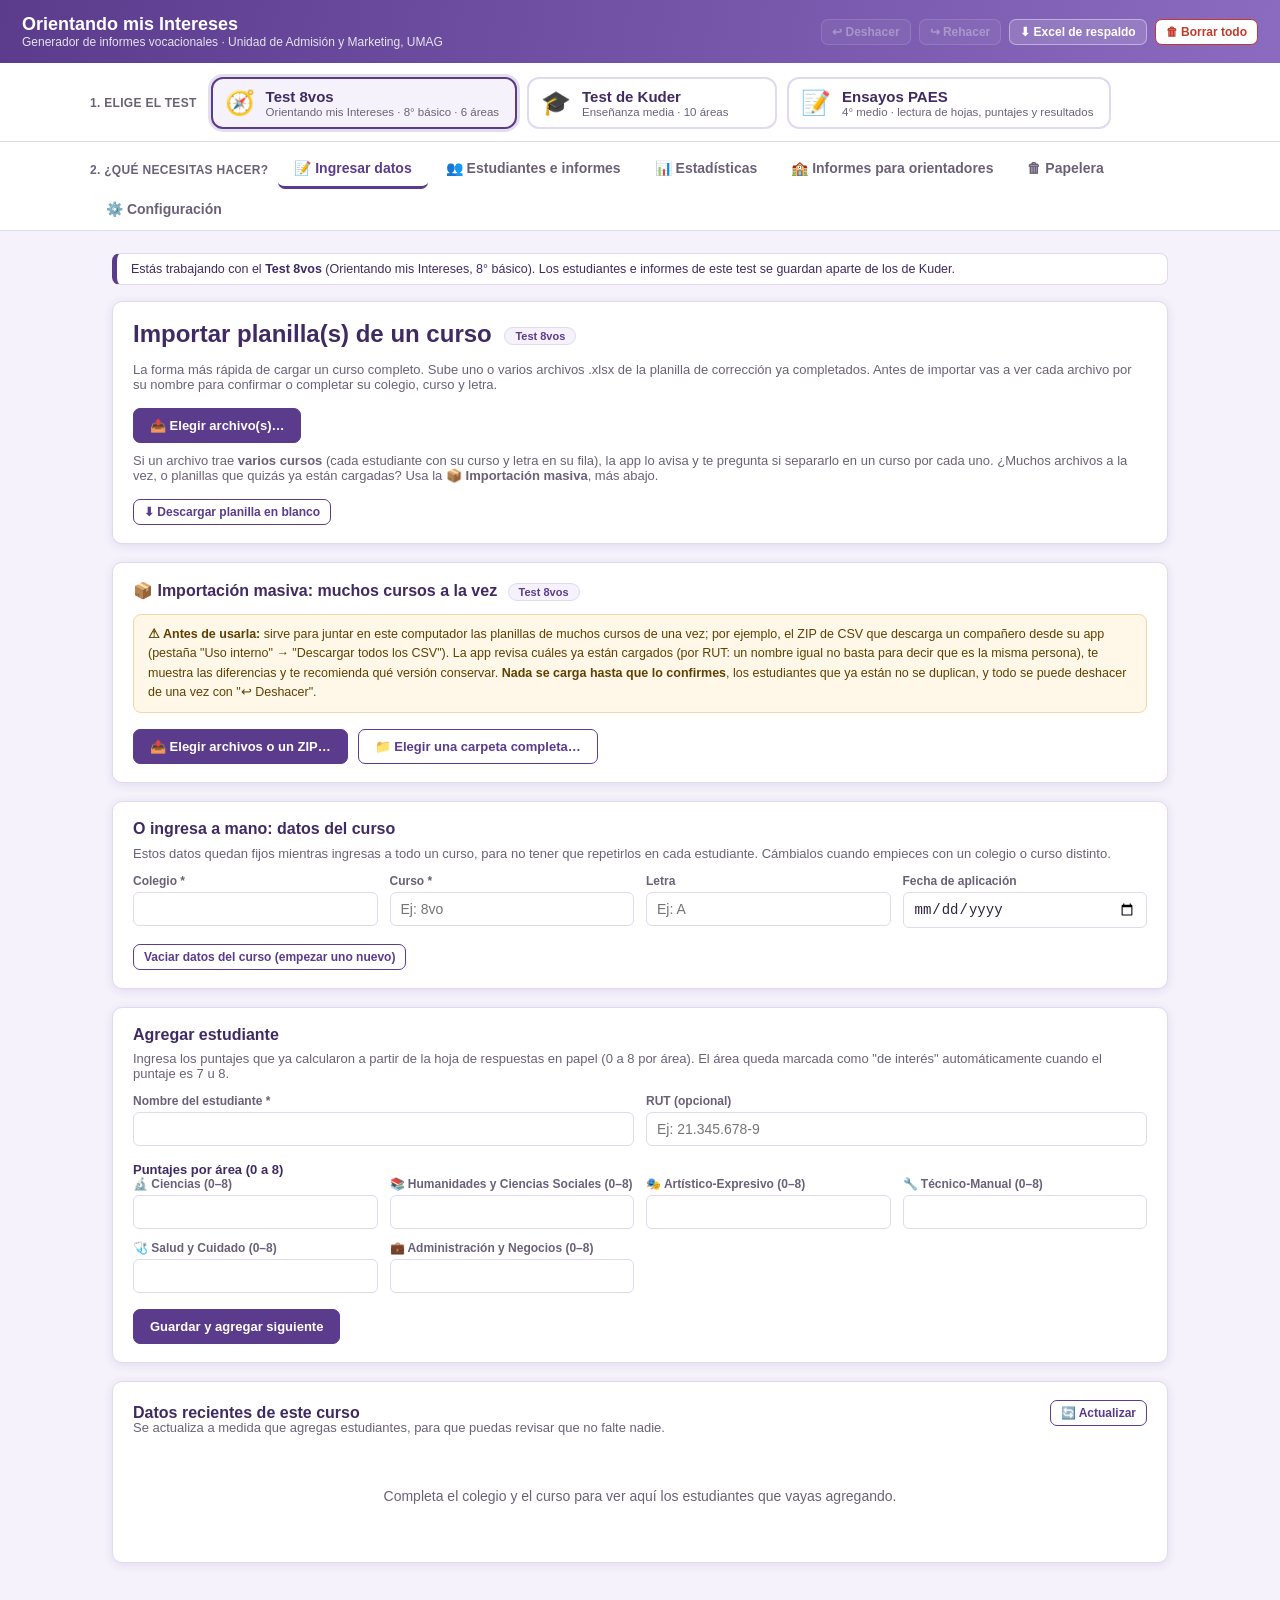
<file: index.html>
<!DOCTYPE html>
<html lang="es-CL">
<head>
<meta charset="UTF-8" />
<meta name="viewport" content="width=device-width, initial-scale=1.0" />
<title>Orientando mis Intereses — Informes</title>
<link rel="stylesheet" href="css/styles.css?v=20261090" />
<link rel="stylesheet" href="css/paes.css?v=20261090" />
</head>
<body class="test-octavo">

  <div class="topbar">
    <div>
      <h1>Orientando mis Intereses</h1>
      <div class="subt">Generador de informes vocacionales · Unidad de Admisión y Marketing, UMAG</div>
    </div>
    <div class="topbar-acciones">
      <button id="btn-deshacer" class="chico" title="Deshacer el último cambio del test elegido">↩ Deshacer</button>
      <button id="btn-rehacer" class="chico" title="Rehacer">↪ Rehacer</button>
      <button id="btn-excel" class="chico" title="Descargar una copia de respaldo en Excel del test elegido">⬇ Excel de respaldo</button>
      <button id="btn-borrar-todo" class="chico peligro" title="Eliminar todos los datos guardados del test elegido">🗑 Borrar todo</button>
    </div>
  </div>

  <!-- ===================== SELECTOR DE TEST ===================== -->
  <!-- Lo primero es elegir el test: todas las pestañas de abajo muestran solo los
       datos e informes del test elegido (cada test tiene su propio guardado). -->
  <div class="selector-test">
    <div class="selector-test-inner">
      <div class="selector-test-titulo">1. Elige el test</div>
      <div class="selector-test-opciones">
        <button type="button" class="test-btn" data-test="octavo">
          <span class="test-btn-icono">🧭</span>
          <span class="test-btn-texto"><b>Test 8vos</b><small>Orientando mis Intereses · 8° básico · 6 áreas</small></span>
          <span class="test-btn-conteo" id="conteo-test-octavo"></span>
        </button>
        <button type="button" class="test-btn" data-test="kuder">
          <span class="test-btn-icono">🎓</span>
          <span class="test-btn-texto"><b>Test de Kuder</b><small>Enseñanza media · 10 áreas</small></span>
          <span class="test-btn-conteo" id="conteo-test-kuder"></span>
        </button>
        <!-- módulo aparte (no es un test vocacional): js/paes-app.js. Tiene su propio guardado. -->
        <button type="button" class="test-btn" data-modulo="paes">
          <span class="test-btn-icono">📝</span>
          <span class="test-btn-texto"><b>Ensayos PAES</b><small>4° medio · lectura de hojas, puntajes y resultados</small></span>
          <span class="test-btn-conteo" id="conteo-modulo-paes"></span>
        </button>
      </div>
    </div>
  </div>

  <nav class="tabs">
    <div class="tabs-inner">
      <span class="tabs-paso">2. ¿Qué necesitas hacer?</span>
      <button class="tab-btn activo" data-tab="ingresar">📝 Ingresar datos</button>
      <button class="tab-btn" data-tab="estudiantes">👥 Estudiantes e informes</button>
      <button class="tab-btn" data-tab="correccion" data-solo-test="kuder" title="Tests mal traspasados (no suman 45) pendientes por revisar">🔎 Corrección <span class="tab-conteo" id="conteo-correccion"></span></button>
      <button class="tab-btn" data-tab="estadisticas">📊 Estadísticas</button>
      <button class="tab-btn" data-tab="kuder">🏫 Informes para orientadores</button>
      <button class="tab-btn" data-tab="kuder-interno" data-solo-test="kuder">🔒 Uso interno</button>
      <button class="tab-btn" data-tab="papelera">🗑 Papelera</button>
      <button class="tab-btn" data-tab="configuracion">⚙️ Configuración</button>
    </div>
  </nav>

  <main>

    <!-- aviso fijo de qué test está activo, visible en todas las pestañas -->
    <div class="aviso-test-activo">
      <span data-solo-test="octavo">Estás trabajando con el <b>Test 8vos</b> (Orientando mis Intereses, 8° básico). Los estudiantes e informes de este test se guardan aparte de los de Kuder.</span>
      <span data-solo-test="kuder">Estás trabajando con el <b>Test de Kuder</b> (enseñanza media). Los estudiantes e informes de este test se guardan aparte de los de 8° básico.</span>
    </div>

    <!-- ===================== INGRESAR ===================== -->
    <section id="panel-ingresar" class="panel activo">
      <div class="tarjeta">
        <h2>Importar planilla(s) de un curso <span class="badge-test" data-badge-test></span></h2>
        <p class="ayuda" data-solo-test="octavo">La forma más rápida de cargar un curso completo. Sube uno o varios archivos .xlsx de la planilla de corrección ya completados. Antes de importar vas a ver cada archivo por su nombre para confirmar o completar su colegio, curso y letra.</p>
        <p class="ayuda" data-solo-test="kuder">La forma más rápida de cargar un curso completo. Sube uno o varios archivos CSV/Excel exportados del sistema de Kuder (uno por curso), con los puntajes ya corregidos. Antes de importar vas a ver cada archivo por su nombre para confirmar o completar su colegio, curso y letra (se leen solos del archivo cuando vienen; la letra puede venir en su propia columna "letra" y es opcional), y la <b>revisión de traspaso</b>: qué estudiantes no suman 45 puntos y si vale la pena buscar el error (solo si podría cambiar sus resultados).</p>
        <div class="acciones-form" style="align-items:center; flex-wrap:wrap;">
          <input type="file" id="input-planilla" accept=".xlsx,.xls,.csv" multiple style="display:none;" />
          <button type="button" id="btn-elegir-planilla">📤 Elegir archivo(s)…</button>
          <span id="nombre-archivo-planilla" class="ayuda" style="margin:0;"></span>
        </div>
        <p class="ayuda" style="margin:10px 0 0;">Si un archivo trae <b>varios cursos</b> (cada estudiante con su curso y letra en su fila), la app lo avisa y te pregunta si separarlo en un curso por cada uno. ¿Muchos archivos a la vez, o planillas que quizás ya están cargadas? Usa la <b>📦 Importación masiva</b>, más abajo.</p>
        <div class="acciones-form">
          <a href="assets/Planilla_de_correccion.xlsx" download="Planilla_de_correccion.xlsx" data-solo-test="octavo">
            <button type="button" class="secundario chico">⬇ Descargar planilla en blanco</button>
          </a>
          <button type="button" id="btn-planilla-kuder" class="secundario chico" data-solo-test="kuder">⬇ Descargar planilla en blanco (Kuder)</button>
        </div>
      </div>

      <div class="tarjeta" id="tarjeta-masiva">
        <h2 style="font-size:16px;">📦 Importación masiva: muchos cursos a la vez <span class="badge-test" data-badge-test></span></h2>
        <div class="aviso-masiva">
          <b>⚠ Antes de usarla:</b> sirve para juntar en este computador las planillas de muchos cursos de una vez; por ejemplo, el ZIP de CSV que descarga un compañero desde su app (pestaña "Uso interno" → "Descargar todos los CSV"). La app revisa cuáles ya están cargados (por RUT: un nombre igual no basta para decir que es la misma persona), te muestra las diferencias y te recomienda qué versión conservar. <b>Nada se carga hasta que lo confirmes</b>, los estudiantes que ya están no se duplican, y todo se puede deshacer de una vez con "↩ Deshacer".
        </div>
        <div class="acciones-form" style="align-items:center; flex-wrap:wrap;">
          <input type="file" id="masiva-input" accept=".csv,.xlsx,.xls,.zip" multiple style="display:none;" />
          <input type="file" id="masiva-input-carpeta" webkitdirectory directory multiple style="display:none;" />
          <button type="button" id="masiva-btn-archivos">📤 Elegir archivos o un ZIP…</button>
          <button type="button" id="masiva-btn-carpeta" class="secundario">📁 Elegir una carpeta completa…</button>
        </div>
        <div id="masiva-aviso-final" class="masiva-aviso-final"></div>
        <div id="masiva-revision"></div>
      </div>

      <div class="tarjeta">
        <h2 style="font-size:16px;">O ingresa a mano: datos del curso</h2>
        <p class="ayuda">Estos datos quedan fijos mientras ingresas a todo un curso, para no tener que repetirlos en cada estudiante. Cámbialos cuando empieces con un colegio o curso distinto.</p>
        <div class="grid-form">
          <div>
            <label>Colegio *</label>
            <input type="text" id="curso-colegio" />
          </div>
          <div>
            <label>Curso *</label>
            <input type="text" id="curso-curso" placeholder="Ej: 8vo" />
          </div>
          <div>
            <label>Letra</label>
            <input type="text" id="curso-letra" maxlength="2" placeholder="Ej: A" />
          </div>
          <div>
            <label>Fecha de aplicación</label>
            <input type="date" id="curso-fecha" />
          </div>
        </div>
        <div class="acciones-form">
          <button type="button" id="btn-vaciar-curso" class="secundario chico">Vaciar datos del curso (empezar uno nuevo)</button>
        </div>
      </div>

      <div class="tarjeta">
        <h2 id="titulo-form" style="font-size:16px;">Agregar estudiante</h2>
        <p class="ayuda" data-solo-test="octavo">Ingresa los puntajes que ya calcularon a partir de la hoja de respuestas en papel (0 a 8 por área). El área queda marcada como "de interés" automáticamente cuando el puntaje es 7 u 8.</p>
        <p class="ayuda" data-solo-test="kuder">Ingresa los puntajes ya corregidos de cada área (0 a 9 por área; las 10 áreas de un estudiante suman 45). El área queda marcada como "de interés" automáticamente cuando el puntaje es 7 o más.</p>
        <form id="form-estudiante">
          <div class="grid-form">
            <div class="campo-ancho">
              <label>Nombre del estudiante *</label>
              <input type="text" name="nombre" required />
            </div>
            <div class="campo-ancho">
              <label>RUT (opcional)</label>
              <input type="text" name="rut" placeholder="Ej: 21.345.678-9" />
            </div>
          </div>

          <div class="puntajes-titulo" id="puntajes-titulo">Puntajes por área (0 a 8)</div>
          <div class="grid-form" id="campos-puntajes"></div>
          <div id="suma-puntajes" class="suma-puntajes" data-solo-test="kuder"></div>

          <div class="acciones-form">
            <button type="submit" id="btn-guardar">Guardar y agregar siguiente</button>
            <button type="button" id="btn-cancelar-edicion" class="secundario" style="display:none;">Cancelar edición</button>
          </div>
        </form>
      </div>

      <div class="tarjeta">
        <div style="display:flex; align-items:center; justify-content:space-between; gap:10px;">
          <h2 style="font-size:16px; margin:0;">Datos recientes de este curso</h2>
          <button type="button" id="btn-actualizar-recientes" class="chico secundario" title="Actualizar esta lista manualmente">🔄 Actualizar</button>
        </div>
        <p class="ayuda">Se actualiza a medida que agregas estudiantes, para que puedas revisar que no falte nadie.</p>
        <div id="datos-recientes"></div>
      </div>
    </section>

    <!-- ===================== ESTUDIANTES ===================== -->
    <section id="panel-estudiantes" class="panel">
      <div class="tarjeta">
        <h2>Estudiantes e informes <span class="badge-test" data-badge-test></span></h2>
        <p class="ayuda" data-solo-test="octavo">Haz clic en un colegio y luego en un curso para ver a sus estudiantes. Puedes descargar el informe de cada estudiante en PDF, o todos los de un curso juntos en un ZIP (numerados en orden alfabético, igual que en la carpeta).</p>
        <p class="ayuda" data-solo-test="kuder">Haz clic en un colegio y luego en un curso para ver a sus estudiantes. Puedes descargar el informe individual de cada estudiante en PDF, todos los de un curso juntos en un ZIP (numerados en orden alfabético, igual que en la carpeta), o el informe grupal del curso para el orientador.</p>
        <div class="filtros">
          <div>
            <label>Colegio</label>
            <select id="f-colegio"></select>
          </div>
          <div>
            <label>Curso</label>
            <select id="f-curso"></select>
          </div>
          <div>
            <label>Letra</label>
            <select id="f-letra"></select>
          </div>
          <div>
            <label>Buscar por nombre</label>
            <input type="text" id="f-nombre" placeholder="Escribe un nombre..." />
          </div>
          <div style="margin-left:auto; display:flex; align-items:center; gap:10px;">
            <span id="conteo-filtrados" style="font-size:12px; color:#6a6178;"></span>
            <button id="btn-descarga-masiva" title="Un ZIP por colegio, con una carpeta por curso">⬇ Descargar todos los cursos</button>
          </div>
        </div>
        <div id="resumen-traspaso" data-solo-test="kuder"></div>
        <div id="grupos-estudiantes"></div>
      </div>

      <!-- archivo para "📥 Añadir un curso desde CSV" (botón dentro de cada colegio) -->
      <input type="file" id="input-csv-curso" accept=".csv,.xlsx,.xls" style="display:none;" />

      <div class="tarjeta" id="tarjeta-carpetas">
        <div class="carpetas-encabezado">
          <div>
            <h2 style="font-size:16px; margin:0;">🗂 Editar carpetas: colegios y cursos <span class="badge-test" data-badge-test></span></h2>
            <p class="ayuda" style="margin:4px 0 0;">Fusiona carpetas duplicadas (por ejemplo, un colegio escrito con y sin tilde), cambia nombres de colegios, cursos y estudiantes, y deja todos los cursos con el mismo formato.</p>
          </div>
          <button type="button" id="btn-abrir-carpetas" class="secundario">✏️ Editar carpetas</button>
        </div>
        <div id="editor-carpetas" style="display:none;"></div>
      </div>
    </section>

    <!-- ===================== CORRECCIÓN (solo Kuder) ===================== -->
    <section id="panel-correccion" class="panel">
      <div class="tarjeta">
        <h2>Corrección de tests mal traspasados <span class="badge-test" data-badge-test></span></h2>
        <div class="subtabs">
          <button type="button" class="subtab-btn" data-sub="pendientes">🔎 Pendientes <span class="tab-conteo" id="conteo-sub-pendientes"></span></button>
          <button type="button" class="subtab-btn" data-sub="recientes">🕘 Recién corregidos</button>
        </div>
        <div id="sub-pendientes" class="subpanel">
        <p class="ayuda">En el Test de Kuder las 10 áreas de cada estudiante deben sumar 45 puntos. Aquí están todos los estudiantes cargados que no suman 45, por colegio y curso (con su número de lista). Con su hoja de respuestas a mano, para cada uno puedes:</p>
        <ul class="ayuda correccion-ayuda">
          <li><b>✏️ Corregir</b> sus puntajes: se abre el panel justo debajo, con la suma en vivo. Al guardar, si ya suma 45 sale de esta lista.</li>
          <li><b>✓ Dejar así</b>, si lo revisaste y el puntaje queda como está (por ejemplo, porque el punto que falta o sobra no cambia sus resultados): deja de aparecer como pendiente y su informe sale sin la marca "(44 de 45)".</li>
        </ul>
        <div class="filtros">
          <div>
            <label>Colegio</label>
            <select id="c-colegio"></select>
          </div>
          <div>
            <label>Mostrar</label>
            <select id="c-tipo">
              <option value="">Todos los pendientes</option>
              <option value="afecta">⚠ Solo los que deben revisarse</option>
              <option value="sin-efecto">ℹ️ Solo los que no necesitan revisión</option>
            </select>
          </div>
          <div>
            <label>Buscar por nombre</label>
            <input type="text" id="c-nombre" placeholder="Escribe un nombre..." />
          </div>
        </div>
        <div id="resumen-correccion"></div>
        <div id="lista-correccion"></div>
        </div>
        <div id="sub-recientes" class="subpanel">
          <p class="ayuda">Los últimos 10 estudiantes que corregiste (sus puntajes ya suman 45) o marcaste con <b>✓ Dejar así</b>, del más reciente al más antiguo. Si te equivocaste con alguno, arréglalo aquí mismo: <b>✏️ Modificar</b> abre sus puntajes justo debajo, y <b>↩ Volver a pendiente</b> deshace el "Dejar así".</p>
          <div id="lista-recientes"></div>
          <div id="dejados-correccion"></div>
        </div>
      </div>
    </section>

    <!-- ===================== PAPELERA ===================== -->
    <section id="panel-papelera" class="panel">
      <div class="tarjeta">
        <h2>Papelera <span class="badge-test" data-badge-test></span></h2>
        <p class="ayuda">Los estudiantes eliminados quedan aquí hasta que los restaures o los borres para siempre.</p>
        <div class="filtros">
          <div>
            <label>Colegio</label>
            <select id="p-colegio"></select>
          </div>
          <div>
            <label>Curso</label>
            <select id="p-curso"></select>
          </div>
          <div class="campo-ancho">
            <label>Buscar por nombre</label>
            <input type="text" id="p-nombre" placeholder="Escribe un nombre..." />
          </div>
          <div style="margin-left:auto;">
            <button id="btn-vaciar-papelera" class="peligro">Vaciar papelera</button>
          </div>
        </div>
        <div id="lista-papelera"></div>
      </div>
    </section>

    <!-- ===================== ESTADÍSTICAS ===================== -->
    <section id="panel-estadisticas" class="panel">
      <div class="tarjeta">
        <h2>Estadísticas <span class="badge-test" data-badge-test></span></h2>
        <div class="stats-grid">
          <div class="stat-card"><div class="num" id="stat-total">0</div><div class="lbl">Estudiantes cargados</div></div>
          <div class="stat-card"><div class="num" id="stat-informes">0</div><div class="lbl">Informes generados</div></div>
          <div class="stat-card"><div class="num" id="stat-con-area">0</div><div class="lbl">Con área de interés</div></div>
          <div class="stat-card"><div class="num" id="stat-sin-area">0</div><div class="lbl">Sin área destacada</div></div>
          <div class="stat-card"><div class="num" id="stat-colegios">0</div><div class="lbl">Colegios distintos</div></div>
          <div class="stat-card"><div class="num" id="stat-cursos">0</div><div class="lbl">Cursos evaluados</div></div>
          <div class="stat-card" data-solo-test="kuder"><div class="num" id="stat-traspaso">0</div><div class="lbl" id="stat-traspaso-lbl">Tests mal traspasados (no suman 45)</div></div>
        </div>
        <h2 style="font-size:16px;">Estudiantes por área de interés</h2>
        <div id="barras-areas"></div>
      </div>

      <div class="tarjeta">
        <h2 style="font-size:16px;">Colegios que más solicitan el test</h2>
        <p class="ayuda">Ordenados por estudiantes evaluados (a igual cantidad, por cursos evaluados). "%": del total de estudiantes. "Cursos": cuántos cursos se evaluaron en cada colegio (dato complementario, no cambia el orden).</p>
        <div id="desglose-colegio"></div>
      </div>

      <div class="tarjeta">
        <h2 style="font-size:16px;">Estudiantes evaluados por nivel</h2>
        <p class="ayuda">Todos los cursos de un mismo nivel juntos (todos los primeros, todos los segundos…), sin separar por letra.</p>
        <div id="desglose-nivel"></div>
      </div>

      <div class="tarjeta">
        <h2 style="font-size:16px;">Desglose por fecha de aplicación</h2>
        <div id="desglose-fecha"></div>
      </div>
    </section>

    <!-- ===================== KUDER: INFORMES PARA ORIENTADORES ===================== -->
    <section id="panel-kuder" class="panel">
      <div class="tarjeta">
        <h2>Informes para orientadores <span class="badge-test" data-badge-test></span></h2>
        <p class="ayuda" data-solo-test="kuder">Informe grupal dirigido a los orientadores del colegio (no a los estudiantes): cuántos estudiantes tienen cada área como interés (puntaje 7 o más), la lista del curso y las carreras UMAG y otras carreras asociadas. Elige cursos que ya están cargados en la app (se usan sus datos de ahora, con todas las correcciones) o sube archivos Excel/CSV; hasta 12 cursos juntos. Con varios cursos puedes generar un informe global que los suma, o un informe separado por cada curso. Cada curso de la lista tiene su ✕ para quitarlo.</p>
        <p class="ayuda" data-solo-test="octavo">Informe grupal dirigido a los orientadores del colegio (no a los estudiantes): cuántos estudiantes tienen cada una de las 6 áreas como interés (7 u 8 puntos), la lista del curso y las carreras UMAG y otras carreras asociadas. Elige cursos que ya están cargados en la app (se usan sus datos de ahora, con todas las correcciones) o sube planillas de corrección (.xlsx); hasta 12 cursos juntos. Con varios cursos puedes generar un informe global que los suma, o un informe separado por cada curso. Cada curso de la lista tiene su ✕ para quitarlo.</p>
        <div class="acciones-form" style="align-items:center;">
          <input type="file" id="kuder-input-planilla" accept=".xlsx,.xls,.csv" multiple style="display:none;" />
          <button type="button" id="kuder-btn-elegir-cursos">📚 Elegir cursos de la app…</button>
          <button type="button" id="kuder-btn-elegir-planilla" class="secundario">📤 Subir archivo(s)…</button>
        </div>
      </div>

      <div class="tarjeta" id="kuder-revision" style="display:none;">
        <h2 style="font-size:16px;">Cursos para el informe</h2>
        <p class="ayuda">Revisa el colegio y el curso de cada uno (se pueden corregir para el informe), desmarca la casilla de los que no quieras incluir o quítalos con su ✕. Puedes seguir agregando cursos con los botones de arriba. Con 2 o más cursos marcados, "Generar informe global" los suma en un solo PDF; "Generar por curso" entrega un PDF separado por cada uno, juntos en un ZIP.</p>
        <div id="kuder-lista-archivos" class="lista-importar-archivos"></div>
        <div class="grid-form" style="margin-top:12px;">
          <div>
            <label>Fecha de aplicación (opcional)</label>
            <input type="date" id="kuder-rev-fecha" />
          </div>
        </div>
        <div id="kuder-rev-avisos"></div>
        <div class="acciones-form">
          <button type="button" id="kuder-btn-generar">📄 Generar informe PDF</button>
          <button type="button" id="kuder-btn-generar-por-curso" class="secundario">📦 Generar por curso (ZIP)</button>
          <button type="button" id="kuder-btn-cancelar-revision" class="secundario">✕ Quitar todos</button>
        </div>
      </div>
    </section>

    <!-- ===================== KUDER: INFORME INTERNO (Admisión y Marketing) ===================== -->
    <section id="panel-kuder-interno" class="panel">
      <div class="tarjeta">
        <h2>Informe global para la Unidad de Admisión y Marketing <span class="badge-test" data-badge-test></span></h2>
        <p class="ayuda">Uso interno de la unidad — no está pensado para orientadores ni estudiantes. Elige los cursos ya cargados en la app (con sus correcciones, sin descargar sus CSV) y/o sube archivos Excel/CSV de las aplicaciones del Test de Kuder (uno por curso), sin límite: uno a uno, varios a la vez o una carpeta completa (con sus subcarpetas; lo que no sea planilla se ignora). Cada curso de la lista tiene su ✕ para quitarlo. Arma un informe consolidado: una primera hoja ejecutiva y, desde la segunda, el detalle: qué colegios y niveles (2°, 4°, etc.) solicitan el test, los niveles evaluados y las 3 áreas de interés más frecuentes de cada colegio, y las carreras UMAG de cada área junto con carreras que la universidad podría incorporar a futuro. Sin límite de páginas — es un documento de uso interno.</p>
        <div class="acciones-form" style="align-items:center;">
          <input type="file" id="kuder-interno-input-planilla" accept=".xlsx,.xls,.csv" multiple style="display:none;" />
          <input type="file" id="kuder-interno-input-carpeta" webkitdirectory directory multiple style="display:none;" />
          <button type="button" id="kuder-interno-btn-elegir-cursos">📚 Elegir cursos de la app…</button>
          <button type="button" id="kuder-interno-btn-elegir-planilla" class="secundario">📤 Subir archivo(s)…</button>
          <button type="button" id="kuder-interno-btn-elegir-carpeta" class="secundario">📁 Subir una carpeta completa…</button>
        </div>
      </div>

      <div class="tarjeta">
        <h2 style="font-size:16px;">📥 CSV de los cursos cargados en la app</h2>
        <p class="ayuda">Para pasar los cursos a otro computador. La app no guarda los archivos que subes: solo los lee. Este botón arma de nuevo un CSV por curso con los datos que hay ahora en la app —incluidas las correcciones de puntajes y nombres— en el mismo formato del prellenado de Kuder (mismas columnas, en el mismo orden, separadas por punto y coma). En el otro computador se cargan todos juntos con "📦 Importación masiva" (pestaña "Ingresar datos"). Para el informe de esta pestaña ya no hace falta: usa "📚 Elegir cursos de la app". Las columnas "contacto" y "nacimiento" solo traen datos en los cursos importados desde esta versión.</p>
        <p class="ayuda" id="kuder-interno-csv-resumen" style="margin-top:0;"></p>
        <button type="button" id="kuder-interno-btn-csv">⬇ Descargar todos los CSV (ZIP)</button>
      </div>

      <div class="tarjeta" id="kuder-interno-revision" style="display:none;">
        <h2 style="font-size:16px;">Cursos para el informe interno</h2>
        <p class="ayuda" id="kuder-interno-rev-resumen"></p>
        <div id="kuder-interno-lista-archivos" class="lista-importar-archivos"></div>

        <div style="margin-top:14px;">
          <label style="margin-bottom:2px;">Período que abarca el informe (opcional)</label>
          <p class="ayuda" style="margin:0 0 8px;">Completa solo lo que quieras indicar — por ejemplo, mes y año sin el día. Si dejas todo en blanco, el informe no muestra período.</p>
          <div class="grid-form">
            <div>
              <label>Día</label>
              <input type="number" id="kuder-interno-periodo-dia" min="1" max="31" placeholder="Ej: 15" />
            </div>
            <div>
              <label>Mes</label>
              <select id="kuder-interno-periodo-mes">
                <option value="">—</option>
                <option value="1">Enero</option>
                <option value="2">Febrero</option>
                <option value="3">Marzo</option>
                <option value="4">Abril</option>
                <option value="5">Mayo</option>
                <option value="6">Junio</option>
                <option value="7">Julio</option>
                <option value="8">Agosto</option>
                <option value="9">Septiembre</option>
                <option value="10">Octubre</option>
                <option value="11">Noviembre</option>
                <option value="12">Diciembre</option>
              </select>
            </div>
            <div>
              <label>Año</label>
              <input type="number" id="kuder-interno-periodo-anio" min="2000" max="2100" placeholder="Ej: 2026" />
            </div>
          </div>
        </div>

        <div id="kuder-interno-rev-avisos"></div>
        <div class="acciones-form">
          <button type="button" id="kuder-interno-btn-generar">📄 Generar informe global PDF</button>
          <button type="button" id="kuder-interno-btn-cancelar-revision" class="secundario">✕ Quitar todos</button>
        </div>
      </div>
    </section>

    <!-- ===================== CONFIGURACIÓN (solo del test elegido) ===================== -->
    <section id="panel-configuracion" class="panel">
      <div class="tarjeta">
        <h2>⚙️ Configuración <span class="badge-test" data-badge-test></span></h2>
        <p class="ayuda" style="margin-bottom:0;">Todo lo que hagas aquí se aplica solo al <b data-badge-test></b>. Los datos de los otros módulos no se tocan.</p>
      </div>

      <div class="tarjeta" data-solo-test="kuder">
        <h2 style="font-size:16px;">💾 Respaldo de los datos cargados</h2>
        <p class="ayuda">Descarga los dos archivos y guárdalos juntos en una carpeta. Con los <b>CSV</b> (uno por curso) puedes volver a cargar los cursos más adelante («Ingresar datos» → «📦 Importación masiva») y generar de nuevo cualquier informe. El <b>informe de datos cargados</b> (PDF) responde de un vistazo cuántos estudiantes se evaluaron, de qué colegios y cuántos por colegio, con la fecha en que se exportó.</p>
        <p class="ayuda" id="config-resumen-kuder" style="margin-top:0;"></p>
        <div class="acciones-form">
          <button type="button" id="config-btn-csv">⬇ Respaldar CSV (ZIP)</button>
          <button type="button" id="config-btn-informe-datos" class="secundario">📄 Descargar informe de datos cargados</button>
        </div>
      </div>

      <div class="tarjeta" data-solo-test="kuder">
        <h2 style="font-size:16px;">✓ Tests mal traspasados</h2>
        <p class="ayuda" id="config-revisados-texto"></p>
        <div class="acciones-form">
          <button type="button" id="config-btn-revisados" class="exito">✓ Marcar todos los test como revisados y correctos</button>
        </div>
      </div>

      <div class="tarjeta config-peligro">
        <h2 style="font-size:16px;">🗑 Eliminar todos los datos</h2>
        <p class="ayuda">Borra todos los estudiantes del <b data-badge-test></b> guardados en este navegador, incluida su papelera, y los datos del curso que estabas ingresando. Los otros módulos no se tocan. Antes de hacerlo, descarga el respaldo.</p>
        <div class="acciones-form">
          <button type="button" id="config-btn-eliminar" class="peligro">🗑 Eliminar todos los datos</button>
        </div>
      </div>
    </section>

    <!-- ===================== ENSAYOS PAES ===================== -->
    <!-- módulo aparte de los test: se muestra al elegir «Ensayos PAES» arriba y lo dibuja js/paes-app.js -->
    <section id="modulo-paes"></section>

    <!-- espacio que evita que la pantalla salte al cerrar un panel de edición cerca del final (ver js/app.js: mantenerAlturaPagina) -->
    <div id="espaciador-final" aria-hidden="true"></div>
  </main>

  <div id="toast"></div>
  <div id="render-offscreen"></div>

  <!-- ===================== MODAL DE CONFIRMACIÓN ===================== -->
  <div id="modal-confirmacion" class="modal-overlay" style="display:none;">
    <div class="modal-caja">
      <h3 id="modal-titulo">¿Confirmar?</h3>
      <p id="modal-texto"></p>
      <div class="modal-acciones">
        <button type="button" id="modal-btn-cancelar" class="secundario">Cancelar</button>
        <button type="button" id="modal-btn-confirmar" class="peligro">Confirmar</button>
      </div>
    </div>
  </div>

  <!-- ===================== MODAL: ELIMINAR TODO (hay que escribir ELIMINAR) ===================== -->
  <div id="modal-eliminar" class="modal-overlay" style="display:none;">
    <div class="modal-caja">
      <h3 id="modal-eliminar-titulo">Eliminar todos los datos</h3>
      <p id="modal-eliminar-texto"></p>
      <label for="modal-eliminar-palabra">Para confirmar, escribe <b>ELIMINAR</b> en mayúsculas:</label>
      <input type="text" id="modal-eliminar-palabra" autocomplete="off" spellcheck="false" autocapitalize="off" />
      <div class="modal-acciones">
        <button type="button" id="modal-eliminar-cancelar" class="secundario">Cancelar</button>
        <button type="button" id="modal-eliminar-confirmar" class="peligro" disabled>🗑 Eliminar todo</button>
      </div>
    </div>
  </div>

  <!-- ===================== MODAL: ELEGIR ENTRE VARIAS OPCIONES (ej. generar con estudiantes pendientes) ===================== -->
  <div id="modal-opciones" class="modal-overlay" style="display:none;">
    <div class="modal-caja modal-caja--info modal-caja--ancha">
      <h3 id="mo-titulo"></h3>
      <p id="mo-texto"></p>
      <div class="modal-acciones modal-acciones--opciones" id="mo-botones"></div>
    </div>
  </div>

  <!-- ===================== MODAL: VER PDF (vista previa del informe de un estudiante) ===================== -->
  <div id="modal-vista-pdf" class="modal-overlay" style="display:none;">
    <div class="modal-caja modal-caja--info modal-vista-pdf">
      <div class="vista-pdf-encabezado">
        <h3 id="vp-titulo">Informe</h3>
        <div class="vista-pdf-acciones">
          <button type="button" id="vp-descargar" class="chico">⬇ Descargar este PDF</button>
          <button type="button" id="vp-pestana" class="chico secundario">Abrir en pestaña nueva</button>
          <button type="button" id="vp-cerrar" class="chico secundario">✕ Cerrar</button>
        </div>
      </div>
      <div id="vp-aviso" class="vista-pdf-aviso"></div>
      <div id="vp-contenido" class="vista-pdf-contenido"></div>
    </div>
  </div>

  <!-- ===================== MODAL: PREVISUALIZACIÓN DE "DESCARGAR TODOS LOS CURSOS" ===================== -->
  <div id="modal-exportar" class="modal-overlay" style="display:none;">
    <div class="modal-caja modal-caja--info modal-exportar">
      <h3>📦 Revisa lo que se va a descargar</h3>
      <p id="mx-resumen" class="ayuda" style="margin:0 0 12px;"></p>
      <div id="mx-lista"></div>
      <div id="mx-avisos" class="mx-avisos"></div>
      <div class="modal-acciones modal-acciones--opciones">
        <button type="button" id="mx-cancelar" class="secundario">Cancelar</button>
        <button type="button" id="mx-revisar" class="secundario">🔎 Revisar primero los pendientes</button>
        <button type="button" id="mx-exportar">⬇ Exportar</button>
      </div>
    </div>
  </div>

  <!-- ===================== MODAL: NOMBRE DE UN COLEGIO (lápiz ✎ junto al colegio) ===================== -->
  <div id="modal-renombrar-colegio" class="modal-overlay" style="display:none;">
    <div class="modal-caja modal-caja--info">
      <h3>✏️ Cambiar el nombre del colegio</h3>
      <p id="mrc-sub" class="ayuda" style="margin:0 0 12px;"></p>
      <label for="mrc-nombre">Nombre del colegio *</label>
      <input type="text" id="mrc-nombre" autocomplete="off" placeholder="Ej: Liceo Luis Alberto Barrera" />
      <div class="modal-acciones">
        <button type="button" id="mrc-cancelar" class="secundario">Cancelar</button>
        <button type="button" id="mrc-guardar">Guardar</button>
      </div>
    </div>
  </div>

  <!-- ===================== MODAL: CURSO Y LETRA DE UN CURSO (lápiz ✏️ junto al curso) ===================== -->
  <div id="modal-cambiar-curso" class="modal-overlay" style="display:none;">
    <div class="modal-caja modal-caja--info">
      <h3>✏️ Cambiar el curso</h3>
      <p id="mcc-sub" class="ayuda" style="margin:0 0 12px;"></p>
      <div class="grid-form" style="grid-template-columns: 2fr 1fr;">
        <div>
          <label for="mcc-curso">Curso *</label>
          <input type="text" id="mcc-curso" autocomplete="off" />
        </div>
        <div>
          <label for="mcc-letra">Letra</label>
          <input type="text" id="mcc-letra" autocomplete="off" maxlength="3" placeholder="Ej: A" />
        </div>
      </div>
      <div class="modal-acciones">
        <button type="button" id="mcc-cancelar" class="secundario">Cancelar</button>
        <button type="button" id="mcc-guardar">Guardar</button>
      </div>
    </div>
  </div>

  <!-- ===================== MODAL: NOMBRE Y RUT DE UN ESTUDIANTE (lápiz ✎ junto a su nombre) ===================== -->
  <div id="modal-datos-alumno" class="modal-overlay" style="display:none;">
    <div class="modal-caja modal-caja--info">
      <h3>✏️ Editar datos del estudiante</h3>
      <p id="mda-sub" class="ayuda" style="margin:0 0 12px;"></p>
      <div class="grid-form mda-campos">
        <div class="mda-nombre"><label for="mda-nombre">Nombre *</label><input type="text" id="mda-nombre" autocomplete="off" /></div>
        <div><label for="mda-rut">RUT</label><input type="text" id="mda-rut" autocomplete="off" placeholder="Ej: 12.345.678-9" /></div>
      </div>
      <div class="modal-acciones">
        <button type="button" id="mda-cancelar" class="secundario">Cancelar</button>
        <button type="button" id="mda-guardar">Guardar</button>
      </div>
    </div>
  </div>

  <!-- ===================== MODAL: CORRECCIÓN RÁPIDA DE PUNTAJES (ícono ⚠ de un test mal traspasado) ===================== -->
  <div id="modal-puntajes" class="modal-overlay" style="display:none;">
    <div class="modal-caja modal-caja--info modal-caja--ancha">
      <h3 id="mp-titulo">Corregir puntajes</h3>
      <p id="mp-sub" style="margin-bottom:12px;"></p>
      <div class="grid-form" id="mp-campos"></div>
      <div id="mp-suma" class="suma-puntajes"></div>
      <p class="ayuda" style="margin:10px 0 0;">Al guardar se recalculan sus áreas de interés y su informe sale con los puntajes corregidos.</p>
      <div class="modal-acciones">
        <button type="button" id="mp-cancelar" class="secundario">Cancelar</button>
        <button type="button" id="mp-guardar-descargar" class="secundario">Guardar y descargar su informe</button>
        <button type="button" id="mp-dejar" class="exito" title="Guarda lo escrito y deja sus puntajes así aunque no sumen 45: deja de aparecer como pendiente">✓ Dejar así</button>
        <button type="button" id="mp-guardar">Guardar</button>
      </div>
    </div>
  </div>

  <!-- ===================== MODAL: COLEGIO/CURSO/LETRA DE CADA ARCHIVO AL IMPORTAR ===================== -->
  <div id="modal-importar" class="modal-overlay" style="display:none;">
    <div class="modal-caja modal-caja--info modal-caja--ancha">
      <h3>Confirma colegio, curso y letra <span class="badge-test" data-badge-test></span></h3>
      <p style="margin-bottom:14px;">Revisa cada archivo por su nombre y completa o corrige su colegio, curso y letra antes de importar.</p>
      <div id="lista-importar-archivos" class="lista-importar-archivos"></div>
      <div id="modal-imp-eleccion" class="modal-imp-eleccion"></div>
      <div class="modal-acciones modal-acciones--opciones">
        <button type="button" id="modal-imp-btn-cancelar" class="secundario">Cancelar</button>
        <button type="button" id="modal-imp-btn-continuar" class="secundario">Importar</button>
        <button type="button" id="modal-imp-btn-descargar" data-solo-test="kuder">📦 Cargar y descargar la carpeta del curso</button>
      </div>
    </div>
  </div>

  <!-- ===================== MODAL: ELEGIR CURSOS DE LA APP (informes para orientadores, uso interno) ===================== -->
  <div id="modal-selector-cursos" class="modal-overlay" style="display:none;">
    <div class="modal-caja modal-caja--info modal-caja--ancha modal-selector-cursos">
      <h3 id="sc-titulo">📚 Elige cursos cargados en la app</h3>
      <p id="sc-ayuda" class="ayuda" style="margin:0 0 10px;"></p>
      <div class="filtros" style="margin-bottom:8px;">
        <div><label for="sc-colegio">Colegio</label><select id="sc-colegio"></select></div>
        <div style="flex:1;"><label for="sc-buscar">Buscar</label><input type="text" id="sc-buscar" placeholder="Colegio o curso…" autocomplete="off" /></div>
      </div>
      <div class="sc-rapidas">
        <button type="button" id="sc-todos" class="chico secundario">☑ Marcar todos los visibles</button>
        <button type="button" id="sc-ninguno" class="chico secundario">Desmarcar todos</button>
      </div>
      <div id="sc-lista" class="sc-lista"></div>
      <div class="modal-acciones sc-pie">
        <span id="sc-resumen" class="sc-resumen"></span>
        <button type="button" id="sc-cancelar" class="secundario">Cancelar</button>
        <button type="button" id="sc-agregar">Agregar cursos</button>
      </div>
    </div>
  </div>

  <!-- ===================== MODAL: AÑADIR UN CURSO DESDE CSV (dentro de un colegio) ===================== -->
  <div id="modal-curso-csv" class="modal-overlay" style="display:none;">
    <div class="modal-caja modal-caja--info modal-caja--ancha">
      <h3 id="mcc-titulo">📥 Añadir un curso desde CSV</h3>
      <p id="mcc-archivo" class="ayuda" style="margin:0 0 10px;"></p>
      <div class="grid-form mcc-campos">
        <div><label for="mcc-colegio">Colegio</label><input type="text" id="mcc-colegio" disabled /></div>
        <div><label for="mcc-curso">Curso *</label><input type="text" id="mcc-curso" autocomplete="off" /></div>
        <div><label for="mcc-letra">Letra</label><input type="text" id="mcc-letra" maxlength="2" autocomplete="off" placeholder="Ej: A" /></div>
      </div>
      <div id="mcc-detalle"></div>
      <label class="mcc-actualizar" id="mcc-actualizar-wrap"><input type="checkbox" id="mcc-actualizar" /> <span></span></label>
      <p class="ayuda" style="margin:10px 0 0;">Se puede deshacer con "↩ Deshacer" arriba.</p>
      <div class="modal-acciones">
        <button type="button" id="mcc-cancelar" class="secundario">Cancelar</button>
        <button type="button" id="mcc-aceptar">📥 Crear el curso</button>
      </div>
    </div>
  </div>

  <!-- ===================== MODAL: FUSIONAR CARPETAS (editar carpetas) ===================== -->
  <div id="modal-fusionar" class="modal-overlay" style="display:none;">
    <div class="modal-caja modal-caja--info modal-caja--ancha">
      <h3 id="mf-titulo">🔗 Fusionar carpetas</h3>
      <p id="mf-texto" style="margin-bottom:12px;"></p>
      <label>¿Con qué nombre queda?</label>
      <div id="mf-opciones" class="mf-opciones"></div>
      <p class="ayuda" style="margin:10px 0 0;">Se puede deshacer con "↩ Deshacer" arriba.</p>
      <div class="modal-acciones">
        <button type="button" id="mf-cancelar" class="secundario">Cancelar</button>
        <button type="button" id="mf-fusionar">🔗 Fusionar</button>
      </div>
    </div>
  </div>

  <!-- librerías locales (sin depender de internet) -->
  <script src="vendor/jszip.min.js"></script>
  <script src="vendor/html2canvas.min.js"></script>
  <script src="vendor/jspdf.min.js"></script>

  <script src="vendor/xlsx.min.js"></script>

  <!-- el "?v=..." de cada archivo obliga al navegador a bajar la versión nueva después de
       cada actualización (si no, puede mezclar archivos nuevos con otros guardados en
       caché y la app deja de funcionar); se cambia cada vez que se publica una versión -->
  <!-- datos de cada test (van primero: js/store.js arma un guardado por test) -->
  <script src="js/data.js?v=20261090"></script>
  <script src="js/icons.js?v=20261090"></script>
  <script src="js/kuder-data.js?v=20261090"></script>
  <script src="js/kuder-icons.js?v=20261090"></script>
  <script src="js/cursos.js?v=20261090"></script>
  <script src="js/logo.js?v=20261090"></script>
  <script src="js/store.js?v=20261090"></script>

  <!-- informes: 8° básico (individual) y Kuder (grupal para orientadores e individual) -->
  <script src="js/report.js?v=20261090"></script>
  <script src="js/excel.js?v=20261090"></script>
  <script src="js/kuder.js?v=20261090"></script>
  <script src="js/kuder-report.js?v=20261090"></script>
  <script src="js/kuder-individual-report.js?v=20261090"></script>

  <!-- interfaz común (selector de test, pestañas, formularios) -->
  <script src="js/app.js?v=20261090"></script>
  <!-- elegir cursos de la app, editar carpetas e importación masiva -->
  <script src="js/selector-cursos.js?v=20261090"></script>
  <script src="js/carpetas.js?v=20261090"></script>
  <script src="js/importacion-masiva.js?v=20261090"></script>
  <script src="js/anadir-curso-csv.js?v=20261090"></script>

  <!-- informe interno de Kuder (Admisión y Marketing) — reutiliza el lector de
       planillas de js/kuder.js y varias utilidades genéricas de js/kuder-report.js -->
  <script src="js/kuder-internal-data.js?v=20261090"></script>
  <script src="js/kuder-internal-report.js?v=20261090"></script>
  <script src="js/kuder-internal.js?v=20261090"></script>

  <!-- módulo Ensayos PAES: plantilla de la hoja, lector de hojas, reglas (RUT, vinculación,
       corrección y puntaje), guardado propio, lectura de PDF, Excel y pantalla. El lector
       de PDF (vendor/pdfjs) se carga solo cuando se sube el primer archivo. -->
  <script src="js/paes-plantillas.js?v=20261090"></script>
  <script src="js/paes-lector.js?v=20261090"></script>
  <script src="js/paes-logica.js?v=20261090"></script>
  <script src="js/paes-db.js?v=20261090"></script>
  <script src="js/paes-pdf.js?v=20261090"></script>
  <script src="js/paes-excel.js?v=20261090"></script>
  <script src="js/paes-informe.js?v=20261090"></script>
  <script src="js/paes-app.js?v=20261090"></script>
</body>
</html>
</file>
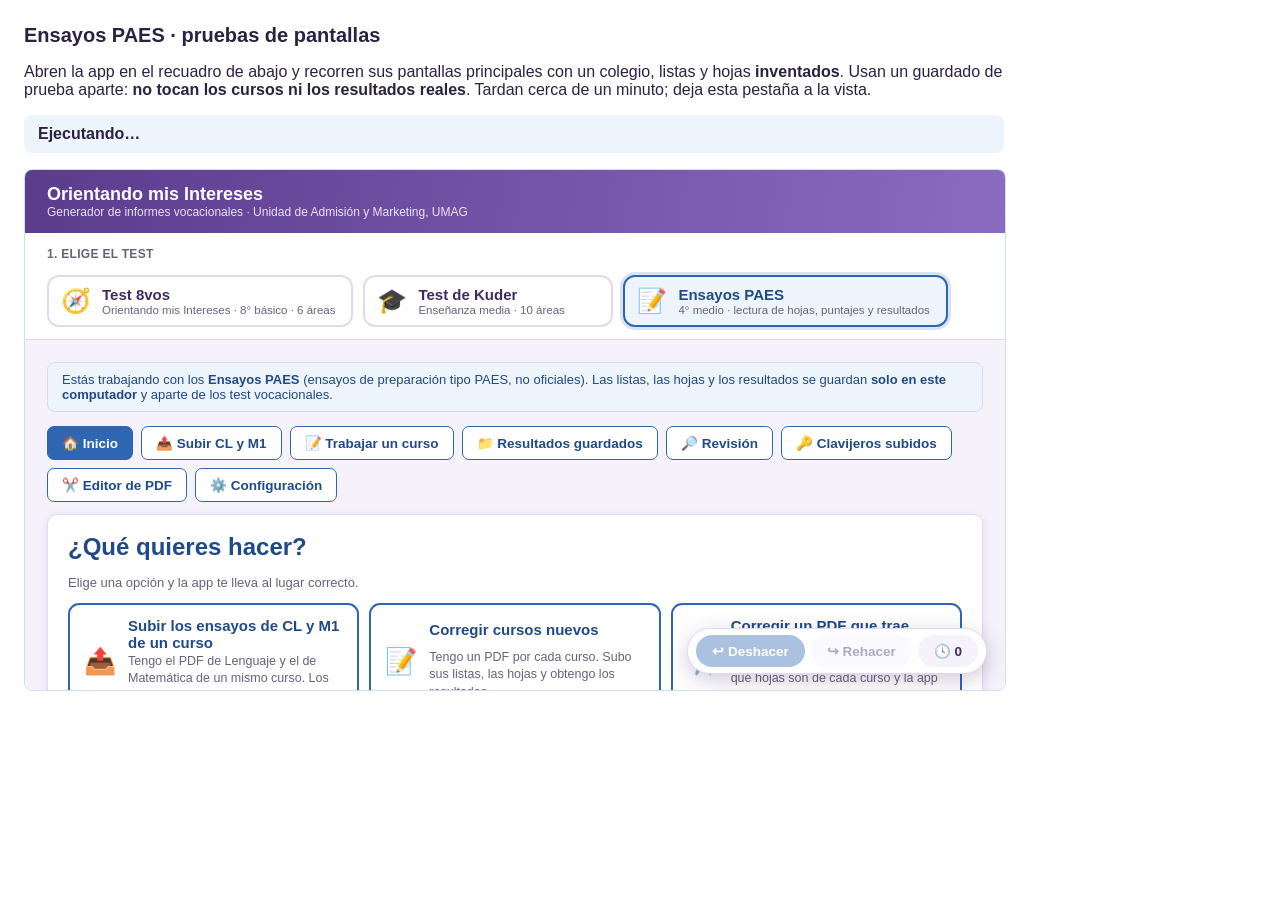
<file: pruebas/paes-pantallas.html>
<!DOCTYPE html>
<html lang="es-CL">
<head>
<meta charset="UTF-8" />
<title>Ensayos PAES · pruebas de pantallas</title>
<style>
  body { font-family: "Segoe UI", Roboto, Helvetica, Arial, sans-serif; margin: 24px; color: #2b2140; max-width: 980px; }
  h1 { font-size: 20px; } h2 { font-size: 15px; margin: 18px 0 6px; color: #1f4a87; }
  .ok, .falla { font-size: 13.5px; padding: 2px 0; }
  .ok::before { content: "✓ "; color: #2e9e6b; font-weight: 700; }
  .falla { color: #c0392b; font-weight: 600; } .falla::before { content: "✗ "; }
  #resumen { font-size: 16px; font-weight: 700; padding: 10px 14px; border-radius: 8px; background: #eef4fc; }
  #resumen.mal { background: #fbe3e0; color: #a02a1f; }
  iframe { width: 100%; height: 520px; border: 1px solid #cfdef3; border-radius: 8px; margin-top: 16px; }
</style>
</head>
<body>
  <h1>Ensayos PAES · pruebas de pantallas</h1>
  <p>Abren la app en el recuadro de abajo y recorren sus pantallas principales con un colegio, listas y hojas <b>inventados</b>. Usan un guardado de prueba aparte: <b>no tocan los cursos ni los resultados reales</b>. Tardan cerca de un minuto; deja esta pestaña a la vista.</p>
  <div id="resumen">Ejecutando…</div>
  <div id="lista"></div>
  <iframe id="app" title="La app, en modo de prueba"></iframe>
  <script src="paes-hoja-sintetica.js"></script>
  <script src="paes-pantallas.js"></script>
</body>
</html>
</file>
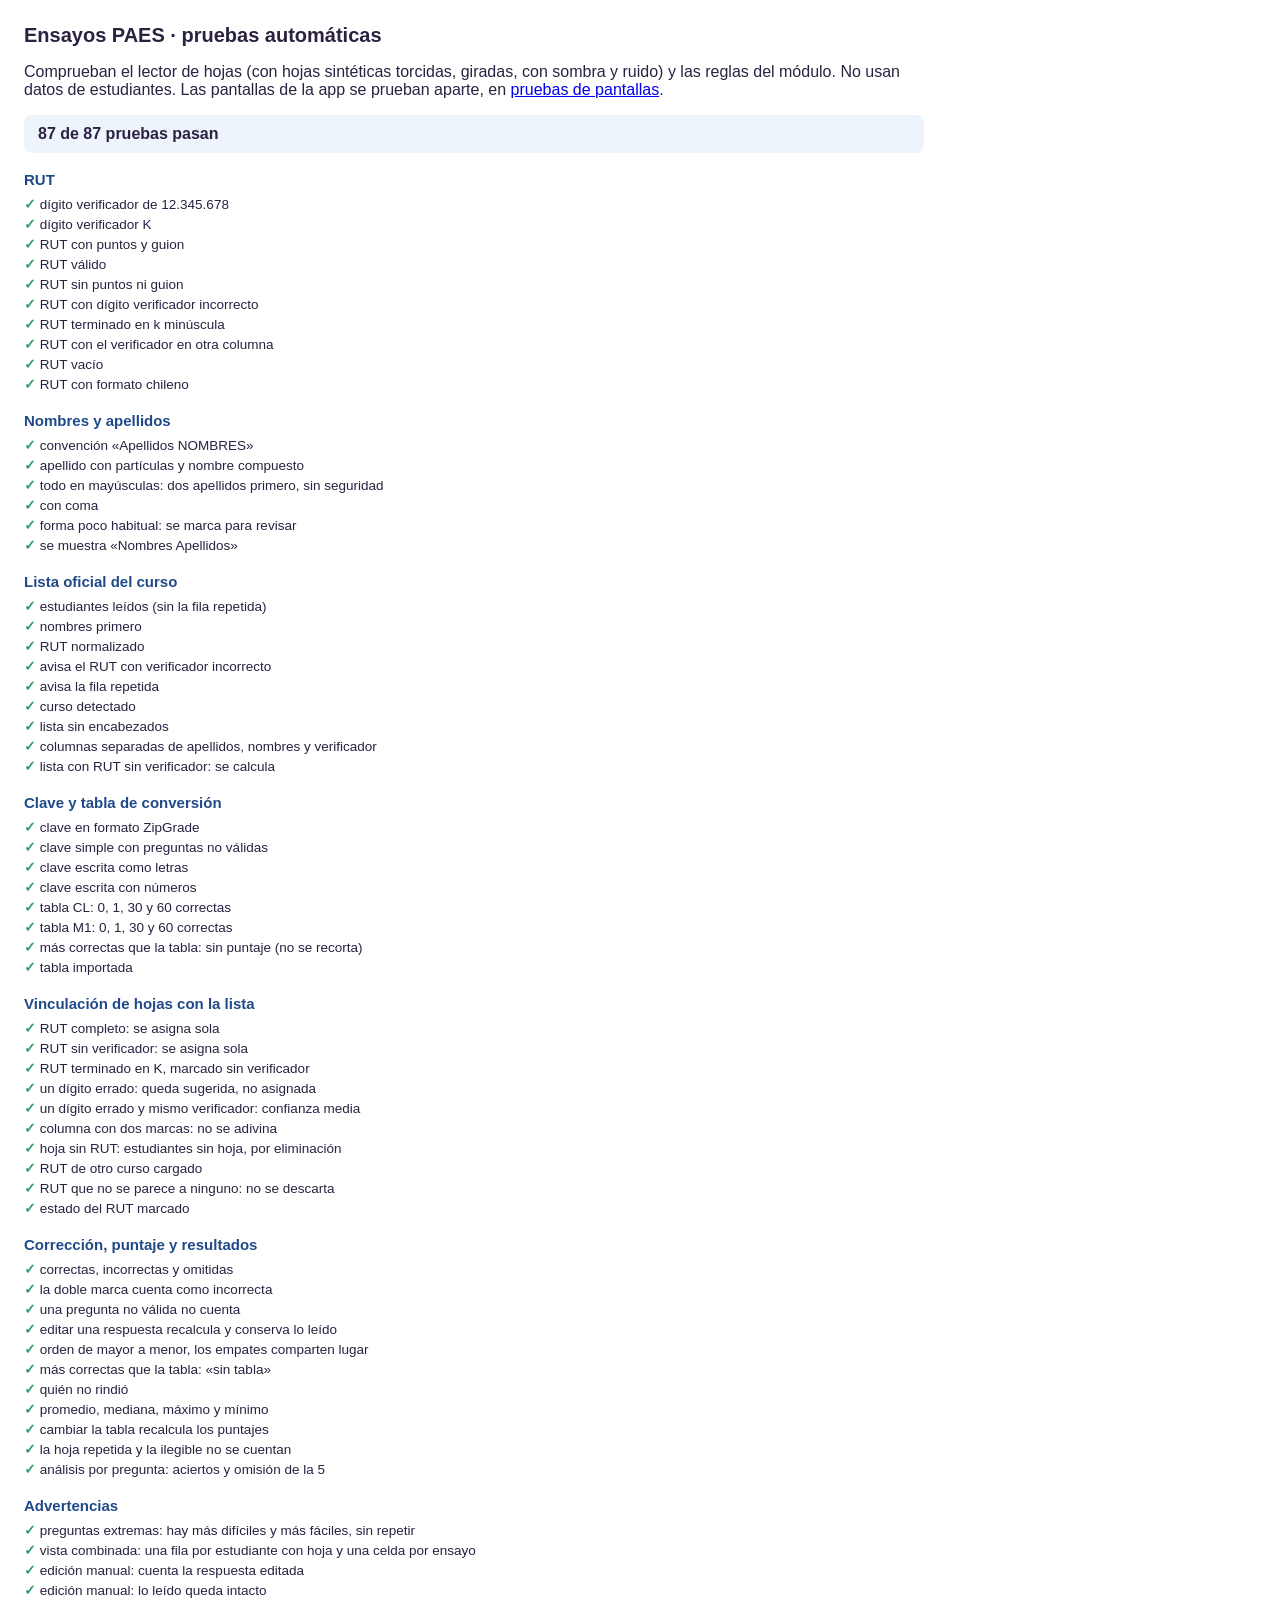
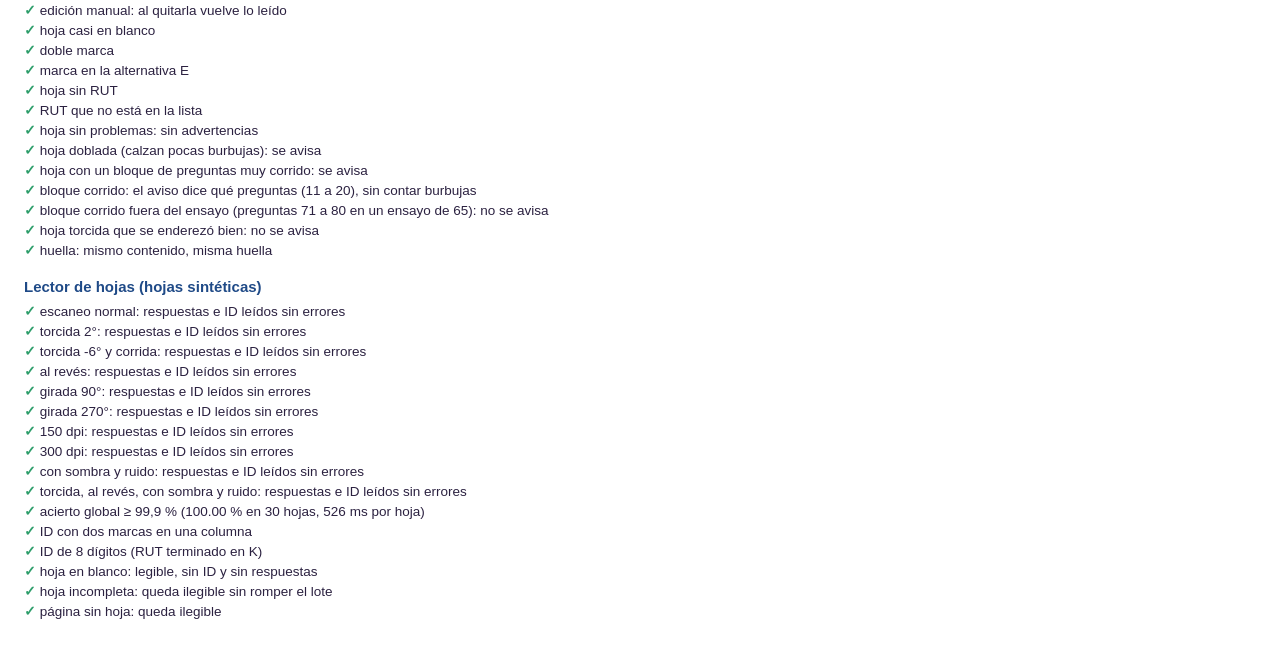
<file: pruebas/paes-pruebas.html>
<!DOCTYPE html>
<html lang="es-CL">
<head>
<meta charset="UTF-8" />
<title>Ensayos PAES · pruebas automáticas</title>
<style>
  body { font-family: "Segoe UI", Roboto, Helvetica, Arial, sans-serif; margin: 24px; color: #2b2140; max-width: 900px; }
  h1 { font-size: 20px; } h2 { font-size: 15px; margin: 18px 0 6px; color: #1f4a87; }
  .ok, .falla { font-size: 13.5px; padding: 2px 0; }
  .ok::before { content: "✓ "; color: #2e9e6b; font-weight: 700; }
  .falla { color: #c0392b; font-weight: 600; } .falla::before { content: "✗ "; }
  #resumen { font-size: 16px; font-weight: 700; padding: 10px 14px; border-radius: 8px; background: #eef4fc; }
  #resumen.mal { background: #fbe3e0; color: #a02a1f; }
</style>
</head>
<body>
  <h1>Ensayos PAES · pruebas automáticas</h1>
  <p>Comprueban el lector de hojas (con hojas sintéticas torcidas, giradas, con sombra y ruido) y las reglas del módulo. No usan datos de estudiantes. Las pantallas de la app se prueban aparte, en <a href="paes-pantallas.html">pruebas de pantallas</a>.</p>
  <div id="resumen">Ejecutando…</div>
  <div id="lista"></div>
  <script src="../js/paes-plantillas.js"></script>
  <script src="../js/paes-lector.js"></script>
  <script src="../js/paes-logica.js"></script>
  <script src="paes-hoja-sintetica.js"></script>
  <script src="paes-pruebas.js"></script>
  <script>
    setTimeout(() => {
      const r = ejecutarPruebasPaes({ rapido: /rapido/.test(location.search) });
      const lista = document.getElementById("lista");
      r.lineas.forEach((l) => {
        const el = document.createElement(l.titulo ? "h2" : "div");
        el.textContent = l.titulo || l.texto;
        if (!l.titulo) el.className = l.ok ? "ok" : "falla";
        lista.appendChild(el);
      });
      const res = document.getElementById("resumen");
      res.textContent = `${r.total - r.fallas} de ${r.total} pruebas pasan`;
      if (r.fallas) res.className = "mal";
      window.resultadoPruebasPaes = r;
    }, 50);
  </script>
</body>
</html>
</file>
<file: css/styles.css>
:root {
  --morado: #5b3b8c;
  --morado-oscuro: #402a63;
  --morado-claro: #8a6bc0;
  --lila-fondo: #f5f2fb;
  --texto: #2b2140;
  --texto-suave: #6a6178;
  --borde: #e1d9f0;
  --verde: #2e9e6b;
  --rojo: #c0392b;
  --blanco: #ffffff;
  --sombra: 0 2px 10px rgba(91, 59, 140, 0.12);
  --teal: #3fa796;
  --teal-claro: #57bfc9;
}

* { box-sizing: border-box; }

body {
  margin: 0;
  font-family: "Segoe UI", Roboto, Helvetica, Arial, sans-serif;
  background: var(--lila-fondo);
  color: var(--texto);
}

#render-offscreen {
  position: fixed;
  left: -9999px;
  top: 0;
  width: 794px;
}

/* ---------- barra superior ---------- */
.topbar {
  background: linear-gradient(100deg, var(--morado) 0%, var(--morado-claro) 100%);
  color: white;
  padding: 14px 22px;
  display: flex;
  align-items: center;
  justify-content: space-between;
  flex-wrap: wrap;
  gap: 10px;
}
.topbar h1 {
  font-size: 18px;
  margin: 0;
  font-weight: 600;
}
.topbar .subt {
  font-size: 12px;
  opacity: 0.85;
}
.topbar-acciones {
  display: flex;
  align-items: center;
  gap: 8px;
}
.topbar-acciones button {
  background: rgba(255, 255, 255, 0.15);
  border: 1px solid rgba(255, 255, 255, 0.4);
  color: white;
}
.topbar-acciones button:disabled {
  opacity: 0.35;
  cursor: not-allowed;
}
.estado-guardado {
  font-size: 12px;
  opacity: 0.85;
  margin-right: 4px;
}

/* ---------- selector de test (paso 1: elegir con qué test se trabaja) ---------- */
.selector-test {
  background: var(--blanco);
  border-bottom: 1px solid var(--borde);
  padding: 14px 22px 12px;
}
.selector-test-inner,
.tabs-inner {
  max-width: 1100px;
  margin: 0 auto;
  display: flex;
  align-items: center;
  gap: 14px;
  flex-wrap: wrap;
}
.selector-test-titulo,
.tabs-paso {
  font-size: 12px;
  font-weight: 700;
  color: var(--texto-suave);
  text-transform: uppercase;
  letter-spacing: 0.3px;
}
.selector-test-opciones { display: flex; gap: 10px; flex-wrap: wrap; }
.test-btn {
  display: flex;
  align-items: center;
  gap: 11px;
  background: white;
  color: var(--texto);
  border: 2px solid var(--borde);
  border-radius: 12px;
  padding: 9px 16px 9px 12px;
  text-align: left;
  font-weight: 400;
  min-width: 250px;
}
.test-btn:hover { background: var(--lila-fondo); }
.test-btn-icono { font-size: 24px; line-height: 1; }
.test-btn-texto b { display: block; font-size: 15px; color: var(--morado-oscuro); }
.test-btn-texto small { display: block; font-size: 11.5px; color: var(--texto-suave); margin-top: 1px; }
.test-btn-conteo {
  margin-left: auto;
  font-size: 11px;
  font-weight: 700;
  color: var(--texto-suave);
  background: var(--lila-fondo);
  border-radius: 999px;
  padding: 2px 9px;
  white-space: nowrap;
}
.test-btn-conteo:empty { display: none; }
.test-btn.activo[data-test="octavo"] {
  border-color: var(--morado);
  background: var(--lila-fondo);
  box-shadow: 0 0 0 3px rgba(91, 59, 140, 0.16);
}
.test-btn.activo[data-test="kuder"] {
  border-color: var(--teal);
  background: #eef8f6;
  box-shadow: 0 0 0 3px rgba(63, 167, 150, 0.2);
}
.test-btn.activo[data-test="kuder"] .test-btn-texto b { color: #1f6f63; }
.test-btn.activo .test-btn-conteo { background: white; }

/* lo que solo corresponde a uno de los dos tests (textos de ayuda, pestañas, botones) */
body.test-octavo [data-solo-test="kuder"],
body.test-kuder [data-solo-test="octavo"] { display: none !important; }

/* aviso fijo de qué test está activo, arriba de cada pestaña */
.aviso-test-activo {
  font-size: 12.5px;
  color: var(--morado-oscuro);
  background: white;
  border: 1px solid var(--borde);
  border-left: 5px solid var(--morado);
  border-radius: 8px;
  padding: 8px 14px;
  margin-bottom: 16px;
}
body.test-kuder .aviso-test-activo { border-left-color: var(--teal); color: #1f5a51; }

/* etiqueta junto al título de cada pestaña con el test activo */
.badge-test {
  display: inline-block;
  vertical-align: middle;
  font-size: 11px;
  font-weight: 700;
  border-radius: 999px;
  padding: 2px 10px;
  margin-left: 6px;
  background: var(--lila-fondo);
  color: var(--morado);
  border: 1px solid var(--borde);
}
body.test-kuder .badge-test { background: #eef8f6; color: #1f6f63; border-color: #cfe9e4; }

/* ---------- pestañas ---------- */
.tabs {
  padding: 8px 22px 0;
  background: var(--blanco);
  border-bottom: 1px solid var(--borde);
}
.tabs-inner { gap: 2px; }
.tabs-paso { margin-right: 8px; }
/* en pantallas medianas se oculta el rótulo "2. ¿Qué necesitas hacer?" para que
   las pestañas quepan en una sola línea */
@media (max-width: 1240px) {
  .tabs-paso { display: none; }
  .tabs .tab-btn { padding: 10px 12px; font-size: 13.5px; }
}
/* en Kuder hay 7 pestañas (con "Corrección" y "Uso interno"): sin el rótulo y con
   menos relleno, para que sigan cabiendo en una sola línea */
body.test-kuder .tabs-paso { display: none; }
body.test-kuder .tabs .tab-btn { padding: 10px 12px; font-size: 13.5px; }
@media (max-width: 1100px) {
  body.test-kuder .tabs .tab-btn { padding: 10px 8px; font-size: 13px; }
}
.tab-btn {
  border: none;
  background: transparent;
  padding: 10px 16px;
  font-size: 14px;
  cursor: pointer;
  color: var(--texto-suave);
  border-bottom: 3px solid transparent;
  font-weight: 600;
}
.tab-btn:hover { background: var(--lila-fondo); color: var(--morado); }
.tab-btn.activo {
  color: var(--morado);
  border-bottom-color: var(--morado);
}
body.test-kuder .tab-btn.activo { color: #1f6f63; border-bottom-color: var(--teal); }

main {
  padding: 22px;
  max-width: 1100px;
  margin: 0 auto;
}

.panel { display: none; }
.panel.activo { display: block; }

h2 { color: var(--morado-oscuro); margin-top: 0; }
p.ayuda { color: var(--texto-suave); font-size: 13px; margin-top: -6px; }

/* ---------- formularios ---------- */
.tarjeta {
  background: var(--blanco);
  border: 1px solid var(--borde);
  border-radius: 10px;
  padding: 18px 20px;
  box-shadow: var(--sombra);
  margin-bottom: 18px;
}

.grid-form {
  display: grid;
  grid-template-columns: repeat(4, 1fr);
  gap: 12px;
}
.grid-form .campo-ancho { grid-column: span 2; }
@media (max-width: 800px) {
  .grid-form { grid-template-columns: repeat(2, 1fr); }
}

label {
  display: block;
  font-size: 12px;
  font-weight: 600;
  color: var(--texto-suave);
  margin-bottom: 4px;
}
input, select {
  width: 100%;
  padding: 8px 10px;
  border: 1px solid var(--borde);
  border-radius: 6px;
  font-size: 14px;
  background: white;
  color: var(--texto);
}
input:focus, select:focus {
  outline: 2px solid var(--morado-claro);
  outline-offset: 1px;
}
input.invalido { border-color: var(--rojo); background: #fdf0ef; }

.puntajes-titulo {
  margin-top: 16px;
  font-size: 13px;
  font-weight: 700;
  color: var(--morado-oscuro);
}

/* ---------- botones ---------- */
button {
  cursor: pointer;
  border: 1px solid var(--morado);
  background: var(--morado);
  color: white;
  padding: 9px 16px;
  border-radius: 7px;
  font-size: 13px;
  font-weight: 600;
}
button:hover { background: var(--morado-oscuro); }
button.secundario {
  background: white;
  color: var(--morado);
}
button.secundario:hover { background: var(--lila-fondo); }
button.peligro {
  background: white;
  color: var(--rojo);
  border-color: var(--rojo);
}
button.peligro:hover { background: #fdf0ef; }
button.exito {
  background: var(--verde);
  border-color: var(--verde);
  color: white;
}
button.exito:hover { background: #24805a; border-color: #24805a; }
button.chico { padding: 5px 10px; font-size: 12px; }
/* "cursos fusionados": todo un colegio en una sola carpeta (para imprimir de una vez);
   en ámbar para que no se confunda con el ZIP por curso */
button.fusionado {
  background: #fff4dc;
  color: #8a4b00;
  border-color: #d9890b;
}
button.fusionado:hover { background: #ffe7b3; }
button:disabled { opacity: 0.45; cursor: not-allowed; }

.acciones-form { display: flex; gap: 10px; margin-top: 16px; }

/* ---------- tabla estudiantes ---------- */
table.lista {
  width: 100%;
  border-collapse: collapse;
  background: white;
  border-radius: 10px;
  overflow: hidden;
  box-shadow: var(--sombra);
}
table.lista th {
  background: var(--morado);
  color: white;
  text-align: left;
  padding: 10px 12px;
  font-size: 12px;
}
table.lista td {
  padding: 10px 12px;
  border-bottom: 1px solid var(--borde);
  font-size: 13px;
}
table.lista tr:last-child td { border-bottom: none; }
table.lista tr:hover td { background: var(--lila-fondo); }

.chip {
  display: inline-block;
  background: var(--lila-fondo);
  color: var(--morado-oscuro);
  border: 1px solid var(--borde);
  border-radius: 999px;
  padding: 2px 9px;
  font-size: 11px;
  margin: 1px 3px 1px 0;
  font-weight: 600;
}
.chip.generico {
  background: #fff4e0;
  color: #8a5a00;
  border-color: #f0d9a6;
}

.fila-acciones { display: flex; gap: 6px; flex-wrap: wrap; }

.filtros {
  display: flex;
  gap: 10px;
  margin-bottom: 14px;
  flex-wrap: wrap;
  align-items: flex-end;
}
.filtros > div { min-width: 160px; }

/* ---------- grupos desplegables (colegio / curso) ---------- */
details.grupo-colegio {
  background: white;
  border: 1px solid var(--borde);
  border-radius: 10px;
  margin-bottom: 14px;
  box-shadow: var(--sombra);
  overflow: hidden;
}
details.grupo-colegio > summary {
  list-style: none;
  cursor: pointer;
  padding: 14px 18px;
  font-weight: 700;
  font-size: 15px;
  color: white;
  background: linear-gradient(100deg, var(--morado) 0%, var(--morado-claro) 100%);
  display: flex;
  align-items: center;
  gap: 10px;
}
details.grupo-colegio > summary::-webkit-details-marker { display: none; }
details.grupo-colegio > summary .chip {
  background: rgba(255,255,255,0.2);
  color: white;
  border-color: rgba(255,255,255,0.4);
}
.grupo-colegio-cont { padding: 14px 18px; }
.grupo-colegio-acciones { margin-bottom: 10px; display: flex; gap: 8px; flex-wrap: wrap; }
/* flechita que muestra si el colegio/curso está desplegado (clic en el título para abrir o cerrar) */
details.grupo-colegio > summary::before,
details.grupo-curso > summary::before {
  content: "▸";
  display: inline-block;
  width: 12px;
  font-size: 12px;
  transition: transform 0.15s;
}
details.grupo-colegio[open] > summary::before,
details.grupo-curso[open] > summary::before { transform: rotate(90deg); }

details.grupo-curso {
  border: 1px solid var(--borde);
  border-radius: 8px;
  margin-bottom: 12px;
  overflow: hidden;
}
details.grupo-curso > summary {
  list-style: none;
  cursor: pointer;
  padding: 10px 14px;
  font-weight: 700;
  font-size: 13px;
  color: var(--morado-oscuro);
  background: var(--lila-fondo);
  display: flex;
  align-items: center;
  gap: 8px;
}
details.grupo-curso > summary::-webkit-details-marker { display: none; }
.grupo-curso-cont { padding: 12px 14px; }

.vacio {
  text-align: center;
  color: var(--texto-suave);
  padding: 40px 10px;
  font-size: 14px;
}

/* ---------- estadísticas ---------- */
.stats-grid {
  display: grid;
  grid-template-columns: repeat(auto-fit, minmax(150px, 1fr));
  gap: 14px;
  margin-bottom: 20px;
}
.stat-card {
  background: white;
  border: 1px solid var(--borde);
  border-radius: 10px;
  padding: 16px;
  box-shadow: var(--sombra);
  text-align: center;
}
.stat-card .num { font-size: 26px; font-weight: 800; color: var(--morado); }
.stat-card .lbl { font-size: 12px; color: var(--texto-suave); margin-top: 4px; }

.barra-area { margin-bottom: 10px; }
.barra-area .etiqueta-area {
  display: flex;
  justify-content: space-between;
  font-size: 13px;
  margin-bottom: 3px;
}
.barra-fondo {
  background: var(--borde);
  border-radius: 999px;
  height: 10px;
  overflow: hidden;
}
.barra-rellena {
  background: linear-gradient(90deg, var(--morado), var(--morado-claro));
  height: 100%;
}

/* ---------- desgloses de estadísticas (tabla simple etiqueta + cantidad) ---------- */
.desglose-tabla { width: 100%; border-collapse: collapse; }
.desglose-tabla td { padding: 7px 4px; font-size: 13px; border-bottom: 1px solid var(--borde); }
.desglose-tabla tr:last-child td { border-bottom: none; }
.desglose-tabla td.cant { text-align: right; font-weight: 700; color: var(--morado); width: 60px; }
.desglose-tabla th { padding: 6px 4px; font-size: 11px; text-align: left; color: var(--texto-suave); text-transform: uppercase; border-bottom: 2px solid var(--borde); }
.desglose-tabla th.cant { text-align: right; white-space: nowrap; }
.desglose-tabla .pos { width: 32px; color: var(--texto-suave); }
.desglose-tabla td.cant.secundario { font-weight: 400; color: var(--texto-suave); }
.desglose-tabla tr.top td:not(.pos):not(.secundario) { font-weight: 700; }

/* ---------- datos recientes (pestaña ingresar) ---------- */
.recientes-lista { width: 100%; border-collapse: collapse; }
.recientes-lista th {
  text-align: left;
  font-size: 11px;
  color: var(--texto-suave);
  padding: 4px 6px;
  border-bottom: 1px solid var(--borde);
}
.recientes-lista td { padding: 6px; font-size: 13px; border-bottom: 1px solid var(--borde); }
.recientes-lista tr:last-child td { border-bottom: none; }

/* ---------- modal de confirmación ---------- */
.modal-overlay {
  position: fixed;
  inset: 0;
  background: rgba(43, 33, 64, 0.55);
  display: flex;
  align-items: center;
  justify-content: center;
  z-index: 1000;
  padding: 20px;
}
.modal-caja {
  background: white;
  border-radius: 12px;
  border-top: 6px solid var(--rojo);
  padding: 22px 24px;
  max-width: 420px;
  width: 100%;
  box-shadow: 0 10px 30px rgba(0, 0, 0, 0.25);
}
/* si el contenido es más alto que la pantalla, la ventana se desplaza por dentro
   (si no, los botones de abajo quedan fuera de la vista en pantallas bajas) */
.modal-caja { max-height: calc(100vh - 40px); overflow-y: auto; }
.modal-caja h3 { margin: 0 0 10px; color: var(--rojo); font-size: 17px; }
.modal-caja p { margin: 0; font-size: 13.5px; line-height: 1.5; color: var(--texto); }
.modal-acciones { display: flex; justify-content: flex-end; gap: 10px; margin-top: 18px; }

/* variante informativa (no destructiva), para el modal que pide colegio/curso al importar */
.modal-caja--info { border-top-color: var(--morado); }
.modal-caja--info h3 { color: var(--morado-oscuro); }

/* variante ancha, para el modal que lista uno o varios archivos a importar */
.modal-caja--ancha { max-width: 640px; }
.lista-importar-archivos { max-height: 50vh; overflow-y: auto; margin: 4px 0 0; }
.fila-importar-archivo {
  border: 1px solid var(--borde);
  border-radius: 8px;
  padding: 12px 14px;
  margin-bottom: 10px;
}
.fila-importar-archivo:last-child { margin-bottom: 0; }
.fila-importar-archivo-nombre {
  display: flex;
  align-items: baseline;
  justify-content: space-between;
  gap: 10px;
  flex-wrap: wrap;
  font-weight: 700;
  font-size: 13.5px;
  color: var(--morado-oscuro);
}
.fila-importar-archivo-info { font-weight: 400; font-size: 12px; color: var(--texto-suave); }
/* aviso de que el colegio/curso/letra escritos ya tienen estudiantes cargados */
.imp-aviso-existente { font-size: 12px; font-weight: 600; color: #96690a; }
/* archivo sin estudiantes válidos (o del otro test) en la ventana de importación */
.fila-importar-archivo--vacia { background: #fdf6f5; border-color: #f1d0cb; }
.imp-archivo-error { margin-top: 6px; font-size: 12.5px; color: var(--rojo); line-height: 1.45; }
.imp-aviso-existente:not(:empty) { margin-top: 8px; }
.fila-importar-archivo .grid-form { grid-template-columns: repeat(3, 1fr); margin-top: 8px; }
@media (max-width: 800px) {
  .fila-importar-archivo .grid-form { grid-template-columns: 1fr; }
}

/* ---------- toast ---------- */
#toast {
  position: fixed;
  bottom: 20px;
  left: 50%;
  transform: translateX(-50%);
  background: var(--morado-oscuro);
  color: white;
  padding: 10px 18px;
  border-radius: 8px;
  font-size: 13px;
  box-shadow: 0 4px 16px rgba(0,0,0,0.2);
  opacity: 0;
  pointer-events: none;
  transition: opacity 0.25s ease;
  z-index: 999;
}
#toast.mostrar { opacity: 1; }

/* =====================================================
   Estilos del INFORME (se capturan como imagen para el PDF)
   ===================================================== */
.informe-page {
  width: 794px;
  background: white;
  font-family: "Segoe UI", Roboto, Arial, sans-serif;
  color: #2b2140;
  padding-bottom: 30px;
}

/* títulos y llamados a la acción usan una familia más redondeada/lúdica,
   con esta pila de fuentes del sistema (sin depender de internet) */
.informe-banner-title,
.info-box-name,
.area-card-header h3 {
  font-family: "Century Gothic", "Trebuchet MS", Verdana, sans-serif;
}

.informe-banner {
  position: relative;
  overflow: hidden;
  /* morado parejo (sin degradado ni círculos decorativos): se imprime en blanco y
     negro, y así queda un gris uniforme donde los logos blancos resaltan */
  background: var(--morado);
  border-radius: 14px;
  margin: 24px 30px 0;
  padding: 20px 26px;
  display: flex;
  align-items: center;
  gap: 14px;
}
.informe-banner-sep {
  width: 1px;
  align-self: stretch;
  background: rgba(255,255,255,0.5);
  position: relative; z-index: 1;
}
.informe-banner-text { flex: 1; position: relative; z-index: 1; }
.informe-banner-sub {
  color: rgba(255,255,255,0.85);
  font-size: 11px;
  font-weight: 600;
  letter-spacing: 0.3px;
}
.informe-banner-title {
  color: white;
  font-size: 22px;
  font-weight: 800;
  margin-top: 3px;
}
.informe-banner-sub2 {
  color: rgba(255,255,255,0.9);
  font-size: 12px;
  margin-top: 2px;
  font-weight: 600;
}

.informe-intro-texto {
  margin: 14px 30px 0;
  font-size: 11.5px;
  line-height: 1.5;
  color: #402a63;
  text-align: left;
}

.icon-circle {
  border-radius: 50%;
  display: flex;
  align-items: center;
  justify-content: center;
  flex-shrink: 0;
}

/* ---------- línea compacta "Nombre: ... RUT: ..." bajo el banner ---------- */
.linea-estudiante {
  margin: 10px 30px 0;
  display: flex;
  gap: 16px;
  font-size: 11px;
  color: var(--texto-suave);
  white-space: nowrap;
}
/* siempre en una sola línea (la hoja 1 de Kuder se mide con esa altura): si no cabe,
   se achica la letra (envolverLineaEstudiante, js/report.js) y, como último recurso,
   se acorta el nombre del colegio */
.linea-estudiante .linea-colegio { min-width: 0; overflow: hidden; text-overflow: ellipsis; }
.linea-estudiante b { color: var(--morado-oscuro); }
/* espaciador real (no margin/padding) para el inicio de una página que no
   tiene banner encima (páginas de continuación): un margin-top ahí colapsa
   con .informe-page y desaparece del render, y un padding-top en un flex
   container no lo respeta html2canvas — un div con alto fijo sí funciona
   siempre, en el navegador y en la imagen exportada al PDF. */
.espaciador-inicio-pagina { height: 24px; }

.deco-dots {
  width: 54px;
  height: 40px;
  background-image: radial-gradient(var(--morado-claro) 1.6px, transparent 1.7px);
  background-size: 9px 9px;
  opacity: 0.55;
  flex-shrink: 0;
}

/* ---------- portada: columna vertical de áreas (ícono + recuadro con
   descripción breve y carreras UMAG) ---------- */
.areas-columna {
  margin: 10px 30px 0;
  display: flex;
  flex-direction: column;
  gap: 6px;
}
.area-fila {
  display: flex;
  align-items: flex-start;
  gap: 12px;
}
.area-fila .icon-circle { width: 42px; height: 42px; }
.area-fila .icon-circle svg { width: 23px; height: 23px; }
.area-fila-caja {
  flex: 1;
  background: var(--lila-fondo);
  border: 1px solid var(--borde);
  border-left: 5px solid var(--morado);
  border-radius: 7px;
  padding: 6px 14px;
}
.area-fila-caja h4 { margin: 0; font-size: 13.5px; }
.area-fila-caja p { margin: 3px 0 0; font-size: 11px; line-height: 1.4; color: #2b2140; }
.area-fila-carreras { margin-top: 3px; font-size: 10px; line-height: 1.35; color: #402a63; }
.area-fila-carreras b { color: #2b2140; }
.area-fila-carreras-titulo {
  margin-top: 4px;
  font-size: 9.5px;
  font-weight: 800;
  color: var(--morado-oscuro);
  text-transform: uppercase;
  letter-spacing: 0.2px;
}
.area-fila-caja .carreras-lista-bullets { column-count: 2; column-gap: 12px; }

/* ---------- aviso "conoce tus resultados en la siguiente página" (portada) ---------- */
.callout-siguiente {
  position: relative;
  margin: 10px 30px 0;
  border: 2px solid var(--morado);
  border-radius: 14px;
  padding: 9px 22px;
  display: flex;
  align-items: center;
  justify-content: space-between;
  gap: 14px;
}
.callout-marker {
  position: absolute;
  top: -15px;
  left: 26px;
  background: white;
  color: var(--teal);
  font-size: 18px;
  line-height: 1;
  padding: 0 4px;
}
.callout-text {
  font-family: "Century Gothic", "Trebuchet MS", Verdana, sans-serif;
  font-size: 18px;
  font-weight: 800;
  color: var(--morado);
  line-height: 1.28;
}

/* ---------- aviso de "continúa en la página siguiente" (resultados) ---------- */
.aviso-continua {
  margin: 22px 30px 0;
  text-align: right;
  font-size: 11px;
  font-weight: 700;
  color: var(--morado);
  border-top: 1px solid var(--borde);
  padding-top: 10px;
}

/* ---------- credencial institucional del estudiante (resultados) ---------- */
.id-card-wrap { margin: 24px 30px 0; }
.id-card {
  background: var(--morado); /* parejo, igual que la barra de la primera hoja */
  border-radius: 12px;
  padding: 12px 16px;
  display: flex;
  align-items: center;
  gap: 14px;
  box-shadow: var(--sombra);
}
.id-card-avatar {
  width: 50px;
  height: 50px;
  border-radius: 50%;
  background: white;
  display: flex;
  align-items: center;
  justify-content: center;
  flex-shrink: 0;
}
.id-card-avatar svg { width: 32px; height: 32px; }
.id-card-datos { flex: 1; min-width: 0; }
.id-card-nombre {
  font-family: "Century Gothic", "Trebuchet MS", Verdana, sans-serif;
  font-size: 18px;
  font-weight: 800;
  color: white;
}
.id-card-num {
  font-family: Arial, Helvetica, sans-serif;
  font-size: 10px;
  font-weight: 600;
  color: rgba(255, 255, 255, 0.7);
  margin-right: 6px;
}
.id-card-sub {
  margin-top: 2px;
  font-size: 11px;
  font-weight: 600;
  color: rgba(255, 255, 255, 0.9);
}
/* logo UMAG 2027 en blanco directo sobre el morado, igual que en la barra de la
   primera hoja (ancho y alto fijos, por si la imagen no terminó de cargar al medir) */
.id-card-logo {
  display: flex;
  align-items: center;
  flex-shrink: 0;
}
.id-card-logo img { width: 102px; height: 40px; display: block; }

.informe-intro {
  margin: 18px 30px 0;
  font-size: 14px;
  font-weight: 700;
  color: var(--morado-oscuro);
}

/* ---------- tarjetas por área de interés (resultados) ---------- */
.informe-areas {
  margin: 10px 30px 0;
  display: flex;
  flex-direction: column;
  gap: 14px;
}
.area-card {
  background: var(--lila-fondo);
  border: 1px solid var(--borde);
  border-left: 6px solid var(--morado);
  border-radius: 8px;
  padding: 14px 18px;
}
.area-card-header {
  display: flex;
  align-items: center;
  gap: 12px;
  margin-bottom: 8px;
}
.area-card-header .icon-circle svg { width: 24px; height: 24px; }
.area-card-header h3 { margin: 0; font-size: 15.5px; }
.area-card-desc { margin: 0 0 12px; font-size: 12px; line-height: 1.55; color: #2b2140; }

.area-card-carreras-split {
  display: flex;
  gap: 14px;
}
.carreras-mini {
  flex: 1;
  background-color: white;
  border: 1px solid var(--borde);
  border-radius: 8px;
  padding: 10px 14px;
}
.carreras-mini h5 {
  margin: 0;
  font-size: 11px;
  font-weight: 800;
  color: var(--morado-oscuro);
  text-transform: uppercase;
  letter-spacing: 0.2px;
}

/* subtítulo "Carreras profesionales" / "Carreras técnico profesional", usado tanto
   en el cuadro de carreras de la página 2 como (si cabe) en la portada */
.carreras-subtitulo {
  margin-top: 6px;
  font-size: 9.5px;
  font-weight: 800;
  color: var(--morado);
  text-transform: uppercase;
  letter-spacing: 0.2px;
}
.carreras-lista-bullets {
  margin: 3px 0 0;
  padding-left: 14px;
  font-size: 10px;
  font-weight: 600;
  line-height: 1.45;
  color: #2b2140;
}
.carreras-lista-bullets li { margin-bottom: 2px; }

.informe-footer {
  margin: 22px 30px 0;
  border-top: 1px solid #e1d9f0;
  padding-top: 12px;
  font-size: 10.5px;
  color: #6a6178;
}
.informe-footer p { margin: 3px 0; }
.informe-contacto { font-weight: 600; color: #402a63; }
.informe-contacto-extra { color: var(--texto-suave); }
.informe-contacto-extra b { color: var(--morado); }

/* =====================================================
   Test Vocacional de Kuder (Enseñanza Media) — módulo aparte.
   Reutiliza clases genéricas de arriba (.tarjeta, .grid-form, .informe-page,
   .id-card, .area-card, .stats-grid, .barra-area, etc.) tal cual están; estas
   reglas son solo las que le hacían falta a ese módulo y no existían antes.
   ===================================================== */
.kuder-intro-texto { font-size: 12.5px; }

/* grilla de 4 columnas fijas (no el auto-fit genérico de .stats-grid) para que
   .kuder-stat-ancho (grid-column: span 2) reparta el espacio de forma predecible;
   letra un poco más grande que el tamaño base de .stat-card, para aprovechar mejor
   el alto de página que dejaron libre las barras en 2 columnas. */
.stats-grid.kuder-stats-wrap { grid-template-columns: repeat(4, 1fr); margin: 18px 30px 0; }
.kuder-stats-wrap .stat-card { padding: 17px 14px; }
.kuder-stats-wrap .stat-card .num { font-size: 27px; }
.kuder-stats-wrap .stat-card .lbl { font-size: 12.5px; }
/* recuadros que nombran un área (más elegida, segunda, menos elegida) — el doble de
   ancho para que el nombre del área + su cifra entre paréntesis (ej. "Servicio
   Social ... (14, 25%)") tengan espacio de sobra y no necesiten cortarse a media
   palabra ni encimarse con el recuadro de al lado. */
.kuder-stat-ancho { grid-column: span 2; }
.kuder-stats-wrap .stat-card .num.kuder-stat-num-area { font-size: 19px; }

/* nota chica bajo la grilla de estadísticas, aclarando "elegida" vs. "puntaje
   promedio" — una sola línea, sin ocupar espacio de sobra en la página. */
.kuder-stats-nota {
  margin: 6px 30px 0;
  font-size: 8.5px;
  line-height: 1.35;
  color: var(--texto-suave);
}
.kuder-stats-nota b { color: #402a63; }

.kuder-resumen-titulo {
  font-size: 13px;
  font-weight: 800;
  color: var(--morado-oscuro);
  margin-bottom: 8px;
}

.area-card-conteo {
  margin-left: auto;
  color: white;
  font-size: 10.5px;
  font-weight: 700;
  padding: 3px 9px;
  border-radius: 999px;
  white-space: nowrap;
}

.kuder-avisos-lista { margin: 10px 0 0; padding-left: 18px; font-size: 12.5px; line-height: 1.5; }
.kuder-avisos-lista li { margin-bottom: 4px; }
.kuder-avisos-lista li.error { color: var(--rojo); }
.kuder-avisos-lista li.advertencia { color: #96690a; }
.kuder-avisos-lista li.info { color: var(--texto-suave); }

/* informe global (varios cursos a la vez): chips compactos en vez de tabla, en la
   página de resultados — con hasta 6 cursos pueden ocupar 2 líneas, así que se
   mantienen compactos para dejar margen de sobra junto al gráfico grande. */
.kuder-cursos-incluidos { margin: 10px 30px 0; }
.kuder-cursos-incluidos .kuder-resumen-titulo { margin-bottom: 5px; font-size: 12px; }
.kuder-cursos-chips { display: flex; flex-wrap: wrap; gap: 5px; margin-top: 4px; }
.kuder-curso-chip {
  background: var(--lila-fondo);
  border: 1px solid var(--borde);
  border-radius: 999px;
  padding: 3px 9px;
  font-size: 10px;
  color: #402a63;
}
.kuder-curso-chip b { color: var(--morado-oscuro); }

.kuder-fila-incluir-label { display: flex; align-items: center; gap: 7px; cursor: pointer; }
.kuder-fila-incluir-label input[type="checkbox"] { width: auto; cursor: pointer; }

/* ---------- informe interno de Kuder (Admisión y Marketing): tablas de ranking ---------- */
/* bloque "flowable": se usa suelto (no envuelto en un contenedor con margen propio,
   como sí pasaba en el diseño anterior), así que trae su propio margen de página. */
/* informe interno, hoja 1: resumen ejecutivo para gerencia (cifras grandes y pocas
   palabras; colores sólidos, para que se lea bien también impreso en blanco y negro) */
.ejec { margin: 18px 30px 0; }
.ejec-kpis { display: grid; grid-template-columns: repeat(4, 1fr); gap: 12px; }
.ejec-kpi {
  background: var(--morado);
  border-radius: 12px;
  padding: 16px 10px 14px;
  text-align: center;
  color: white;
}
.ejec-num { font-size: 38px; font-weight: 800; line-height: 1; }
.ejec-lbl { font-size: 12.5px; font-weight: 600; margin-top: 7px; line-height: 1.25; }
.ejec-sub { font-size: 11px; margin-top: 5px; line-height: 1.25; color: rgba(255, 255, 255, 0.85); }
.ejec-promedios { display: grid; grid-template-columns: repeat(4, 1fr); gap: 12px; margin-top: 12px; }
.ejec-prom {
  border: 1.5px solid var(--borde);
  border-radius: 10px;
  padding: 10px 10px 9px;
  text-align: center;
}
.ejec-prom b { display: block; font-size: 26px; font-weight: 800; color: var(--morado); line-height: 1.05; }
.ejec-prom span { display: block; font-size: 11.5px; color: #4a4058; margin-top: 4px; line-height: 1.25; }
.ejec-dos { display: grid; grid-template-columns: 1fr 1fr; gap: 12px; margin-top: 14px; }
.ejec-caja { border: 1.5px solid var(--borde); border-radius: 12px; padding: 12px 14px 11px; }
.ejec-caja-titulo { font-size: 14px; font-weight: 800; color: var(--morado-oscuro); }
.ejec-caja-sub { font-size: 11px; color: var(--texto-suave); margin: 1px 0 8px; }
/* ranking de colegios: una fila por colegio, con su barra (estudiantes) y, aparte y en
   gris, sus cursos evaluados (dato complementario: no cambia el orden) */
.ejec-ranking { margin-top: 14px; }
.ejec-rank-fila { display: flex; align-items: center; gap: 10px; padding: 6px 0; border-top: 1px solid #eee8f6; }
.ejec-ranking .ejec-caja-sub + .ejec-rank-fila { border-top: none; }
.ejec-rank-fila .ejec-nombre { flex: 0 0 34%; }
.ejec-rank-barra { flex: 1; height: 10px; background: #eee8f6; border-radius: 5px; overflow: hidden; }
.ejec-rank-barra span { display: block; height: 100%; background: var(--morado); border-radius: 5px; }
.ejec-rank-fila .ejec-dato { flex: 0 0 104px; text-align: right; }
.ejec-cursos { flex: 0 0 62px; text-align: right; font-size: 11.5px; color: var(--texto-suave); white-space: nowrap; }
.ejec-pos {
  flex: 0 0 24px;
  height: 24px;
  border-radius: 50%;
  background: var(--morado);
  color: white;
  font-size: 13px;
  font-weight: 800;
  display: flex;
  align-items: center;
  justify-content: center;
}
.ejec-nombre { flex: 1; min-width: 0; font-size: 14px; font-weight: 700; color: #2b2140; }
.ejec-dato { font-size: 12px; color: #4a4058; white-space: nowrap; }
.ejec-dato b { font-size: 16px; color: var(--morado); }
.ejec-caja-pie { font-size: 11px; color: #4a4058; margin-top: 7px; line-height: 1.35; }
.ejec-caja-pie b { color: var(--morado-oscuro); }
.ejec-barra-fila { margin-top: 7px; }
.ejec-barra-texto { display: flex; justify-content: space-between; gap: 8px; font-size: 12.5px; color: #2b2140; }
.ejec-barra-texto span { font-size: 12px; color: #4a4058; white-space: nowrap; }
.ejec-barra { height: 9px; background: #eee8f6; border-radius: 5px; margin-top: 3px; overflow: hidden; }
.ejec-barra div { height: 100%; background: var(--morado); border-radius: 5px; }
.ejec-nota { font-size: 10px; color: var(--texto-suave); margin-top: 14px; line-height: 1.4; }
.ejec-nota b { color: #402a63; }
.ejec-compacto .ejec-kpi { padding: 12px 10px 10px; }
.ejec-compacto .ejec-num { font-size: 32px; }
.ejec-compacto .ejec-dos { margin-top: 10px; }
.ejec-compacto .ejec-rank-fila { padding: 4px 0; }
.ejec-compacto .ejec-ranking { margin-top: 10px; }
.ejec-compacto .ejec-nombre { font-size: 12.5px; }
.ejec-compacto .ejec-barra-fila { margin-top: 5px; }
.ejec-compacto .ejec-nota { margin-top: 10px; }

.kuder-ranking-bloque { margin: 18px 30px 0; }
.kuder-tabla-ranking { width: 100%; border-collapse: collapse; font-size: 12px; }
.kuder-tabla-ranking th {
  text-align: left;
  font-size: 9.5px;
  font-weight: 800;
  text-transform: uppercase;
  letter-spacing: 0.3px;
  color: var(--texto-suave);
  padding: 6px 8px;
  border-bottom: 2px solid var(--borde);
}
.kuder-tabla-ranking th.cant, .kuder-tabla-ranking td.cant { text-align: right; white-space: nowrap; width: 1%; }
.kuder-tabla-secundario { color: var(--texto-suave); }
.kuder-tabla-intro { font-size: 11px; color: var(--texto-suave); line-height: 1.4; margin: -2px 0 8px; }
.kuder-tabla-ranking td { padding: 6px 8px; border-bottom: 1px solid var(--borde); color: #2b2140; }
.kuder-tabla-ranking tr:last-child td { border-bottom: none; }
.kuder-tabla-ranking tbody tr:nth-child(odd) td { background: var(--lila-fondo); }

/* ---------- informe interno de Kuder: gráfico de áreas con eje y grilla ---------- */
.kuder-chart-bloque { margin: 18px 30px 0; }
.kuder-chart-plot { position: relative; margin-top: 10px; padding-bottom: 20px; }
.kuder-chart-gridlines { position: absolute; top: 0; bottom: 20px; left: 172px; right: 76px; }
.kuder-chart-gridline { position: absolute; top: 0; bottom: 0; width: 1px; background: var(--borde); }
.kuder-chart-gridline span {
  position: absolute;
  bottom: -18px;
  left: 0;
  transform: translateX(-50%);
  font-size: 9px;
  color: var(--texto-suave);
  white-space: nowrap;
}
.kuder-chart-filas { position: relative; z-index: 1; }
.kuder-chart-fila { display: flex; align-items: center; gap: 8px; height: 27px; }
.kuder-chart-interno-compacto .kuder-chart-fila { height: 21px; }
.kuder-chart-etiqueta { width: 164px; flex-shrink: 0; font-size: 12px; font-weight: 600; color: #2b2140; }
.kuder-chart-track { flex: 1; height: 16px; position: relative; }
.kuder-chart-barra { height: 100%; border-radius: 2px; }
.kuder-chart-valor { width: 70px; flex-shrink: 0; text-align: right; font-size: 11.5px; font-weight: 700; color: var(--morado-oscuro); }

/* ---------- informe por curso: página de "resultados" dedicada al gráfico ----------
   mismo gráfico (.kuder-chart-*), pero más alto y con letra más grande: al tener
   toda una página solo para él (sin compartirla con las tarjetas de estadísticas),
   aprovecha mejor el espacio disponible. El ancho de etiqueta/valor no cambia para
   no tener que recalcular la posición de .kuder-chart-gridlines. */
.kuder-chart-bloque-grande .kuder-chart-fila { height: 65px; }
.kuder-chart-bloque-grande .kuder-chart-track { height: 38px; }
.kuder-chart-bloque-grande .kuder-chart-etiqueta { font-size: 16px; }
.kuder-chart-bloque-grande .kuder-chart-valor { font-size: 14.5px; }
/* informe grupal de 8° básico: 6 áreas en vez de 10, así que cada barra va más alta
   para que la página de resultados quede igual de llena */
.kuder-chart-bloque-grande.kuder-chart-pocas-areas .kuder-chart-fila { height: 104px; }
.kuder-chart-bloque-grande.kuder-chart-pocas-areas .kuder-chart-track { height: 50px; }
.kuder-chart-bloque-grande.kuder-chart-pocas-areas .kuder-chart-etiqueta { font-size: 15.5px; line-height: 1.25; }
.kuder-chart-bloque-grande.kuder-chart-pocas-areas .kuder-chart-valor { font-size: 15.5px; }

/* ---------- informe por curso: página de lista de estudiantes ---------- */
.kuder-lista-estudiantes-titulo {
  margin: 18px 30px 8px;
  font-size: 13px;
  font-weight: 800;
  color: var(--morado-oscuro);
}
/* el tamaño de letra y la cantidad de columnas los decide en tiempo de ejecución
   empaquetarListaEstudiantesKuder() (estilo inline en este contenedor), según
   cuántos estudiantes tenga el curso, para que la lista siempre quepa en 1 página. */
.kuder-lista-estudiantes-grid { display: grid; column-gap: 16px; margin: 0 30px; align-items: start; }
.kuder-tabla-estudiantes { width: 100%; border-collapse: collapse; }
.kuder-tabla-estudiantes th {
  text-align: left;
  font-size: 0.78em;
  font-weight: 800;
  text-transform: uppercase;
  letter-spacing: 0.3px;
  color: var(--texto-suave);
  padding: 3px 6px;
  border-bottom: 2px solid var(--borde);
}
.kuder-tabla-estudiantes th.num, .kuder-tabla-estudiantes td.num { width: 1.6em; text-align: right; color: var(--texto-suave); }
.kuder-tabla-estudiantes td.rut { white-space: nowrap; }
.kuder-tabla-estudiantes td.nombre { white-space: nowrap; }
.kuder-tabla-estudiantes td { padding: 3px 6px; border-bottom: 1px solid var(--borde); color: #2b2140; line-height: 1.35; }
.kuder-tabla-estudiantes tr:last-child td { border-bottom: none; }
.kuder-tabla-estudiantes tbody tr:nth-child(odd) td { background: var(--lila-fondo); }
.kuder-lista-sin-area { color: var(--texto-suave); font-style: italic; }
.kuder-lista-cercana { color: var(--texto-suave); }

/* ---------- tarjeta de área de Kuder que queda SOLA en su página ----------
   js/kuder-report.js calcula qué tarjetas caben junto a otra y cuáles quedan solas
   en una hoja (sin pareja, por orden y por espacio); solo a esas últimas se les
   agrega esta clase con más "aire" interno, para que no se vea tan vacía la parte
   de abajo de la página. Las tarjetas que SÍ comparten página con otra se dejan
   con el tamaño compacto de siempre (.area-card base, compartida con el informe de
   8°) — agrandarlas también arriesgaría romper el cálculo de cuáles caben juntas. */
.kuder-area-card-espaciosa { padding: 20px 22px; }
.kuder-area-card-espaciosa .area-card-header { margin-bottom: 11px; }
.kuder-area-card-espaciosa .area-card-desc { margin: 0 0 15px; line-height: 1.7; }
.kuder-area-card-espaciosa .carreras-mini { padding: 15px 18px; }
.kuder-area-card-espaciosa .carreras-lista-bullets { line-height: 1.7; }
.kuder-area-card-espaciosa .carreras-lista-bullets li { margin-bottom: 4.5px; }

/* =====================================================
   Informe INDIVIDUAL del Test de Kuder (js/kuder-individual-report.js).
   Mismo diseño que el informe de 8° (reutiliza .informe-banner, .linea-estudiante,
   .id-card, .area-card, .carreras-mini, .callout-siguiente, .informe-footer); estas
   reglas son solo las piezas nuevas de la hoja informativa, con clases propias para
   no alterar el informe de 8°.
   ===================================================== */
.kuder-inf-intro { font-size: 10.5px; line-height: 1.45; margin-top: 8px; }
.kuder-inf-intro p { margin: 0 0 4px; }
.kuder-inf-intro p:last-child { margin-bottom: 0; }
.kuder-inf-intro b { color: var(--morado); }

/* supuestos básicos y principios: una línea con su origen (teoría de Holland) y dos
   cuadros lado a lado */
.kuder-inf-modelo-origen { margin: 9px 30px 0; font-size: 10px; font-style: italic; color: var(--texto-suave); }
.kuder-inf-modelo { display: flex; gap: 12px; margin: 4px 30px 0; }
.kuder-inf-modelo-caja {
  flex: 1;
  border: 1px solid var(--borde);
  border-radius: 8px;
  padding: 6px 12px 7px;
  background: white;
}
.kuder-inf-modelo-titulo {
  font-size: 10.5px;
  font-weight: 800;
  color: var(--morado-oscuro);
  text-transform: uppercase;
  letter-spacing: 0.2px;
}
.kuder-inf-modelo ol { margin: 3px 0 0; padding-left: 15px; font-size: 9.5px; line-height: 1.38; color: #2b2140; }
.kuder-inf-modelo li { margin-bottom: 1px; }

/* las 10 áreas con sus carreras UMAG: dos columnas independientes */
.kuder-inf-areas-titulo {
  margin: 10px 30px 0;
  font-family: "Century Gothic", "Trebuchet MS", Verdana, sans-serif;
  font-size: 14px;
  font-weight: 800;
  color: var(--morado-oscuro);
}
.kuder-inf-areas-sub {
  margin-left: 10px;
  font-family: "Segoe UI", Roboto, Arial, sans-serif;
  font-size: 10px;
  font-weight: 400;
  color: var(--texto-suave);
}
.kuder-inf-areas { display: flex; gap: 12px; margin: 6px 30px 0; align-items: flex-start; }
.kuder-inf-col { flex: 1; min-width: 0; display: flex; flex-direction: column; gap: 5px; }
.kuder-inf-area { display: flex; align-items: flex-start; gap: 7px; }
.kuder-inf-area .icon-circle svg { width: 18px; height: 18px; }
.kuder-inf-area-caja {
  flex: 1;
  min-width: 0;
  background: var(--lila-fondo);
  border: 1px solid var(--borde);
  border-left: 4px solid var(--morado);
  border-radius: 7px;
  padding: 3px 10px 4px;
}
.kuder-inf-area-caja h4 { margin: 0; font-size: 12px; }
/* definición del área junto a su nombre: en cursiva y sin negrita, para que se lea como
   definición y no compita con el nombre (que ya va en negrita y en color) */
.kuder-inf-area-desc { margin-left: 6px; font-size: 10px; font-weight: 400; font-style: italic; color: #2b2140; }
.kuder-inf-area-carreras { margin-top: 2px; font-size: 10px; line-height: 1.28; color: #2b2140; }
.kuder-inf-area-carreras b { color: var(--morado-oscuro); }

/* hoja 1: franja morada del encabezado un poco más baja que en las demás hojas, para dar
   espacio a la letra */
.kuder-hoja1 .informe-banner { padding-top: 14px; padding-bottom: 14px; }
/* pie de la hoja informativa (advertencia, Unidad y contacto), un poco más junto que en 8°;
   la última línea lleva el contacto a la izquierda y el aviso de la página siguiente a la
   derecha */
.kuder-inf-pie .informe-footer { margin-top: 10px; padding-top: 7px; }
.kuder-inf-pie-ultima { display: flex; justify-content: space-between; align-items: baseline; gap: 12px; }
/* aviso de la página siguiente: una etiqueta delgada con el mismo fondo de las tarjetas de
   las áreas, ~1 mm más abajo que la línea para separarlo del texto de arriba; el margen
   negativo hace que el relleno y el borde no agranden la línea (la hoja mide lo mismo) */
.kuder-inf-siguiente {
  position: relative;
  top: 4px;
  margin: -2px 0;
  padding: 1px 9px;
  border: 1px solid var(--borde);
  border-radius: 6px;
  background: var(--lila-fondo);
  font-size: 11px;
  font-weight: 700;
  color: var(--morado);
  white-space: nowrap;
}
.kuder-inf-siguiente-solo { margin: 14px 30px 0; text-align: right; }

/* variantes más apretadas de la hoja informativa, solo si la normal no cabe en una
   hoja (por ejemplo, con otra fuente del sistema en otro computador): la "ajustada"
   achica solo la introducción y los supuestos/principios; la "compacta", además, las
   carreras */
.kuder-inf-ajustada .kuder-inf-intro { font-size: 10px; line-height: 1.4; }
.kuder-inf-ajustada .kuder-inf-modelo ol { font-size: 9px; line-height: 1.32; }
.kuder-inf-ajustada .kuder-inf-area-carreras { line-height: 1.26; }
.kuder-inf-ajustada .kuder-inf-area-caja { padding-top: 2px; padding-bottom: 3px; }
.kuder-inf-compacta .kuder-inf-intro { font-size: 10px; line-height: 1.4; }
.kuder-inf-compacta .kuder-inf-modelo ol { font-size: 9px; line-height: 1.32; }
.kuder-inf-compacta .kuder-inf-area-carreras { font-size: 9px; line-height: 1.3; }
.kuder-inf-compacta .kuder-inf-areas-titulo { margin-top: 8px; }
.kuder-inf-compacta .kuder-inf-area-desc { font-size: 9.5px; }
/* último recurso antes de pasar a dos hojas */
.kuder-inf-mini .kuder-inf-intro { font-size: 9.5px; line-height: 1.36; }
.kuder-inf-mini .kuder-inf-area-carreras { font-size: 8.7px; }
.kuder-inf-mini .kuder-inf-area-desc { font-size: 9px; }

/* cuadro de carreras ancho con muchos puntos: la lista va en dos columnas (de arriba a
   abajo, sin alinear filas, para que una carrera de dos líneas no deje un hueco al
   lado), así la tarjeta no queda tan alta. El ancho de cada cuadro lo elige
   mejorProporcionCarreras (js/report.js) midiendo. */
.carreras-lista-bullets.carreras-lista-2col {
  column-count: 2;
  column-gap: 18px;
}
.carreras-lista-2col li { break-inside: avoid; }
/* nombre de la familia de carreras agrupadas: "Ingenierías:", "Pedagogías en:" */
.carrera-familia { font-weight: 800; color: var(--morado); }

/* =====================================================
   Revisión de traspaso del Test de Kuder (las 10 áreas deben sumar 45).
   Amarillo = el error podría cambiar los resultados (hay que buscarlo);
   gris = no los cambia (no hace falta buscarlo); verde = todo bien.
   ===================================================== */
.traspaso-aviso {
  margin-top: 5px;
  font-size: 11.5px;
  line-height: 1.4;
  color: var(--texto-suave);
  background: #f4f3f6;
  border-radius: 6px;
  padding: 4px 8px;
}
.traspaso-aviso b { color: inherit; }
.traspaso-aviso.afecta { color: #7a5200; background: #fff4e0; border: 1px solid #f0d9a6; }

.revision-traspaso {
  margin-top: 10px;
  border: 1px solid var(--borde);
  border-radius: 8px;
  padding: 9px 12px;
  font-size: 12px;
  line-height: 1.45;
  background: #fbfaff;
}
.revision-traspaso.ok { color: #1f7a52; background: #eefaf3; border-color: #bfe6d0; font-weight: 600; }
.revision-traspaso-titulo { font-weight: 700; color: var(--morado-oscuro); margin-bottom: 4px; }
.revision-traspaso-grupo { margin-top: 6px; color: var(--texto-suave); }
.revision-traspaso-grupo.afecta { color: #7a5200; }
.revision-traspaso-sub { font-weight: 700; }
.revision-traspaso-grupo ul { margin: 3px 0 0; padding-left: 18px; }
.revision-traspaso-grupo li { margin-bottom: 2px; }
.revision-traspaso-nota { margin-top: 7px; font-size: 11.5px; color: var(--texto-suave); font-style: italic; }

.resumen-traspaso {
  display: flex;
  align-items: center;
  justify-content: space-between;
  gap: 12px;
  margin-bottom: 14px;
  padding: 10px 14px;
  border-radius: 8px;
  font-size: 12.5px;
  line-height: 1.5;
  background: #f4f3f6;
  color: var(--texto);
  border: 1px solid var(--borde);
}
.resumen-traspaso.afecta { background: #fff4e0; border-color: #f0d9a6; color: #5f4000; }
.resumen-traspaso.ok { background: #eefaf3; border-color: #bfe6d0; color: #1f7a52; font-weight: 600; }
.resumen-traspaso button { flex-shrink: 0; }

.suma-puntajes { margin-top: 12px; font-size: 12.5px; line-height: 1.45; color: var(--texto-suave); padding: 7px 10px; border-radius: 7px; background: #f4f3f6; }
.suma-puntajes:empty { display: none; }
.suma-puntajes.ok { color: #1f7a52; background: #eefaf3; }
.suma-puntajes.afecta { color: #7a5200; background: #fff4e0; }

/* ícono ⚠ junto al nombre de un estudiante con el test mal traspasado (abre la
   corrección rápida de puntajes) y aviso en el encabezado de su colegio/curso */
.btn-traspaso {
  display: inline-block;
  margin-left: 4px;
  padding: 1px 7px;
  font-size: 11px;
  font-weight: 700;
  border-radius: 999px;
  color: var(--texto-suave);
  background: #f4f3f6;
  border: 1px solid var(--borde);
  vertical-align: middle;
}
.btn-traspaso:hover { background: #ebe8f1; }
.btn-traspaso.afecta { color: #7a5200; background: #fff4e0; border-color: #e8c77f; }
.btn-traspaso.afecta:hover { background: #ffe9c2; }
.chip.chip-traspaso { background: #fff4e0; color: #7a5200; border-color: #f0d9a6; }
details.grupo-colegio > summary .chip.chip-traspaso { background: #fff4e0; color: #7a5200; border-color: #f0d9a6; }

/* corrección rápida: las áreas que podrían cambiar de lado del 7 van marcadas */
#mp-campos { grid-template-columns: repeat(4, 1fr); }
#mp-campos .mp-candidata label { color: #7a5200; }
#mp-campos .mp-candidata input { border-color: #e8c77f; background: #fff9ec; }
#modal-puntajes .modal-caja { max-width: 720px; }
#modal-puntajes .suma-puntajes { margin-top: 12px; }

/* ventana de importación de Kuder: explicación de las dos maneras de terminar la carga
   cuando hay tests mal traspasados, y fila de botones que puede pasar a dos líneas */
.modal-imp-eleccion:empty { display: none; }
.modal-imp-eleccion {
  margin-top: 12px;
  font-size: 12.5px;
  line-height: 1.5;
  color: #5f4000;
  background: #fff4e0;
  border: 1px solid #f0d9a6;
  border-radius: 8px;
  padding: 9px 12px;
}
.modal-imp-eleccion ul { margin: 5px 0 0; padding-left: 18px; }
.modal-imp-eleccion li { margin-bottom: 3px; }
.modal-acciones--opciones { flex-wrap: wrap; }

/* =====================================================
   Edición en la misma lista ("Estudiantes e informes"): panel debajo del estudiante
   ===================================================== */
table.lista tr.editando td { background: var(--lila-fondo); }
table.lista tr.fila-edicion td,
table.lista tr.fila-edicion:hover td {
  background: #fbfaff;
  padding: 12px 16px 14px;
  border-bottom: 2px solid var(--morado-claro);
}
.editor-en-lista { border-left: 4px solid var(--morado); padding-left: 12px; }
body.test-kuder .editor-en-lista { border-left-color: var(--teal); }
.editor-en-lista-titulo { font-size: 13px; color: var(--morado-oscuro); margin-bottom: 6px; }
.editor-en-lista-aviso {
  font-size: 12px;
  line-height: 1.45;
  color: var(--texto-suave);
  background: #f4f3f6;
  border-radius: 6px;
  padding: 5px 9px;
  margin-bottom: 8px;
}
.editor-en-lista-aviso.afecta { color: #7a5200; background: #fff4e0; }
.editor-en-lista-datos,
.editor-en-lista-puntajes {
  display: grid;
  grid-template-columns: repeat(5, 1fr);
  gap: 8px 10px;
  margin-bottom: 8px;
}
.editor-en-lista-datos .ed-ancho { grid-column: span 2; }
.editor-en-lista label { font-size: 11px; margin-bottom: 2px; }
.editor-en-lista input { padding: 6px 8px; font-size: 13px; }
.editor-en-lista .ed-candidata label { color: #7a5200; }
.editor-en-lista .ed-candidata input { border-color: #e8c77f; background: #fff9ec; }
.editor-en-lista .editor-en-lista-suma { margin-top: 2px; }
.editor-en-lista-acciones { display: flex; flex-wrap: wrap; align-items: center; gap: 8px; margin-top: 10px; }
.editor-en-lista-ayuda { font-size: 11px; color: var(--texto-suave); margin-left: auto; }
@media (max-width: 800px) {
  .editor-en-lista-datos, .editor-en-lista-puntajes { grid-template-columns: repeat(2, 1fr); }
}

/* "Agregar estudiante manualmente" (dentro de cada curso) */
.agregar-en-curso {
  border: 1px solid var(--morado-claro);
  border-left: 4px solid var(--morado);
  background: #fbfaff;
  border-radius: 8px;
  padding: 10px 14px 12px;
  margin-bottom: 12px;
}
body.test-kuder .agregar-en-curso { border-left-color: var(--teal); }
.agregar-en-curso label { font-size: 11px; margin-bottom: 2px; }
.agregar-en-curso input { padding: 6px 8px; font-size: 13px; }
.agregar-en-curso-aviso,
.agregar-en-curso-ultimo {
  font-size: 12px;
  line-height: 1.45;
  border-radius: 6px;
  padding: 5px 9px;
  margin-bottom: 8px;
}
.agregar-en-curso-aviso { color: #7a5200; background: #fff4e0; }
.agregar-en-curso-ultimo { color: #1f7a52; background: #eefaf3; }
.agregar-en-curso-ojo { color: #7a5200; }
table.lista tr.fila-nueva td { animation: fila-nueva 3s ease-out; }
@keyframes fila-nueva {
  from { background: #fff1c2; }
  to { background: transparent; }
}

/* ---------- "Ver PDF": vista previa del informe dentro de la app ---------- */
.modal-caja.modal-vista-pdf {
  max-width: 980px;
  width: 96vw;
  height: calc(100vh - 40px);
  display: flex;
  flex-direction: column;
  padding: 14px 16px 16px;
  overflow: hidden;
}
.vista-pdf-encabezado { display: flex; align-items: center; justify-content: space-between; gap: 10px; flex-wrap: wrap; margin-bottom: 8px; }
.vista-pdf-encabezado h3 { margin: 0; }
.vista-pdf-acciones { display: flex; gap: 8px; flex-wrap: wrap; }
.vista-pdf-aviso:empty { display: none; }
.vista-pdf-aviso { font-size: 12.5px; color: #7a5200; background: #fff4e0; border: 1px solid #f0d9a6; border-radius: 7px; padding: 6px 10px; margin-bottom: 8px; }
.vista-pdf-contenido { flex: 1; min-height: 0; border: 1px solid var(--borde); border-radius: 8px; background: #f4f3f6; overflow: hidden; }
.vista-pdf-marco { width: 100%; height: 100%; border: 0; display: block; }
.vista-pdf-cargando { height: 100%; display: flex; align-items: center; justify-content: center; color: var(--texto-suave); font-size: 14px; }

/* =====================================================
   "✓ Dejar así" y pestaña "Corrección" (solo Kuder): tests que no suman 45
   ===================================================== */
.btn-traspaso.dejado { color: #1f7a52; background: #eefaf3; border-color: #bfe6d0; }
.btn-traspaso.dejado:hover { background: #dcf3e6; }
.traspaso-aviso .btn-dejar-asi { margin-left: 4px; padding: 2px 8px; font-size: 11px; vertical-align: baseline; }
.editor-en-lista-aviso.dejado { color: #1f7a52; background: #eefaf3; border-color: #bfe6d0; }
.resumen-traspaso-botones { display: flex; gap: 8px; flex-wrap: wrap; justify-content: flex-end; }

.tab-conteo:empty { display: none; }
.tab-conteo {
  display: inline-block;
  min-width: 18px;
  margin-left: 4px;
  padding: 1px 6px;
  border-radius: 999px;
  background: #f0a83a;
  color: white;
  font-size: 11px;
  font-weight: 700;
  line-height: 1.5;
  text-align: center;
}

.correccion-ayuda { color: var(--texto-suave); font-size: 13px; margin: -4px 0 14px; padding-left: 20px; }
.correccion-ayuda li { margin-bottom: 3px; }
.correccion-grupo {
  border: 1px solid var(--borde);
  border-radius: 8px;
  margin-bottom: 14px;
  overflow: hidden;
}
.correccion-grupo-titulo {
  padding: 10px 14px;
  font-weight: 700;
  font-size: 13px;
  color: var(--morado-oscuro);
  background: var(--lila-fondo);
  display: flex;
  align-items: center;
  gap: 6px;
  flex-wrap: wrap;
}
.correccion-sep { color: var(--texto-suave); font-weight: 400; }
.correccion-grupo table.lista { border-radius: 0; box-shadow: none; }

details.correccion-dejados {
  margin-top: 18px;
  border: 1px solid #bfe6d0;
  border-radius: 8px;
  overflow: hidden;
}
details.correccion-dejados > summary {
  cursor: pointer;
  padding: 10px 14px;
  font-weight: 700;
  font-size: 13px;
  color: #1f7a52;
  background: #eefaf3;
}
details.correccion-dejados > .ayuda { margin: 10px 14px; }
details.correccion-dejados > table.lista { border-radius: 0; box-shadow: none; }

/* subpestañas de "Corrección": "Pendientes" y "Recién corregidos" */
.subtabs {
  display: flex;
  gap: 4px;
  margin: 0 0 14px;
  border-bottom: 1px solid var(--borde);
}
.subtab-btn {
  border: none;
  border-bottom: 3px solid transparent;
  border-radius: 0;
  background: transparent;
  color: var(--texto-suave);
  padding: 8px 14px;
  font-size: 13px;
  font-weight: 600;
}
.subtab-btn:hover { background: var(--lila-fondo); color: var(--morado); }
.subtab-btn.activo { color: #1f6f63; border-bottom-color: var(--teal); }
.chip.chip-dejado { background: #eefaf3; color: #1f7a52; border-color: #bfe6d0; }
.chip.chip-corregido { background: #eef3fb; color: #2b4f86; border-color: #c9d8ef; }

/* lápiz ✎ junto al nombre de cada estudiante: editar nombre y RUT */
.btn-lapiz {
  margin-left: 4px;
  padding: 0 4px;
  border: none;
  background: transparent;
  color: var(--texto-suave);
  font-size: 15px;
  font-weight: 400;
  line-height: 1;
  opacity: 0.9;
  vertical-align: baseline;
}
.btn-lapiz:hover,
.btn-lapiz:focus-visible { opacity: 1; color: var(--morado); background: var(--lila-fondo); }
tr:hover .btn-lapiz { opacity: 1; }
.mda-campos { grid-template-columns: 2fr 1fr; }
#modal-datos-alumno .modal-caja { max-width: 520px; }

/* casilla de ayuda visual en "Corrección" (hojas ya sacadas de la pila): la fila marcada
   se atenúa, pero la casilla queda nítida para poder desmarcarla */
table.lista th.celda-marca,
table.lista td.celda-marca { width: 34px; padding-right: 0; text-align: center; }
.chk-marca-visual { width: 17px; height: 17px; margin: 0; cursor: pointer; accent-color: var(--teal); vertical-align: middle; }
tr.marcado-visual > td { opacity: 0.35; }
tr.marcado-visual > td.celda-marca { opacity: 1; }
tr.marcado-visual:hover > td { opacity: 0.6; }
tr.marcado-visual:hover > td.celda-marca { opacity: 1; }
.marcas-conteo { margin-left: auto; font-size: 12px; font-weight: 600; color: #1f6f63; }

/* previsualización de "Descargar todos los cursos" */
.modal-caja.modal-exportar { max-width: 900px; width: 96vw; }
.mx-colegio { margin-bottom: 14px; border: 1px solid var(--borde); border-radius: 8px; overflow: hidden; }
.mx-colegio-titulo {
  padding: 9px 12px;
  font-weight: 700;
  font-size: 13px;
  color: var(--morado-oscuro);
  background: var(--lila-fondo);
  display: flex;
  flex-wrap: wrap;
  align-items: baseline;
  gap: 4px 12px;
}
.mx-zip { font-weight: 400; font-size: 11.5px; color: var(--texto-suave); word-break: break-all; }
.mx-tabla { border-radius: 0; box-shadow: none; }
.mx-tabla td { vertical-align: top; }
.mx-carpeta { width: 100%; font-family: inherit; font-size: 12.5px; }
.mx-ejemplo { margin-top: 3px; font-size: 11px; color: var(--texto-suave); word-break: break-word; }
.mx-editable { font-weight: 400; opacity: 0.8; }
.mx-avisos { font-size: 12px; line-height: 1.5; color: var(--texto-suave); background: #f4f3f6; border-radius: 7px; padding: 8px 10px; }

/* Uso interno: lista de cursos que van en la descarga de CSV */
.csv-cursos-detalle { margin-top: 6px; }
.csv-cursos-detalle summary { cursor: pointer; color: var(--morado); font-weight: 600; }
.csv-cursos-detalle ul { margin: 6px 0 0; padding-left: 18px; }
.csv-cursos-detalle li { margin-bottom: 3px; }

/* nombre del colegio editable en la previsualización de "Descargar todos los cursos"
   (se ve como el título; al pasar el mouse o hacer clic, como campo) y lápiz junto al
   colegio en "Estudiantes e informes" */
.mx-colegio-nombre {
  font: inherit;
  font-weight: 700;
  color: var(--morado-oscuro);
  background: transparent;
  border: 1px dashed transparent;
  border-radius: 6px;
  padding: 2px 6px;
  min-width: 200px;
  width: min(420px, 100%);
}
.mx-colegio-nombre:hover { border-color: var(--morado-claro); background: white; }
.mx-colegio-nombre:focus { border-style: solid; border-color: var(--morado); background: white; outline: none; }
.mx-lapiz { color: var(--texto-suave); font-weight: 400; font-size: 13px; margin-left: -2px; }
details.grupo-colegio > summary .btn-lapiz-colegio { color: white; opacity: 1; }
details.grupo-colegio > summary .btn-lapiz-colegio:hover,
details.grupo-colegio > summary .btn-lapiz-colegio:focus-visible { opacity: 1; color: white; background: rgba(255, 255, 255, 0.2); }
#modal-renombrar-colegio .modal-caja { max-width: 480px; }
#modal-renombrar-colegio input { width: 100%; }

/* =====================================================
   Archivos y cursos en las listas de informes: ✕ para quitar cada uno
   ===================================================== */
.btn-quitar-archivo {
  margin-left: auto;
  background: white;
  color: var(--texto-suave);
  border: 1px solid var(--borde);
  border-radius: 999px;
  width: 26px;
  height: 26px;
  padding: 0;
  font-size: 13px;
  line-height: 1;
  flex-shrink: 0;
  align-self: center;
}
.btn-quitar-archivo:hover { background: #fdf0ef; color: var(--rojo); border-color: var(--rojo); }
.fila-importar-archivo-nombre .btn-ver-en-app { align-self: center; font-weight: 600; }
.fila-fuente-app { background: #f8f6fd; }
.fuente-app-nota { margin-top: 6px; font-size: 11.5px; color: var(--texto-suave); }
.fuente-app-vacia { color: var(--rojo); font-weight: 600; }
.fuente-pendientes { color: #96690a; font-weight: 600; }

/* ---------- ventana "Elegir cursos de la app" ---------- */
.modal-selector-cursos { max-width: 720px; width: 100%; }
.sc-rapidas { display: flex; gap: 8px; margin-bottom: 8px; flex-wrap: wrap; }
.sc-lista { max-height: 48vh; overflow-y: auto; border: 1px solid var(--borde); border-radius: 8px; padding: 6px 10px; }
.sc-colegio { padding: 6px 0; border-bottom: 1px solid var(--borde); }
.sc-colegio:last-child { border-bottom: none; }
.sc-colegio-titulo { display: flex; align-items: center; gap: 8px; font-size: 13.5px; font-weight: 700; color: var(--morado-oscuro); cursor: pointer; margin: 0; }
.sc-colegio-titulo input, .sc-curso input { width: auto; cursor: pointer; }
.sc-colegio-todo { font-weight: 400; font-size: 11.5px; color: var(--texto-suave); margin-left: auto; }
.sc-cursos { display: grid; grid-template-columns: repeat(auto-fill, minmax(210px, 1fr)); gap: 2px 12px; padding: 4px 0 2px 24px; }
.sc-curso { display: flex; align-items: center; gap: 6px; font-size: 13px; font-weight: 400; color: var(--texto); margin: 0; padding: 3px 4px; border-radius: 6px; cursor: pointer; }
.sc-curso:hover { background: var(--lila-fondo); }
.sc-curso--ya { opacity: 0.6; cursor: default; }
.sc-curso-n { color: var(--texto-suave); font-size: 11.5px; }
.sc-pie { align-items: center; }
.sc-resumen { margin-right: auto; font-size: 12.5px; color: var(--texto-suave); font-weight: 600; }

/* =====================================================
   Editar carpetas (pestaña "Estudiantes e informes")
   ===================================================== */
.carpetas-encabezado { display: flex; align-items: center; justify-content: space-between; gap: 14px; flex-wrap: wrap; }
#editor-carpetas { margin-top: 14px; }
.cp-duplicados { background: #fff8e8; border: 1px solid #f0d9a6; border-radius: 8px; padding: 10px 14px; font-size: 13px; margin-bottom: 12px; }
.cp-duplicados--ok { background: #eefaf3; border-color: #bfe6d0; color: #1f7a52; font-weight: 600; }
.cp-duplicados-titulo { font-weight: 700; color: #7a5200; margin-bottom: 4px; }
.cp-duplicados ul { margin: 0; padding-left: 18px; }
.cp-duplicados li { margin: 6px 0; line-height: 1.6; }
.cp-dup-motivo { font-size: 11.5px; color: var(--texto-suave); margin: 0 6px; }
.cp-barra { display: flex; align-items: center; gap: 14px; justify-content: space-between; margin-bottom: 10px; flex-wrap: wrap; }
.cp-barra-ayuda { font-size: 12.5px; color: var(--texto-suave); flex: 1; min-width: 280px; line-height: 1.5; }
.cp-colegio { border: 1px solid var(--borde); border-radius: 10px; margin-bottom: 10px; background: white; transition: box-shadow 0.15s, border-color 0.15s; }
.cp-colegio-fila { display: flex; align-items: center; gap: 8px; padding: 9px 12px; background: var(--lila-fondo); border-radius: 10px 10px 0 0; cursor: grab; }
.cp-cursos { padding: 6px 12px 8px 30px; }
.cp-curso { border-radius: 8px; transition: background 0.15s, box-shadow 0.15s; }
.cp-curso-fila { display: flex; align-items: center; gap: 8px; padding: 5px 4px; flex-wrap: wrap; cursor: grab; }
.cp-asa { color: var(--texto-suave); font-size: 15px; cursor: grab; user-select: none; }
.cp-chk { width: auto; cursor: pointer; }
.cp-icono { font-size: 15px; }
.cp-nombre-colegio { font-weight: 700; color: var(--morado-oscuro); max-width: 420px; flex: 1; min-width: 180px; }
.cp-mini { display: flex; align-items: center; gap: 5px; margin: 0; font-size: 11.5px; }
.cp-mini input { width: 150px; padding: 5px 8px; font-size: 13px; }
.cp-mini-letra input { width: 52px; }
.cp-arrastrando { opacity: 0.45; }
.cp-colegio.cp-sobre { border-color: var(--morado); box-shadow: 0 0 0 3px rgba(91, 59, 140, 0.25); }
.cp-curso.cp-sobre { background: #efe9fa; box-shadow: 0 0 0 2px var(--morado-claro); }
.cp-estudiantes { margin: 4px 0 8px 26px; padding: 8px 10px; border-left: 3px solid var(--borde); background: #fbfafd; border-radius: 0 8px 8px 0; }
.cp-estudiantes-ayuda { font-size: 11.5px; color: var(--texto-suave); margin-bottom: 6px; }
.cp-est-fila { display: flex; align-items: center; gap: 8px; margin-bottom: 4px; flex-wrap: wrap; }
.cp-est-n { width: 22px; text-align: right; color: var(--texto-suave); font-size: 12px; }
.cp-nombre-est { width: 280px; padding: 5px 8px; font-size: 13px; }
.cp-est-archivo { font-size: 11px; color: var(--texto-suave); word-break: break-all; }
.cp-formato { margin-top: 16px; border-top: 1px solid var(--borde); padding-top: 14px; }
.cp-formato-titulo { font-weight: 700; color: var(--morado-oscuro); font-size: 14px; }
.cp-formato-fila { display: flex; gap: 10px; align-items: center; flex-wrap: wrap; }
.cp-formato-fila select { width: auto; min-width: 280px; }
.cp-formato-tabla { margin-top: 10px; border-collapse: collapse; font-size: 12.5px; }
.cp-formato-tabla th { text-align: left; font-size: 11px; color: var(--texto-suave); padding: 3px 10px 3px 0; }
.cp-formato-tabla td { padding: 3px 10px 3px 0; border-top: 1px solid var(--borde); }
.cp-formato-ok { margin-top: 10px; font-size: 12.5px; color: #1f7a52; font-weight: 600; }
.mf-opciones { display: flex; flex-direction: column; gap: 6px; }
.mf-opcion { display: flex; align-items: center; gap: 8px; font-size: 13.5px; font-weight: 400; color: var(--texto); border: 1px solid var(--borde); border-radius: 8px; padding: 8px 10px; cursor: pointer; margin: 0; }
.mf-opcion input[type="radio"] { width: auto; }
.mf-opcion input[type="text"] { width: 260px; margin-left: 6px; }
.mf-detalle { color: var(--texto-suave); font-size: 12px; }

/* =====================================================
   Importación masiva (pestaña "Ingresar datos")
   ===================================================== */
.aviso-masiva { background: #fff8e8; border: 1px solid #f0d9a6; border-radius: 8px; padding: 10px 14px; font-size: 12.5px; line-height: 1.55; color: #5f4000; }
.masiva-aviso-final:not(:empty) { margin-top: 12px; background: #fff4e0; border: 1px solid #f0d9a6; border-radius: 8px; padding: 8px 12px; font-size: 13px; color: #5f4000; display: flex; align-items: center; gap: 10px; flex-wrap: wrap; }
#masiva-revision:not(:empty) { margin-top: 14px; }
.mv-resumen { display: flex; align-items: center; justify-content: space-between; gap: 10px; flex-wrap: wrap; font-size: 13px; background: var(--lila-fondo); border-radius: 8px; padding: 9px 12px; margin-bottom: 10px; }
.mv-resumen-botones { display: flex; gap: 6px; flex-wrap: wrap; }
.mv-lista { max-height: 62vh; overflow-y: auto; }
.mv-item { border: 1px solid var(--borde); border-radius: 8px; padding: 10px 12px; margin-bottom: 8px; background: white; }
.mv-item--marcado { border-color: var(--morado-claro); box-shadow: 0 0 0 1px var(--morado-claro); }
.mv-item--error { background: #fdf6f5; border-color: #f1d0cb; }
.mv-item-cab { display: flex; align-items: center; gap: 10px; flex-wrap: wrap; }
.mv-chk { display: flex; align-items: center; gap: 7px; margin: 0; cursor: pointer; font-size: 13.5px; font-weight: 700; color: var(--morado-oscuro); }
.mv-chk input { width: auto; cursor: pointer; }
.mv-nombre { font-weight: 700; color: var(--morado-oscuro); font-size: 13.5px; word-break: break-all; }
.mv-tipo { font-size: 11px; font-weight: 700; border-radius: 999px; padding: 2px 9px; border: 1px solid; white-space: nowrap; }
.mv-tipo--nuevo { background: #eefaf3; color: #1f7a52; border-color: #bfe6d0; }
.mv-tipo--igual { background: #f4f3f6; color: var(--texto-suave); border-color: var(--borde); }
.mv-tipo--diferente { background: #fff4e0; color: #7a5200; border-color: #f0d9a6; }
.mv-tipo--error { background: #fdf0ef; color: var(--rojo); border-color: #f1d0cb; }
.mv-detalle { font-size: 12.5px; color: var(--texto-suave); margin-top: 5px; line-height: 1.5; }
.mv-aviso { font-size: 12px; color: #96690a; font-weight: 600; margin-top: 5px; }
.mv-recomendacion { font-size: 12.5px; color: #2b4f86; background: #eef3fb; border: 1px solid #c9d8ef; border-radius: 7px; padding: 6px 10px; margin-top: 7px; }
.mv-acciones { display: flex; flex-direction: column; gap: 3px; margin-top: 7px; }
.mv-acciones label { display: flex; align-items: center; gap: 7px; margin: 0; font-size: 12.5px; font-weight: 600; color: var(--texto); cursor: pointer; }
.mv-acciones input { width: auto; }
.mv-difs { margin-top: 6px; font-size: 12px; }
.mv-difs summary { cursor: pointer; color: var(--morado); font-weight: 600; }
.mv-difs ul { margin: 5px 0 0; padding-left: 18px; max-height: 180px; overflow-y: auto; }
.mv-difs li { margin-bottom: 2px; }
.mv-datos { margin-top: 8px; grid-template-columns: 2fr 1fr 0.6fr; align-items: end; }
.mv-datos-nota { grid-column: 1 / -1; font-size: 11.5px; color: var(--texto-suave); }
.mv-pie { align-items: center; flex-wrap: wrap; }
@media (max-width: 800px) {
  .mv-datos { grid-template-columns: 1fr; }
}

/* informe global con muchos cursos: si la lista de cursos incluidos no deja espacio,
   el gráfico de la página de resultados se achica un poco (ver
   construirPaginaResultadosGlobalKuder) */
.kuder-chart-compacto .kuder-chart-bloque-grande .kuder-chart-fila { height: 56px; }
.kuder-chart-compacto .kuder-chart-bloque-grande .kuder-chart-track { height: 32px; }
.kuder-chart-compacto .kuder-chart-bloque-grande.kuder-chart-pocas-areas .kuder-chart-fila { height: 90px; }
.kuder-chart-mini .kuder-chart-bloque-grande .kuder-chart-fila { height: 47px; }
.kuder-chart-mini .kuder-chart-bloque-grande .kuder-chart-track { height: 28px; }
.kuder-chart-mini .kuder-chart-bloque-grande.kuder-chart-pocas-areas .kuder-chart-fila { height: 76px; }

/* ---------- logos 2027 en la barra morada de los informes ---------- */
/* con ancho y alto fijos (la proporción de cada imagen): así la barra mide lo mismo
   aunque la imagen todavía no haya terminado de cargar al medir la hoja */
.informe-logo-blanco { width: 102px; height: 40px; display: block; flex-shrink: 0; position: relative; z-index: 1; }
.informe-banner-eslogan { width: 117px; height: 42px; display: block; flex-shrink: 0; margin-left: auto; position: relative; z-index: 1; }
/* títulos largos (informes grupal, global e interno): un poco más chicos, para que
   quepan en una línea entre los dos logos */
.informe-banner-title.informe-banner-title--largo { font-size: 20px; }

/* ---------- importar: enlazar el archivo a una carpeta que ya existe ---------- */
.imp-carpeta { margin-top: 8px; }
.imp-carpeta select { width: 100%; font-size: 13px; }
/* "📥 Añadir CSV a este curso": resumen en la ventana */
.csv-curso-resumen { margin: 6px 0 0; padding-left: 4px; list-style: none; font-size: 13px; line-height: 1.55; }
.csv-curso-resumen li { margin-bottom: 3px; }
.csv-curso-aviso { margin-top: 8px; font-size: 12.5px; color: #7a5200; background: #fff4e0; border: 1px solid #f0d9a6; border-radius: 7px; padding: 6px 10px; }
/* nombres de archivo largos en las ventanas de opciones: que no se salgan del recuadro */
#mo-texto { overflow-wrap: anywhere; }
/* "📥 Añadir un curso desde CSV" */
.mcc-campos { grid-template-columns: 2fr 1.2fr 0.6fr; margin-bottom: 6px; }
.mcc-campos input:disabled { background: var(--lila-fondo); color: var(--texto); }
.mcc-actualizar { display: flex; align-items: center; gap: 7px; margin-top: 8px; font-size: 12.5px; font-weight: 600; color: var(--texto); cursor: pointer; }
.mcc-actualizar input { width: auto; }
.csv-curso-quienes { display: block; font-size: 11.5px; color: var(--texto-suave); margin-top: 1px; }
.csv-curso-resumen li.csv-curso-ojo { color: #7a5200; }

/* ---------- importar un archivo que trae varios cursos ---------- */
.imp-multi { margin-top: 8px; background: #f8f6fd; border: 1px solid var(--borde); border-radius: 8px; padding: 9px 12px; font-size: 13px; }
.imp-multi-titulo { color: var(--morado-oscuro); margin-bottom: 5px; }
.imp-multi-op { display: flex; align-items: center; gap: 7px; margin: 3px 0; font-size: 12.5px; font-weight: 600; color: var(--texto); cursor: pointer; }
.imp-multi-op input { width: auto; }
.imp-multi-tabla { width: 100%; border-collapse: collapse; margin-top: 7px; font-size: 12.5px; }
.imp-multi-tabla th { text-align: left; font-size: 11px; color: var(--texto-suave); padding: 2px 6px 4px 0; }
.imp-multi-tabla td { padding: 3px 6px 3px 0; vertical-align: middle; }
.imp-multi-tabla input { padding: 5px 8px; font-size: 13px; }
.imp-multi-tabla .imp-g-letra { width: 60px; }
.imp-g-origen { color: var(--texto-suave); font-style: italic; max-width: 160px; }
.imp-g-aviso { color: #96690a; font-weight: 600; font-size: 11.5px; white-space: nowrap; }
.imp-multi-nota { margin-top: 5px; font-size: 11.5px; color: var(--texto-suave); }
/* separado en varios cursos: se ocultan el curso, la letra y la carpeta únicos; cargado
   en un solo curso: se oculta la tabla de cursos */
.fila-importar-archivo.imp-separar .imp-solo-uno { display: none; }
.fila-importar-archivo:not(.imp-separar) .imp-multi-tabla,
.fila-importar-archivo:not(.imp-separar) .imp-multi-nota { display: none; }
/* importación masiva y "Añadir un curso desde CSV" con varios cursos */
.mv-multi { margin-top: 7px; background: #f8f6fd; border: 1px solid var(--borde); border-radius: 7px; padding: 7px 10px; font-size: 12.5px; }
.mv-multi-op { display: flex; align-items: center; gap: 7px; margin: 0; font-weight: 600; color: var(--texto); cursor: pointer; }
.mv-multi-op input { width: auto; }
.mv-multi-lista { margin-top: 4px; color: var(--texto-suave); font-size: 12px; }
#modal-curso-csv.mcc-varios .mcc-campos { grid-template-columns: 1fr; }
#modal-curso-csv.mcc-varios .mcc-campos > div:not(:first-child) { display: none; }
.fila-importar-archivo.imp-separar .grid-form { grid-template-columns: 1fr; }

/* informe global (uso interno): notas al pie de cada tabla, al estilo APA, y hoja 2 del resumen */
.kuder-nota-tabla { font-size: 10.5px; line-height: 1.45; color: #4a4460; margin: 6px 0 0; text-align: justify; }
.kuder-nota-tabla i { font-style: italic; font-weight: 700; color: #2b2140; }
.kuder-ranking-bloque, .kuder-chart-bloque { margin-bottom: 14px; }

/* informe global (uso interno): presentación más cuidada de títulos, tablas y notas */
.informe-page .kuder-ranking-bloque .kuder-resumen-titulo,
.informe-page .kuder-chart-bloque .kuder-resumen-titulo { font-size: 13.5px; color: var(--morado-oscuro); padding-bottom: 5px; margin-bottom: 8px; border-bottom: 2px solid #e6dff2; }
.informe-page .kuder-tabla-ranking { border: 1px solid #e3dcef; border-radius: 8px; overflow: hidden; border-collapse: separate; border-spacing: 0; }
.informe-page .kuder-tabla-ranking th { background: #f1ecf8; color: var(--morado-oscuro); border-bottom: 1px solid #ddd3ec; font-size: 9px; padding: 7px 8px; vertical-align: bottom; }
.informe-page .kuder-tabla-ranking td { padding: 5px 8px; font-size: 11.5px; vertical-align: top; }
.informe-page .kuder-tabla-ranking tbody tr:nth-child(odd) td { background: #fff; }
.informe-page .kuder-tabla-ranking tbody tr:nth-child(even) td { background: #faf8fd; }
.informe-page .kuder-tabla-ranking td.cant { font-variant-numeric: tabular-nums; font-weight: 600; }
.informe-page .kuder-tabla-intro { font-size: 10.5px; margin: -2px 0 7px; }
.informe-page .kuder-nota-tabla { background: #f8f6fb; border-left: 3px solid #b9a6d8; border-radius: 0 6px 6px 0; padding: 6px 10px; margin-top: 6px; }
.informe-page .kuder-ranking-bloque, .informe-page .kuder-chart-bloque { margin-bottom: 16px; }

/* ---- pestaña Configuración ---- */
.config-peligro { border-left: 5px solid #c0392b; }
#modal-eliminar label { display: block; margin: 10px 0 4px; }
#modal-eliminar input { width: 100%; box-sizing: border-box; font-size: 16px; letter-spacing: 1px; }
.ejec-kpis.ejec-kpis-3 { grid-template-columns: repeat(3, 1fr); }
details.grupo-curso > summary .btn-lapiz-curso { opacity: 1; }
/* hoja 1 del informe global: 5 cifras (la 5ª, intervenciones, es una estimación) */
.ejec-kpis.ejec-kpis-5 { grid-template-columns: repeat(5, 1fr); gap: 10px; }
.ejec-kpis-5 .ejec-num { font-size: 34px; }
.ejec-compacto .ejec-kpis-5 .ejec-num { font-size: 30px; }
</file>
<file: css/paes.css>
/* Ensayos PAES · estilos del módulo. Usa los colores y las piezas de css/styles.css
   (.tarjeta, .grid-form, botones) y agrega solo lo propio. Color del módulo: azul. */

:root {
  --paes: #2f66b3;
  --paes-oscuro: #1f4a87;
  --paes-fondo: #eef4fc;
  --paes-borde: #cfdef3;
  --paes-amarillo: #fff6d6;
  --paes-amarillo-borde: #ecd27a;
}

/* ---------- entrar al módulo: se ocultan las pestañas y paneles de los test ---------- */
#modulo-paes { display: none; }
body.modulo-paes #modulo-paes { display: block; }
body.modulo-paes .tabs,
body.modulo-paes main > .panel,
body.modulo-paes main > .aviso-test-activo,
body.modulo-paes .topbar-acciones { display: none !important; }

.test-btn.activo[data-modulo="paes"] {
  border-color: var(--paes);
  background: var(--paes-fondo);
  box-shadow: 0 0 0 3px rgba(47, 102, 179, 0.18);
}
.test-btn.activo[data-modulo="paes"] .test-btn-texto b { color: var(--paes-oscuro); }

#modulo-paes h2 { color: var(--paes-oscuro); }
#modulo-paes button:not(.secundario):not(.peligro):not(.paes-paso):not(.paes-recorte):not(.paes-alt):not(.paes-sug):not(.paes-prueba-btn) { background: var(--paes); border-color: var(--paes); }
#modulo-paes button:not(.secundario):not(.peligro):not(.paes-paso):not(.paes-recorte):not(.paes-alt):not(.paes-sug):not(.paes-prueba-btn):hover { background: var(--paes-oscuro); }
#modulo-paes button.secundario { color: var(--paes-oscuro); border-color: var(--paes); }
#modulo-paes button.secundario:hover { background: var(--paes-fondo); }
#modulo-paes button:disabled { opacity: 0.45; cursor: not-allowed; }
#modulo-paes input[type="checkbox"] { width: auto; padding: 0; }
#modulo-paes input:focus, #modulo-paes select:focus { outline-color: var(--paes); }
#modulo-paes code { background: #f3f1f8; border-radius: 4px; padding: 1px 5px; font-size: 12.5px; }

.paes-aviso {
  background: var(--paes-fondo);
  border: 1px solid var(--paes-borde);
  color: var(--paes-oscuro);
  border-radius: 8px;
  padding: 9px 14px;
  font-size: 13px;
  margin-bottom: 14px;
}
.paes-error { color: var(--rojo); font-weight: 600; margin: 0; }
.paes-falta { color: #a15c00; }

/* ---------- curso y ensayo elegidos ---------- */
.paes-contexto { display: flex; gap: 18px; flex-wrap: wrap; padding: 14px 18px; margin-bottom: 12px; }
.paes-ctx-campo { display: flex; align-items: center; gap: 8px; flex: 1 1 380px; min-width: 0; }
.paes-ctx-campo label { margin: 0; white-space: nowrap; font-size: 12px; text-transform: uppercase; letter-spacing: 0.3px; }
.paes-ctx-campo select { flex: 1; min-width: 0; }
.paes-ctx-campo button { white-space: nowrap; }

/* ---------- pasos ---------- */
.paes-pasos { display: flex; gap: 6px; margin-bottom: 16px; flex-wrap: wrap; }
.paes-paso {
  flex: 1 1 170px;
  display: flex;
  align-items: center;
  gap: 9px;
  text-align: left;
  background: white;
  color: var(--texto);
  border: 1px solid var(--borde);
  border-radius: 10px;
  padding: 8px 12px;
  font-weight: 400;
}
.paes-paso:hover:not(:disabled) { background: var(--paes-fondo); }
.paes-paso-num {
  flex: none;
  width: 24px;
  height: 24px;
  border-radius: 50%;
  background: #e9e6f1;
  color: var(--texto-suave);
  font-weight: 700;
  font-size: 12.5px;
  display: flex;
  align-items: center;
  justify-content: center;
}
.paes-paso-txt b { display: block; font-size: 13.5px; color: var(--texto); }
.paes-paso-txt small { display: block; font-size: 11px; color: var(--texto-suave); min-height: 13px; }
.paes-paso.activo { border-color: var(--paes); background: var(--paes-fondo); box-shadow: 0 0 0 2px rgba(47, 102, 179, 0.15); }
.paes-paso.activo .paes-paso-num { background: var(--paes); color: white; }
.paes-paso.activo .paes-paso-txt b { color: var(--paes-oscuro); }
.paes-paso.con-alerta .paes-paso-txt small { color: #a15c00; font-weight: 700; }
.paes-paso.con-alerta .paes-paso-num { background: var(--paes-amarillo-borde); color: #6b4a00; }

.paes-cabecera { display: flex; justify-content: space-between; align-items: flex-start; gap: 14px; flex-wrap: wrap; }
.paes-cabecera-acciones { display: flex; gap: 8px; flex-wrap: wrap; }
.paes-siguiente { display: flex; justify-content: flex-end; margin: -4px 0 18px; }

/* ---------- avisos, notas y etiquetas ---------- */
.paes-avisos { margin: 0 0 12px; padding: 9px 12px 9px 28px; border-radius: 7px; font-size: 13px; background: #f3f1f8; }
.paes-avisos.amarillo { background: var(--paes-amarillo); border: 1px solid var(--paes-amarillo-borde); color: #5c4300; }
.paes-avisos li + li { margin-top: 3px; }
.paes-nota { font-size: 12.5px; color: var(--texto-suave); margin: 10px 0; line-height: 1.5; }
.paes-nota.amarillo { background: var(--paes-amarillo); border: 1px solid var(--paes-amarillo-borde); color: #5c4300; border-radius: 7px; padding: 8px 12px; }
.paes-resumen { font-size: 13.5px; margin: -4px 0 12px; }
.paes-chip {
  display: inline-block;
  font-size: 11.5px;
  font-weight: 700;
  border-radius: 999px;
  padding: 2px 9px;
  background: #ece9f3;
  color: var(--texto-suave);
  white-space: nowrap;
}
.paes-chip.verde { background: #dff3e8; color: #1c6b47; }
.paes-chip.amarillo { background: var(--paes-amarillo); color: #7a5200; border: 1px solid var(--paes-amarillo-borde); }
.paes-chip.rojo { background: #fbe3e0; color: #a02a1f; }
.paes-chip.gris { background: #ececec; color: #666; }
.paes-chip.azul { background: var(--paes-fondo); color: var(--paes-oscuro); }

/* ---------- tablas ---------- */
.paes-tabla-scroll { overflow-x: auto; margin-top: 12px; }
.paes-tabla { width: 100%; border-collapse: collapse; font-size: 13.5px; }
.paes-tabla th {
  text-align: left;
  font-size: 11.5px;
  text-transform: uppercase;
  letter-spacing: 0.3px;
  color: var(--texto-suave);
  border-bottom: 2px solid var(--borde);
  padding: 6px 8px;
  white-space: nowrap;
}
.paes-tabla td { border-bottom: 1px solid #efeaf7; padding: 6px 8px; vertical-align: middle; }
.paes-tabla td.num { text-align: center; white-space: nowrap; font-variant-numeric: tabular-nums; }
.paes-tabla td.rut { white-space: nowrap; font-variant-numeric: tabular-nums; color: var(--texto-suave); }
.paes-tabla td.acciones { text-align: right; white-space: nowrap; }
.paes-tabla td.acciones button + button { margin-left: 4px; }
.paes-tabla td input { padding: 5px 8px; font-size: 13.5px; min-width: 110px; }
.paes-tabla tr.paes-fila-duda td { background: var(--paes-amarillo); }
.paes-tabla tr.paes-fila-edicion td { background: var(--paes-fondo); }
.paes-tabla .paes-original { color: var(--texto-suave); font-size: 12px; }
.paes-resultados td.puntaje { font-weight: 700; color: var(--paes-oscuro); font-size: 14.5px; }
.paes-resultados tbody tr:hover td { background: #faf8fd; }

/* ---------- clave y tabla de conversión ---------- */
.paes-pegar { background: var(--paes-fondo); border: 1px solid var(--paes-borde); border-radius: 8px; padding: 12px 14px; margin-bottom: 12px; }
.paes-pegar textarea {
  width: 100%;
  border: 1px solid var(--borde);
  border-radius: 6px;
  padding: 8px 10px;
  font-family: ui-monospace, Menlo, Consolas, monospace;
  font-size: 14px;
  letter-spacing: 1px;
  resize: vertical;
}
.paes-pegar .acciones-form { margin-top: 8px; }
.paes-clave-grilla { display: grid; grid-template-columns: repeat(auto-fill, minmax(112px, 1fr)); gap: 6px; }
.paes-clave-celda {
  display: flex;
  align-items: center;
  gap: 5px;
  border: 1px solid var(--borde);
  border-radius: 7px;
  padding: 4px 7px;
  background: white;
}
.paes-clave-celda .n { width: 22px; text-align: right; font-size: 12px; font-weight: 700; color: var(--texto-suave); font-variant-numeric: tabular-nums; }
.paes-clave-celda select { flex: 1; padding: 4px 4px; font-weight: 700; font-size: 14px; min-width: 0; }
.paes-clave-celda.sin-clave { border-color: var(--paes-amarillo-borde); background: var(--paes-amarillo); }
.paes-clave-celda.no-valida { background: #ececec; border-color: #d2d2d2; }
.paes-clave-celda.no-valida select { color: #888; text-decoration: line-through; }
.paes-tabla-grilla { display: grid; grid-template-columns: repeat(auto-fill, minmax(104px, 1fr)); gap: 5px; margin-top: 12px; }
.paes-tabla-celda { display: flex; align-items: center; gap: 6px; margin: 0; border: 1px solid var(--borde); border-radius: 7px; padding: 3px 6px 3px 8px; background: white; }
.paes-tabla-celda span { width: 20px; text-align: right; font-size: 12px; font-weight: 700; color: var(--texto-suave); font-variant-numeric: tabular-nums; }
.paes-tabla-celda input { flex: 1; min-width: 0; padding: 3px 5px; font-size: 13.5px; border-color: transparent; text-align: right; font-variant-numeric: tabular-nums; }
.paes-tabla-celda input:hover { border-color: var(--borde); }

/* ---------- subir hojas ---------- */
.paes-zona-subir {
  display: flex;
  align-items: center;
  gap: 14px;
  flex-wrap: wrap;
  border: 2px dashed var(--paes-borde);
  background: var(--paes-fondo);
  border-radius: 10px;
  padding: 18px;
}
.paes-progreso { margin-top: 14px; border: 1px solid var(--paes-borde); border-radius: 9px; padding: 12px 14px; }
.paes-progreso-texto { font-size: 13.5px; display: flex; gap: 10px; flex-wrap: wrap; align-items: baseline; }
.paes-progreso-texto span { color: var(--texto-suave); font-size: 12.5px; }
.paes-barra { height: 10px; background: #e7e3f0; border-radius: 999px; overflow: hidden; margin: 8px 0; }
.paes-barra div { height: 100%; background: var(--paes); border-radius: 999px; transition: width 0.2s; }
.paes-progreso-pie { display: flex; justify-content: space-between; align-items: center; font-size: 12px; color: var(--texto-suave); }
.paes-resumen-lectura { margin-top: 14px; font-size: 13.5px; }
.paes-resumen-lectura p { margin: 0 0 8px; }

/* ---------- revisión ---------- */
.paes-cuenta { display: flex; gap: 7px; flex-wrap: wrap; align-items: center; }
.paes-filtro { display: flex; align-items: center; gap: 6px; margin: 0 0 0 auto; font-size: 13px; color: var(--texto); cursor: pointer; }
.paes-hoja {
  background: white;
  border: 1px solid var(--borde);
  border-left: 5px solid var(--verde);
  border-radius: 9px;
  margin-bottom: 10px;
  box-shadow: var(--sombra);
}
.paes-hoja.estado-revisar { border-left-color: #e0b100; background: #fffdf3; }
.paes-hoja.estado-ilegible { border-left-color: var(--rojo); background: #fff8f7; }
.paes-hoja.estado-ilegible-vista { border-left-color: #b9b9b9; }
.paes-hoja.estado-repetida, .paes-hoja.estado-excluida { border-left-color: #b9b9b9; opacity: 0.78; }
.paes-hoja-cab { display: flex; align-items: baseline; gap: 10px; flex-wrap: wrap; padding: 9px 14px 0; font-size: 14px; }
.paes-hoja-cab small { color: var(--texto-suave); font-size: 12px; }
.paes-estado { font-size: 11.5px; font-weight: 700; border-radius: 999px; padding: 2px 9px; background: #dff3e8; color: #1c6b47; }
.estado-revisar .paes-estado { background: var(--paes-amarillo); color: #7a5200; border: 1px solid var(--paes-amarillo-borde); }
.estado-ilegible .paes-estado { background: #fbe3e0; color: #a02a1f; }
.estado-ilegible-vista .paes-estado, .estado-repetida .paes-estado, .estado-excluida .paes-estado { background: #ececec; color: #666; }
.paes-hoja-puntaje { margin-left: auto; font-size: 13px; color: var(--texto-suave); }
.paes-hoja-puntaje b { color: var(--paes-oscuro); font-size: 14.5px; }
.paes-hoja-cuerpo { display: flex; gap: 14px; padding: 9px 14px 12px; align-items: flex-start; flex-wrap: wrap; }
.paes-recorte {
  flex: 0 0 auto;
  width: min(430px, 100%);
  min-height: 62px;
  padding: 0;
  border: 1px solid var(--borde);
  border-radius: 6px;
  background: #fafafa;
  overflow: hidden;
  cursor: zoom-in;
}
.paes-recorte:hover { border-color: var(--paes); background: #fafafa; }
.paes-recorte img { display: block; width: 100%; height: auto; }
.estado-ilegible .paes-recorte, .estado-ilegible-vista .paes-recorte { width: 150px; }
.paes-recorte.sin-imagen::after { content: "Sin imagen guardada"; display: block; padding: 20px 10px; font-size: 12px; color: var(--texto-suave); font-weight: 400; }
.paes-hoja-datos { flex: 1 1 380px; min-width: 0; }
.paes-linea { display: flex; align-items: center; gap: 8px; flex-wrap: wrap; font-size: 13.5px; margin-bottom: 7px; }
.paes-linea select { width: auto; flex: 1 1 240px; max-width: 460px; padding: 5px 8px; font-size: 13.5px; }
.paes-etq { font-size: 11.5px; font-weight: 700; text-transform: uppercase; letter-spacing: 0.3px; color: var(--texto-suave); min-width: 92px; }
#modulo-paes code.paes-id { font-size: 14px; letter-spacing: 0.5px; font-weight: 700; }
.paes-candidatos { display: flex; gap: 6px; flex-wrap: wrap; align-items: center; font-size: 12.5px; color: var(--texto-suave); margin-bottom: 7px; }
.paes-candidatos button small { font-weight: 400; opacity: 0.85; }
.paes-advertencias { margin: 0 0 8px; padding-left: 20px; font-size: 13px; color: #6b4a00; }
.paes-hoja-acciones { display: flex; gap: 6px; flex-wrap: wrap; }
#paes-visor { align-items: flex-start; overflow-y: auto; padding: 20px; }
.modal-caja.paes-visor-caja { max-width: 900px; width: 100%; border-top-color: var(--paes); max-height: none; }
.paes-visor-cab { display: flex; justify-content: space-between; align-items: center; gap: 10px; margin-bottom: 10px; font-size: 14px; }
.paes-visor-caja img { display: block; width: 100%; height: auto; border: 1px solid var(--borde); }

/* ---------- resultados ---------- */
.paes-datos { display: grid; grid-template-columns: repeat(auto-fit, minmax(128px, 1fr)); gap: 10px; margin-top: 14px; }
.paes-dato { border: 1px solid var(--paes-borde); background: var(--paes-fondo); border-radius: 9px; padding: 9px 12px; }
.paes-dato span { display: block; font-size: 11px; font-weight: 700; text-transform: uppercase; letter-spacing: 0.3px; color: var(--texto-suave); }
.paes-dato b { display: block; font-size: 21px; color: var(--paes-oscuro); line-height: 1.25; }
.paes-dato small { display: block; font-size: 11px; color: var(--texto-suave); }
.paes-dos { display: grid; grid-template-columns: 1fr 1fr; gap: 18px; }
@media (max-width: 800px) { .paes-dos { grid-template-columns: 1fr; } }
.paes-tramos { display: grid; gap: 5px; }
.paes-tramo { display: grid; grid-template-columns: 78px 1fr 26px; align-items: center; gap: 8px; font-size: 12.5px; font-variant-numeric: tabular-nums; }
.paes-tramo span { color: var(--texto-suave); }
.paes-tramo-barra { height: 12px; background: #eeebf5; border-radius: 4px; overflow: hidden; }
.paes-tramo-barra div { height: 100%; background: var(--paes); border-radius: 4px; }
.paes-tramo b { text-align: right; }
.paes-no-rindieron { margin: 0; padding-left: 18px; font-size: 13.5px; columns: 2; column-gap: 24px; }
.paes-no-rindieron small { color: var(--texto-suave); }

/* ---------- revisión: visor de la hoja con lo leído encima ---------- */
.modal-caja.paes-visor-caja { max-width: 1120px; }
.paes-visor-botones { display: flex; gap: 6px; flex-wrap: wrap; align-items: center; justify-content: flex-end; }
.paes-visor-puntaje { font-size: 13.5px; margin-right: 6px; white-space: nowrap; }
.paes-leyenda { display: flex; gap: 14px; flex-wrap: wrap; align-items: center; font-size: 12.5px; margin-bottom: 10px; }
.paes-leyenda span { display: inline-flex; align-items: center; gap: 5px; }
.paes-leyenda i { width: 12px; height: 12px; border-radius: 50%; display: inline-block; }
.paes-leyenda-nota { color: var(--texto-suave); }
.paes-visor-cuerpo { display: grid; grid-template-columns: minmax(0, 1fr) 250px; gap: 14px; align-items: start; }
@media (max-width: 860px) { .paes-visor-cuerpo { grid-template-columns: 1fr; } }
.paes-visor-imagen { position: relative; }
.paes-capa { position: absolute; left: 0; top: 0; width: 100%; height: 100%; }
.paes-burbuja { cursor: pointer; }
.paes-burbuja:hover { stroke: #5b3b8c; stroke-width: 2; fill: #5b3b8c; fill-opacity: 0.15; }
.paes-pregs { max-height: 78vh; overflow-y: auto; border: 1px solid var(--borde); border-radius: 9px; padding: 6px; position: sticky; top: 0; }
.paes-pregs:empty { display: none; }
.paes-preg { display: flex; align-items: center; gap: 3px; padding: 2px 3px; border-radius: 6px; border-left: 4px solid transparent; }
.paes-preg-n { width: 24px; text-align: right; font-size: 12px; font-weight: 700; color: var(--texto-suave); margin-right: 3px; font-variant-numeric: tabular-nums; }
.paes-preg.res-correcta { border-left-color: #1f9d55; }
.paes-preg.res-incorrecta { border-left-color: #d93025; }
.paes-preg.res-doble { border-left-color: #f29900; background: #fff6e0; }
.paes-preg.res-novalida { opacity: 0.55; }
.paes-preg.editada { background: #eef4ff; }
#modulo-paes button.paes-alt { width: 26px; height: 24px; padding: 0; font-size: 12px; font-weight: 600; border-radius: 5px; background: white; color: var(--texto); border: 1px solid var(--borde); }
#modulo-paes button.paes-alt.es-clave { border-color: #1a73e8; box-shadow: inset 0 -3px 0 #1a73e8; }
#modulo-paes button.paes-alt.sel { background: var(--paes-oscuro, #402a63); color: white; border-color: var(--paes-oscuro, #402a63); }
#modulo-paes button.paes-alt.blanco { color: var(--texto-suave); }
#modulo-paes button.paes-alt.blanco.sel { background: #9a94a6; border-color: #9a94a6; color: white; }
#modulo-paes button.paes-alt.restaurar { border-style: dashed; margin-left: auto; }

/* ---------- resultados: mejores, análisis y vista combinada ---------- */
.paes-cabecera-acciones { display: flex; gap: 8px; flex-wrap: wrap; align-items: center; }
.paes-mejores { margin: 0; padding-left: 26px; font-size: 14px; }
.paes-mejores li { margin-bottom: 3px; }
.paes-mejores span { color: var(--texto-suave); font-size: 13px; margin-left: 6px; }
.paes-extremos { font-size: 13.5px; margin: 4px 0; }
.paes-detalle { margin-top: 10px; }
.paes-detalle summary { cursor: pointer; font-weight: 600; color: var(--paes-oscuro, #402a63); font-size: 13.5px; margin-bottom: 8px; }
.paes-analisis td.es-clave { font-weight: 700; color: #1a57b8; }
.paes-analisis tr.paes-dificil td { background: #fdecea; }
.paes-analisis tr.paes-facil td { background: #e6f5ec; }
.paes-analisis tr.paes-no-valida td { color: #999; }
.paes-tabla th.grupo { text-align: center; }
.paes-tabla td.paes-vacio { color: var(--texto-suave); font-style: italic; text-align: center; }

/* ---------- informe PDF (mismo molde que los informes de Kuder) ---------- */
.pinf-cuerpo { padding: 14px 34px 0; }
.pinf-continua { margin: 22px 34px 0; padding-bottom: 8px; border-bottom: 2px solid var(--morado); font-size: 12px; color: var(--texto-suave); }
.pinf-continua b { color: var(--morado-oscuro); }
.pinf-bloque { margin-bottom: 14px; }
.pinf-bloque h3 { font-size: 14.5px; color: var(--morado-oscuro); margin: 0 0 6px; }
.pinf-bloque h3 small { font-weight: 400; color: var(--texto-suave); }
.pinf-resumen { font-size: 12.5px; line-height: 1.5; margin: 0 0 10px; }
.pinf-aviso { font-size: 11.5px; background: #fff6e0; border: 1px solid #f0d58a; border-radius: 6px; padding: 5px 9px; margin: 0 0 10px; color: #6b4a00; }
.pinf-intro { font-size: 11.5px; color: var(--texto-suave); margin: 0 0 6px; line-height: 1.4; }
.pinf-lista { font-size: 12px; line-height: 1.5; margin: 0; }
.pinf-stats { display: grid; grid-template-columns: repeat(7, 1fr); gap: 6px; }
.pinf-stat { background: var(--lila-fondo); border: 1px solid var(--borde); border-radius: 8px; padding: 7px 4px; text-align: center; }
.pinf-stat b { display: block; font-size: 17px; color: var(--morado-oscuro); line-height: 1.2; }
.pinf-stat span { display: block; font-size: 9.5px; text-transform: uppercase; letter-spacing: 0.2px; color: var(--texto-suave); font-weight: 700; margin-top: 2px; }
.pinf-dos { display: grid; grid-template-columns: 1fr 1fr; gap: 24px; }
.pinf-tramo { display: grid; grid-template-columns: 64px 1fr 22px; align-items: center; gap: 7px; font-size: 11.5px; margin-bottom: 3px; }
.pinf-tramo span { color: var(--texto-suave); }
.pinf-barra { height: 10px; background: #eeebf5; border-radius: 3px; overflow: hidden; }
.pinf-barra div { height: 100%; background: var(--morado); }
.pinf-tramo b { text-align: right; }
.pinf-tabla { width: 100%; border-collapse: collapse; font-size: 11.5px; }
.pinf-tabla th { background: var(--morado); color: white; text-align: left; padding: 5px 7px; font-size: 10.5px; }
.pinf-tabla td { padding: 4px 7px; border-bottom: 1px solid var(--borde); }
.pinf-tabla tbody tr:nth-child(odd) td { background: var(--lila-fondo); }
.pinf-tabla .num { text-align: center; white-space: nowrap; }
.pinf-tabla .rut { white-space: nowrap; color: var(--texto-suave); }
.pinf-tabla td.fuerte { font-weight: 700; color: var(--morado-oscuro); }
.pinf-tabla.compacta { font-size: 10.5px; }
.pinf-tabla.compacta td { padding: 2.5px 7px; }
.pinf-tabla tbody tr.dificil td { background: #fdecea; }
.pinf-tabla tbody tr.facil td { background: #e6f5ec; }
.pinf-tabla tbody tr.novalida td { color: #999; }
.pinf-pie { margin: 6px 0 0 !important; }
.pinf-numero { text-align: right; font-size: 10px; color: var(--texto-suave); padding: 6px 34px 0; }
.pinf-tabla th.rut { color: white; }

/* ---------- vistas del módulo ---------- */
.paes-vistas { display: flex; gap: 8px; flex-wrap: wrap; margin-bottom: 12px; }
.paes-vistas button { font-size: 13.5px; padding: 8px 14px; }
.paes-subtitulo { font-size: 14px; color: var(--paes-oscuro); margin: 18px 0 8px; }

/* clavijeros */
.paes-clavijero-aplicado { display: flex; gap: 8px; flex-wrap: wrap; align-items: center; background: var(--paes-fondo); border: 1px solid var(--paes-borde); border-radius: 9px; padding: 9px 12px; margin-bottom: 12px; }
.paes-clavijero-aplicado label { font-size: 12px; font-weight: 700; color: var(--paes-oscuro); margin: 0; }
.paes-clavijero-aplicado select { width: auto; flex: 1 1 220px; max-width: 420px; padding: 5px 8px; }
.paes-uso { border-top: 1px solid var(--borde); padding-top: 8px; }
.paes-uso summary { font-weight: 400; color: var(--texto); }

/* resultados guardados */
.paes-colegio h2 small { font-size: 12px; font-weight: 400; color: var(--texto-suave); margin-left: 6px; }
.paes-res-curso { border: 1px solid var(--paes-borde); border-radius: 9px; padding: 8px 12px; margin-top: 8px; }
.paes-res-curso summary { margin-bottom: 0; font-weight: 400; color: var(--texto); font-size: 14px; }
.paes-res-curso[open] summary { margin-bottom: 8px; }
.paes-res-fila { display: flex; justify-content: space-between; align-items: center; gap: 12px; flex-wrap: wrap; padding: 9px 0; border-top: 1px solid var(--borde); }
.paes-res-fila b { display: block; font-size: 14.5px; color: var(--paes-oscuro); }
.paes-res-fila small { color: var(--texto-suave); font-size: 12.5px; }

/* importar cursos de Kuder */
.paes-importar { border: 2px solid var(--paes); }
.paes-importar-lista { max-height: 340px; overflow-y: auto; border: 1px solid var(--borde); border-radius: 9px; padding: 6px 12px; }
.paes-importar-colegio { font-weight: 700; color: var(--paes-oscuro); font-size: 13.5px; margin: 8px 0 3px; }
.paes-importar-fila { display: flex; align-items: center; gap: 8px; font-size: 13.5px; font-weight: 400; padding: 3px 0 3px 14px; margin: 0; cursor: pointer; }
.paes-importar-fila input { width: auto; margin: 0; }

/* editar carpetas */
.paes-duplicado { border-left: 5px solid var(--paes-amarillo-borde); background: var(--paes-amarillo); }
.paes-duplicado p { margin: 0; font-size: 13.5px; }
.paes-carp-colegio { display: flex; align-items: center; gap: 8px; flex-wrap: wrap; }
.paes-carp-colegio span { font-size: 20px; }
.paes-carp-colegio input { flex: 1 1 280px; max-width: 460px; font-size: 16px; font-weight: 700; color: var(--paes-oscuro); }
.paes-carp-colegio small { color: var(--texto-suave); font-size: 12px; }
.paes-carp-curso { border: 1px solid var(--paes-borde); border-radius: 9px; padding: 10px 12px; margin-top: 10px; background: var(--paes-fondo); }
.paes-carp-campos { display: grid; grid-template-columns: 130px 70px 90px 1fr 1fr; gap: 10px; }
@media (max-width: 860px) { .paes-carp-campos { grid-template-columns: 1fr 1fr; } }
.paes-carp-campos label { font-size: 11.5px; font-weight: 700; color: var(--texto-suave); margin: 0; }
.paes-carp-campos select, .paes-carp-campos input { margin-top: 3px; padding: 5px 8px; font-size: 13.5px; }
.paes-carp-pie { display: flex; justify-content: space-between; align-items: center; gap: 8px; flex-wrap: wrap; margin-top: 8px; }
.paes-carp-pie small { color: var(--texto-suave); font-size: 12.5px; }

/* revisión: identificar */
.paes-linea input.paes-buscar { width: auto; flex: 0 1 210px; padding: 5px 8px; font-size: 13.5px; }
.paes-sin-hoja { margin-top: 10px; border: 1px solid var(--paes-borde); border-radius: 9px; padding: 10px 12px; background: var(--paes-fondo); }
.paes-agregar-manual { border: 1px dashed var(--paes); border-radius: 9px; padding: 10px 12px; margin-bottom: 8px; font-size: 13.5px; }
.paes-agregar-manual .grid-form { grid-template-columns: repeat(3, 1fr); margin-top: 8px; }
.paes-agregar-manual .acciones-form { margin-top: 10px; }

/* informe para el colegio: distribución en una franja y tamaños apretados para que quepa en una página */
.pinf-histo { display: grid; grid-template-columns: repeat(9, 1fr); gap: 6px; align-items: end; }
.pinf-col { text-align: center; font-size: 10.5px; }
.pinf-col b { display: block; height: 14px; line-height: 14px; font-size: 11.5px; color: var(--morado-oscuro); }
.pinf-colbarra { height: 34px; display: flex; align-items: flex-end; border-bottom: 1.5px solid var(--borde); }
.pinf-colbarra div { width: 100%; background: var(--morado); border-radius: 3px 3px 0 0; }
.pinf-col span { display: block; color: var(--texto-suave); margin-top: 2px; white-space: nowrap; }
.pinf-cuerpo.densa .pinf-bloque, .pinf-cuerpo.muy-densa .pinf-bloque { margin-bottom: 10px; }
.pinf-cuerpo.densa .pinf-tabla td { padding: 2.5px 7px; }
.pinf-cuerpo.muy-densa .pinf-tabla { font-size: 10.5px; }
.pinf-cuerpo.muy-densa .pinf-tabla td { padding: 1.5px 7px; }
.pinf-cuerpo.muy-densa .pinf-resumen { margin-bottom: 7px; }
.pinf-pie p { font-size: 10px; line-height: 1.35; }
.pinf-arriba { grid-template-columns: 5fr 6fr; align-items: start; }
.pinf-arriba .pinf-stat { padding: 5px 4px; }
.pinf-arriba .pinf-stat b { font-size: 15.5px; }
.pinf-arriba .pinf-colbarra { height: 46px; }
.pinf-eje { font-size: 9.5px; color: var(--texto-suave); margin: 3px 0 0; }

/* ingreso de varios cursos a la vez */
.paes-tanda { flex-basis: 100%; display: flex; flex-wrap: wrap; align-items: center; gap: 6px; font-size: 12.5px; color: var(--texto-suave); padding-top: 8px; border-top: 1px dashed var(--borde); }
.paes-tanda-chip { background: var(--lila-fondo) !important; color: var(--morado-oscuro) !important; border: 1px solid var(--borde) !important; border-radius: 999px !important; padding: 4px 11px !important; font-size: 12.5px !important; font-weight: 600; cursor: pointer; }
.paes-tanda-chip.activo { background: var(--morado) !important; color: white !important; border-color: var(--morado) !important; }
.paes-lista-nueva { border: 1px solid var(--borde); border-radius: 10px; padding: 12px 14px; margin: 0 0 12px; background: var(--lila-fondo); }
.paes-lista-nueva.con-problema { border-color: #d9534f; background: #fdf3f2; }
.paes-lista-nueva-cab { display: flex; align-items: center; gap: 10px; margin-bottom: 8px; flex-wrap: wrap; }
.paes-lista-nueva-cab b { color: var(--morado-oscuro); }
.paes-lista-nueva-cab span { font-size: 12.5px; color: var(--texto-suave); flex: 1; }
.paes-lista-nueva-det { margin-top: 8px; font-size: 13px; }
.paes-lista-nueva-det summary { cursor: pointer; color: var(--morado); font-weight: 600; }
.paes-lista-nueva-det .paes-tabla-scroll { max-height: 260px; overflow: auto; margin-top: 6px; background: white; }
.paes-alerta-lista { background: #fdecea; border: 1px solid #e7a29b; border-radius: 8px; padding: 10px 12px; margin: 0 0 10px; }
.paes-alerta-lista p { margin: 0 0 8px; font-size: 13.5px; color: #7a211a; }
.paes-checks { display: flex; flex-direction: column; gap: 4px; }
.paes-checks label { display: flex; align-items: center; gap: 7px; font-weight: 400; font-size: 13.5px; margin: 0; cursor: pointer; }
.paes-checks input { width: auto; margin: 0; }
.paes-cierre { display: flex; align-items: center; justify-content: space-between; gap: 16px; flex-wrap: wrap; border: 2px solid var(--morado); }
.paes-cierre > div:first-child { flex: 1; min-width: 260px; }

/* papelera, deshacer, curso disperso y clavijeros aplicados */
.paes-deshacer { position: fixed; left: 50%; bottom: 74px; transform: translateX(-50%); z-index: 3000; background: #2b2140; color: white; border-radius: 10px; padding: 11px 14px 13px 18px; display: flex; align-items: center; gap: 16px; font-size: 14px; box-shadow: 0 8px 26px rgba(0, 0, 0, 0.35); max-width: min(92vw, 640px); overflow: hidden; }
.paes-deshacer button { background: white; color: #2b2140; border: 0; border-radius: 7px; padding: 7px 13px; font-weight: 700; cursor: pointer; white-space: nowrap; }
.paes-deshacer i { position: absolute; left: 0; bottom: 0; height: 3px; width: 100%; background: #c9b6f2; transform-origin: left; animation: paes-deshacer-tiempo 5s linear forwards; }
@keyframes paes-deshacer-tiempo { to { transform: scaleX(0); } }
.paes-sin-hoja h4 { margin: 10px 0 4px; font-size: 13.5px; color: var(--morado-oscuro); }
.paes-sin-hoja h4 small { font-weight: 400; color: var(--texto-suave); }
.paes-res-pie { margin-top: 8px; align-items: center; }
.paes-res-pie small { color: var(--texto-suave); font-size: 12px; }

/* buscador propio de la revisión y transferencia de hojas */
.paes-buscar-caja { position: relative; display: inline-flex; flex: 0 1 240px; }
.paes-buscar-caja input.paes-buscar { flex: 1 1 auto; width: 100%; }
.paes-sugerencias { position: absolute; left: 0; top: calc(100% + 3px); z-index: 60; min-width: 340px; max-width: min(92vw, 480px); max-height: 320px; overflow: auto; background: white; border: 1px solid var(--borde); border-radius: 9px; box-shadow: 0 8px 24px rgba(40, 20, 80, 0.18); display: flex; flex-direction: column; }
.paes-sugerencias:empty { display: none; }
.paes-sug-grupo { padding: 6px 10px 3px; font-size: 11px; font-weight: 700; text-transform: uppercase; letter-spacing: 0.3px; color: var(--texto-suave); background: var(--lila-fondo); }
.paes-sugerencias .paes-sug { all: unset; box-sizing: border-box; display: block; width: 100%; padding: 7px 10px; font-size: 13.5px; color: var(--texto); cursor: pointer; border-top: 1px solid #f0edf7; }
.paes-sugerencias .paes-sug:hover, .paes-sugerencias .paes-sug:focus { background: #efe9fb; }
.paes-sugerencias .paes-sug small { color: var(--texto-suave); }
.paes-sugerencias .paes-sug.curso { color: var(--morado-oscuro); }
.paes-sug-vacio { padding: 9px 10px; font-size: 12.5px; color: var(--texto-suave); }
.paes-transferir select { width: auto; max-width: 320px; padding: 5px 8px; font-size: 13.5px; }
.paes-transferir small { color: var(--texto-suave); font-size: 12px; }
#modulo-paes .paes-sugerencias button.paes-sug { background: white; color: var(--texto); border: 0; border-top: 1px solid #f0edf7; border-radius: 0; text-align: left; font-weight: 400; box-shadow: none; }
#modulo-paes .paes-sugerencias button.paes-sug:hover, #modulo-paes .paes-sugerencias button.paes-sug:focus { background: #efe9fb; }
#modulo-paes .paes-sugerencias button.paes-sug.curso { color: var(--paes-oscuro); }

/* acciones: deshacer y rehacer, fijos abajo */
.paes-acciones-barra { position: fixed; right: 18px; bottom: 16px; z-index: 2900; display: flex; gap: 6px; background: white; border: 1px solid var(--borde); border-radius: 999px; padding: 6px 8px; box-shadow: 0 6px 22px rgba(40, 20, 80, 0.22); }
.paes-acciones-barra button { border: 0; background: var(--paes, var(--morado)); color: white; border-radius: 999px; padding: 8px 16px; font-size: 13.5px; font-weight: 700; cursor: pointer; }
.paes-acciones-barra button[data-que="rehacer"], .paes-acciones-barra button.ver { background: var(--lila-fondo); color: var(--morado-oscuro); }
.paes-acciones-barra button:disabled { opacity: 0.4; cursor: default; }
#modulo-paes { padding-bottom: 70px; }

/* pruebas del curso: botones grandes y píldoras */
.paes-pruebas-fila { display: flex; flex-wrap: wrap; gap: 10px; }
#modulo-paes button.paes-prueba-btn { display: grid; grid-template-columns: auto 1fr; column-gap: 10px; align-items: center; text-align: left; background: white; color: var(--texto); border: 2px solid var(--borde); border-radius: 12px; padding: 9px 14px; min-width: 210px; cursor: pointer; font-weight: 400; }
#modulo-paes button.paes-prueba-btn b { grid-row: span 2; font-size: 20px; min-width: 44px; text-align: center; border-radius: 9px; padding: 6px 8px; color: white; background: #6b6480; }
#modulo-paes button.paes-prueba-btn.cl b { background: var(--paes-cl); }
#modulo-paes button.paes-prueba-btn.m1 b { background: var(--paes-m1); }
#modulo-paes button.paes-prueba-btn.nueva b { background: #eeebf5; color: var(--morado-oscuro); }
#modulo-paes button.paes-prueba-btn span { font-weight: 700; font-size: 14px; }
#modulo-paes button.paes-prueba-btn small { color: var(--texto-suave); font-size: 12px; grid-column: 2; }
#modulo-paes button.paes-prueba-btn.activa { border-color: var(--paes, var(--morado)); background: var(--paes-fondo, var(--lila-fondo)); box-shadow: 0 0 0 3px rgba(60, 100, 200, 0.14); }
#modulo-paes button.paes-prueba-btn:disabled { opacity: 0.55; cursor: default; }
.paes-pill { display: inline-flex; align-items: center; gap: 6px; border-radius: 999px; padding: 3px 11px 3px 4px; font-size: 12.5px; font-weight: 600; background: #efedf4; color: #4a4460; margin: 0 6px 4px 0; vertical-align: middle; }
.paes-pill b { border-radius: 999px; padding: 2px 9px; color: white; background: #6b6480; font-size: 12.5px; }
.paes-pill.cl { background: var(--paes-cl-fondo); color: var(--paes-cl-oscuro); } .paes-pill.cl b { background: var(--paes-cl); }
.paes-pill.m1 { background: var(--paes-m1-fondo); color: var(--paes-m1-oscuro); } .paes-pill.m1 b { background: var(--paes-m1); }
.paes-pill.vacia { background: white; border: 1px dashed #c9c4d6; color: var(--texto-suave); } .paes-pill.vacia b { background: #b9b4c7; }

/* lista oficial, resultados con pruebas visibles y fusión */
.paes-lista-opciones { display: flex; flex-direction: column; gap: 6px; background: var(--lila-fondo); border: 1px solid var(--borde); border-radius: 9px; padding: 10px 12px; margin: 0 0 10px; }
.paes-lista-opciones label, .paes-lista-oficial { display: flex; align-items: baseline; gap: 7px; font-weight: 400; font-size: 13.5px; margin: 0; cursor: pointer; flex-wrap: wrap; }
.paes-lista-opciones input, .paes-lista-oficial input { width: auto; margin: 0; }
.paes-lista-opciones small { color: var(--texto-suave); }
.paes-lista-oficial { margin-top: 8px; }
.paes-res-modo { display: flex; align-items: center; gap: 10px; flex-wrap: wrap; padding: 12px 18px; }
.paes-res-modo small { color: var(--texto-suave); flex-basis: 100%; font-size: 12.5px; }
.paes-res-curso summary { line-height: 2; }
.paes-res-nombre { font-size: 15.5px; }
.paes-res-meta { color: var(--texto-suave); font-size: 12.5px; margin: 0 8px 0 4px; }
.paes-res-mezcla { margin: 10px 0; padding: 10px 12px; border: 1px solid var(--borde); border-radius: 9px; background: white; }
.paes-parecidos { border: 2px solid #e0b24a; }

/* ensayos aplicados (por ensayo y clavijero) y «Agregar ensayos PDF» */
.paes-ens-grupo { border-top: 1px solid var(--borde); padding: 10px 0 4px; }
.paes-ens-grupo h3 { margin: 0 0 6px; font-size: 14px; }
.paes-ens-grupo h3 .paes-pill { font-size: 14px; padding: 4px 14px 4px 5px; }
.paes-ens-clave { margin: 0 0 8px 8px; padding: 7px 10px; background: var(--lila-fondo); border-radius: 8px; }
.paes-ens-clave-cab { display: flex; align-items: baseline; gap: 10px; flex-wrap: wrap; margin-bottom: 5px; font-size: 13.5px; }
.paes-ens-clave-cab small { color: var(--texto-suave); }
.paes-ens-clave .paes-chip { margin: 0 4px 4px 0; display: inline-block; }
.paes-clv-opciones label { flex-wrap: wrap; padding: 5px 0; }


/* colores fijos de las pruebas: Competencia Lectora en rojo, Matemática M1 en azul */
#modulo-paes { --paes-cl: #c62828; --paes-cl-oscuro: #8e1c1c; --paes-cl-fondo: #fdeaea; --paes-m1: #1f6fb5; --paes-m1-oscuro: #174f82; --paes-m1-fondo: #e3eefa; }
#modulo-paes button.paes-prueba-btn.cl { border-color: #f1b9b9; }
#modulo-paes button.paes-prueba-btn.m1 { border-color: #b5d2ee; }
#modulo-paes button.paes-prueba-btn.cl.activa { border-color: var(--paes-cl); background: var(--paes-cl-fondo); box-shadow: 0 0 0 3px rgba(198, 40, 40, 0.14); }
#modulo-paes button.paes-prueba-btn.m1.activa { border-color: var(--paes-m1); background: var(--paes-m1-fondo); box-shadow: 0 0 0 3px rgba(31, 111, 181, 0.14); }
.paes-res-fila.cl { border-left: 5px solid var(--paes-cl); padding-left: 10px; }
.paes-res-fila.m1 { border-left: 5px solid var(--paes-m1); padding-left: 10px; }
.paes-res-fila.cl > div > b { color: var(--paes-cl-oscuro); }
.paes-res-fila.m1 > div > b { color: var(--paes-m1-oscuro); }

/* Resultados guardados: «Ver curso» y «Editar resultados» */
.paes-res-botones { display: inline-flex; gap: 6px; margin-left: 8px; vertical-align: middle; flex-wrap: wrap; }
.paes-ver-curso { margin: 6px 0 12px; }
.paes-ver-prueba { border: 2px solid #c9c4d6; border-radius: 10px; overflow: hidden; margin-bottom: 12px; }
.paes-ver-banner { display: flex; align-items: center; gap: 12px; flex-wrap: wrap; padding: 9px 12px; background: #6b6480; color: white; }
.paes-ver-banner > b { font-size: 18px; background: rgba(255, 255, 255, 0.22); border-radius: 8px; padding: 3px 10px; }
.paes-ver-banner > span { flex: 1 1 240px; font-weight: 700; font-size: 15px; }
.paes-ver-banner small { display: block; font-weight: 400; font-size: 12.5px; opacity: 0.95; }
#modulo-paes .paes-ver-banner button.secundario { background: white; }
.paes-ver-prueba.cl { border-color: var(--paes-cl); } .paes-ver-prueba.cl .paes-ver-banner { background: var(--paes-cl); }
.paes-ver-prueba.m1 { border-color: var(--paes-m1); } .paes-ver-prueba.m1 .paes-ver-banner { background: var(--paes-m1); }
.paes-ver-prueba.cl thead th { background: var(--paes-cl-fondo); color: var(--paes-cl-oscuro); }
.paes-ver-prueba.m1 thead th { background: var(--paes-m1-fondo); color: var(--paes-m1-oscuro); }
.paes-ver-prueba .paes-tabla-scroll { max-height: 420px; overflow: auto; }
.paes-editar-res { border: 2px solid #f0c75e; background: #fffbea; border-radius: 10px; padding: 10px 12px; margin: 6px 0 12px; }
.paes-editar-res-lista { display: flex; gap: 10px; flex-wrap: wrap; margin: 8px 0 6px; }
.paes-editar-res small { color: var(--texto-suave); font-size: 12px; }

/* revisión: «agregar su nombre y RUT» en celeste, para que no pase inadvertido */
#modulo-paes button.paes-celeste.secundario { background: #d6f0ff; border: 2px solid #1e9be0; color: #07527f; font-weight: 700; }
#modulo-paes button.paes-celeste.secundario:hover { background: #bfe6ff; }

/* Configuración */
.paes-cfg-peligro { border-left: 5px solid #c0392b; }
.paes-cfg-confirmar { border: 1px solid #e3b1ab; background: #fdf3f2; border-radius: 9px; padding: 10px 12px; display: grid; gap: 8px; justify-items: start; }
.paes-cfg-confirmar p { margin: 0; }
.modal-caja.paes-inf-caja { max-width: 640px; width: 100%; border-top-color: var(--paes); }
.paes-inf-lista { max-height: 50vh; overflow: auto; border: 1px solid var(--paes-borde); border-radius: 9px; padding: 8px 12px; margin: 10px 0; }
.paes-inf-colegio { padding: 6px 0; border-bottom: 1px solid var(--borde); }
.paes-inf-colegio:last-child { border-bottom: 0; }
.paes-inf-cab { display: block; font-weight: 700; color: var(--paes-oscuro); font-size: 14.5px; cursor: pointer; margin: 0 0 2px; }
.paes-inf-curso { display: block; padding: 3px 0 3px 26px; cursor: pointer; font-weight: 400; margin: 0; }
.paes-inf-curso small { color: var(--texto-suave); }
.paes-inf-curso.sin { opacity: 0.55; cursor: default; }

/* Editor de PDF: hojas en el orden del escáner, marcadas por curso */
.paes-ed-chips { display: flex; gap: 8px; flex-wrap: wrap; margin-bottom: 10px; }
#modulo-paes button.paes-ed-chip { display: inline-flex; align-items: center; gap: 7px; background: white; color: var(--texto); border: 2px solid #d6d2e0; border-radius: 999px; padding: 6px 14px 6px 8px; font-size: 13.5px; font-weight: 600; }
#modulo-paes button.paes-ed-chip i { width: 16px; height: 16px; border-radius: 50%; background: var(--c); display: inline-block; }
#modulo-paes button.paes-ed-chip small { font-weight: 400; color: var(--texto-suave); }
#modulo-paes button.paes-ed-chip:hover { background: #f6f5fa; }
#modulo-paes button.paes-ed-chip.activo { border-color: var(--c); box-shadow: 0 0 0 3px color-mix(in srgb, var(--c) 28%, transparent); background: color-mix(in srgb, var(--c) 10%, white); }
.paes-ed-nuevo { display: flex; gap: 8px; align-items: center; flex-wrap: wrap; font-size: 13px; color: var(--texto-suave); }
.paes-ed-nuevo select { width: auto; }
.paes-ed-hojas { display: grid; grid-template-columns: repeat(auto-fill, minmax(250px, 1fr)); gap: 8px; user-select: none; -webkit-user-select: none; }
.paes-ed-hojas.ocupado { opacity: 0.6; pointer-events: none; }
.paes-ed-hoja { position: relative; border: 3px solid #dcd8e6; border-radius: 7px; background: white; cursor: pointer; overflow: hidden; line-height: 0; }
.paes-ed-hoja img { width: 100%; display: block; pointer-events: none; }
.paes-ed-hoja > b { position: absolute; top: 3px; left: 3px; background: rgba(40, 36, 56, 0.82); color: white; font-size: 12px; line-height: 1.3; border-radius: 5px; padding: 1px 6px; }
.paes-ed-hoja > span { position: absolute; left: 0; right: 0; bottom: 0; background: var(--c); color: white; font-size: 11.5px; font-weight: 700; line-height: 1.5; text-align: center; white-space: nowrap; overflow: hidden; text-overflow: ellipsis; padding: 0 3px; }
.paes-ed-hoja > span:empty { display: none; }
.paes-ed-hoja.asignada { border-color: var(--c); }
.paes-ed-hoja.previa { outline: 3px solid #1b1730; outline-offset: 1px; }
.paes-ed-hoja:hover { border-color: #8f88a8; }
.paes-ed-hoja.asignada:hover { border-color: var(--c); }
.paes-ed-avance { margin: 10px 0 0; font-size: 13.5px; }
.paes-ed-listo { border-left: 5px solid #2e7d32; }

/* Editor de PDF: miniatura con la zona de datos y visor en grande */
#modulo-paes button.paes-ed-ver { position: absolute; top: 3px; right: 3px; background: rgba(255, 255, 255, 0.94); color: var(--paes-oscuro); border: 1px solid var(--paes); border-radius: 6px; font-size: 11.5px; font-weight: 700; line-height: 1.4; padding: 2px 7px; }
#modulo-paes button.paes-ed-ver:hover { background: var(--paes-fondo); }
.modal-caja.paes-ed-visor-caja { max-width: 1040px; width: 100%; max-height: 94vh; display: flex; flex-direction: column; gap: 8px; border-top-color: var(--paes); padding: 12px 14px; }
.paes-ed-visor-cab { display: flex; align-items: center; gap: 10px; flex-wrap: wrap; }
.paes-ed-visor-cab > b { font-size: 16px; color: var(--paes-oscuro); }
.paes-ed-visor-cab > span { color: var(--texto-suave); font-size: 13px; }
.paes-ed-visor-cab > button { margin-left: auto; }
.paes-ed-visor-cab .paes-ed-visor-curso { color: white; font-weight: 700; border-radius: 999px; padding: 2px 12px; font-size: 13px; }
.paes-ed-visor-cab .paes-ed-visor-curso.sin { background: #efedf4; color: #6b6480; }
.paes-ed-visor-img { flex: 1 1 auto; min-height: 240px; overflow: auto; border: 1px solid var(--borde); border-radius: 8px; background: #f3f2f7; }
.paes-ed-visor-img img { width: 100%; display: block; }
.paes-ed-visor-pie { display: flex; align-items: center; justify-content: space-between; gap: 10px; flex-wrap: wrap; }
.paes-ed-visor-pie .paes-ed-chips { margin: 0; justify-content: center; flex: 1 1 300px; align-items: center; }
.paes-ed-visor-ayuda { text-align: center; }
.paes-ed-visor-ayuda small { color: var(--texto-suave); font-size: 12px; display: block; margin-top: 4px; }
/* número y botón del visor en una franja propia, y el curso debajo: nada tapa los datos de la hoja */
.paes-ed-hoja { padding-top: 26px; }
.paes-ed-hoja > b { top: 4px; left: 4px; }
#modulo-paes button.paes-ed-ver { top: 3px; right: 3px; }
.paes-ed-hoja > span { position: static; display: block; }
.paes-ed-hoja.previa { background: #e9e6f2; }

/* visor: la franja del nombre y el curso arriba, en grande, y la hoja completa debajo */
.paes-ed-visor-datos { border: 2px solid var(--paes); border-radius: 8px; background: white; overflow: hidden; flex: 0 0 auto; }
.paes-ed-visor-datos small { display: block; background: var(--paes-fondo); color: var(--paes-oscuro); font-size: 12px; font-weight: 700; padding: 2px 10px; }
.paes-ed-visor-datos img { width: 100%; display: block; }
.paes-ed-visor-img { min-height: 160px; }
.paes-ed-hojas { grid-template-columns: repeat(auto-fill, minmax(300px, 1fr)); }

/* Editor de PDF: cada apartado numerado con franja morada y letra blanca */
#modulo-paes h2.paes-ed-paso { background: var(--morado, #5b2a86); color: white; font-size: 18px; border-radius: 8px; padding: 8px 14px; margin: 0 0 12px; }
#modulo-paes h2.paes-ed-paso small { color: white; font-size: 13px; opacity: 0.92; }

/* Editor de PDF: guía, cursos con sus listas y barra del curso activo */
.paes-ed-guia { margin: 0; padding-left: 22px; font-size: 13.5px; color: var(--texto); line-height: 1.6; }
.paes-ed-nuevo { margin: 12px 0; }
.paes-ed-nuevo > b { color: var(--paes-oscuro); }
.paes-ed-letras { display: inline-flex; gap: 4px; flex-wrap: wrap; }
.paes-ed-letras label { display: inline-flex; align-items: center; gap: 4px; border: 1px solid var(--paes-borde); border-radius: 7px; padding: 4px 9px; margin: 0; font-weight: 700; color: var(--texto); cursor: pointer; background: white; }
.paes-ed-letras label:has(input:checked) { background: var(--paes-fondo); border-color: var(--paes); color: var(--paes-oscuro); }
.paes-ed-letras input { margin: 0; }
.paes-ed-cursos td { vertical-align: middle; }
.paes-ed-cursos small { color: var(--texto-suave); }
.paes-ed-punto { display: inline-block; width: 14px; height: 14px; border-radius: 50%; margin-right: 8px; vertical-align: -2px; }
.paes-ed-prov { background: #fff3cd; border: 2px solid #e0a800; color: #5c4300; border-radius: 9px; padding: 9px 12px; margin: 10px 0 0; font-size: 13.5px; }
.paes-ed-prov-chip { display: inline-block; background: #e0a800; color: #3d2c00; font-weight: 800; font-size: 12px; border-radius: 999px; padding: 2px 10px; letter-spacing: 0.3px; }
.paes-ed-listas { border: 2px dashed var(--paes); border-radius: 10px; padding: 10px 12px; margin-top: 12px; background: var(--paes-fondo); }
.paes-ed-listas > b { color: var(--paes-oscuro); display: block; margin-bottom: 6px; }
.paes-ed-lista { background: white; border: 1px solid var(--paes-borde); border-radius: 8px; padding: 8px 10px; margin-bottom: 8px; }
.paes-ed-lista.prov { border-color: #e0a800; }
.paes-ed-lista-fila { display: flex; gap: 12px; align-items: center; flex-wrap: wrap; }
.paes-ed-lista-fila > span { flex: 1 1 220px; }
.paes-ed-lista-fila label { margin: 0; font-size: 13px; display: inline-flex; align-items: center; gap: 6px; }
.paes-ed-lista-fila select { width: auto; }
.paes-ed-lista small { color: var(--texto-suave); }
.paes-ed-barra { position: sticky; top: 0; z-index: 6; background: white; border: 1px solid var(--paes-borde); border-radius: 10px; padding: 8px 10px; margin-bottom: 10px; display: flex; gap: 10px; align-items: center; flex-wrap: wrap; box-shadow: 0 2px 8px rgba(40, 36, 56, 0.1); }
.paes-ed-barra > span { font-weight: 700; color: var(--paes-oscuro); font-size: 13.5px; }
.paes-ed-barra .paes-ed-chips { margin: 0; }

/* miniaturas más anchas: el recuadro del nombre y el RUT se lee sin abrir el visor */
.paes-ed-hojas { grid-template-columns: repeat(auto-fill, minmax(340px, 1fr)); }

/* Inicio «¿Qué quieres hacer?» y herramientas de Configuración: opciones grandes con una frase */
.paes-ini { display: grid; grid-template-columns: repeat(auto-fit, minmax(270px, 1fr)); gap: 10px; }
#modulo-paes button.paes-ini-op { display: grid; grid-template-columns: auto 1fr; column-gap: 12px; row-gap: 2px; align-items: center; text-align: left; padding: 12px 14px; border-width: 2px; border-radius: 11px; background: white; height: 100%; }
#modulo-paes button.paes-ini-op:hover { background: var(--paes-fondo); border-color: var(--paes-oscuro); }
#modulo-paes button.paes-ini-op i { grid-row: span 2; font-style: normal; font-size: 26px; }
#modulo-paes button.paes-ini-op b { font-size: 15px; color: var(--paes-oscuro); }
#modulo-paes button.paes-ini-op small { grid-column: 2; font-weight: 400; color: var(--texto-suave); font-size: 12.5px; line-height: 1.4; }
.paes-volver-config { margin: 0 0 10px; }

/* girar hojas en el visor del Editor de PDF */
.paes-ed-visor-giro { display: inline-flex; gap: 6px; margin-left: auto; }
.paes-ed-visor-cab > .paes-ed-visor-giro + button { margin-left: 0; }

/* qué tabla de puntajes usa cada ensayo (CL y M1 convierten distinto) */
.paes-tabla-de { display: flex; gap: 10px; align-items: center; flex-wrap: wrap; margin-bottom: 6px; }
.paes-tabla-de > b { color: var(--paes-oscuro); font-size: 13.5px; }
.paes-tabla-mal { display: inline-block; background: #fde8e6; color: #9b1c12; border: 1px solid #e3a59f; border-radius: 7px; padding: 1px 8px; font-weight: 700; font-size: 12.5px; }
.paes-tabla-mal.grande { display: block; border-width: 2px; padding: 9px 12px; font-size: 14px; font-weight: 600; margin: 8px 0; }

/* preguntas piloto: naranjo fijo en el editor del clavijero y en la clave del ensayo */
.paes-clave-celda.no-valida { background: #f28c28; border-color: #c96a10; }
.paes-clave-celda.no-valida .n { color: white; }
.paes-clave-celda.no-valida select { color: #5a2e00; text-decoration: none; background: #ffe6cc; border-color: #c96a10; }
.paes-clave-grilla.con-piloto { grid-template-columns: repeat(auto-fill, minmax(158px, 1fr)); }
#modulo-paes button.secundario.paes-piloto-btn { background: white; color: #8a4a00; border: 1px dashed #d08a3c; border-radius: 6px; padding: 3px 7px; font-size: 11.5px; font-weight: 700; }
#modulo-paes button.secundario.paes-piloto-btn:hover { background: #fff1e0; }
#modulo-paes button.secundario.paes-piloto-btn.activo { background: #7a3d00; color: white; border: 1px solid #7a3d00; }
.paes-chip-piloto { display: inline-block; background: #f28c28; color: white; font-weight: 700; font-size: 12px; border-radius: 999px; padding: 2px 10px; margin-right: 6px; }
.paes-piloto-aviso { background: #fff1e0; border: 2px solid #f28c28; color: #6b3600; border-radius: 9px; padding: 9px 12px; margin: 10px 0 0; font-size: 13.5px; font-weight: 600; }
.paes-piloto-guia { display: grid; gap: 4px; border: 1px solid var(--paes-borde); background: var(--paes-fondo); border-radius: 9px; padding: 10px 12px; margin: 12px 0 10px; font-size: 13.5px; }
.paes-piloto-guia > b { color: var(--paes-oscuro); }
.paes-piloto-muestra { font-style: normal; background: #f28c28; color: white; font-weight: 700; border-radius: 5px; padding: 0 6px; }
.paes-piloto-cuenta { font-weight: 700; color: #1d6b3f; }
.paes-piloto-cuenta.falta { color: #a04a00; }

/* Resultados guardados: curso sin lista y botón para subirla */
.paes-sin-lista { color: #a04a00; background: #fff1e0; border: 1px solid #f0b678; border-radius: 6px; padding: 0 6px; font-weight: 700; }
#modulo-paes button.secundario.paes-btn-lista { background: #d6f0ff; border: 2px solid #1e9be0; color: #07527f; font-weight: 700; }
#modulo-paes button.secundario.paes-btn-lista:hover { background: #bfe6ff; }

/* clavijero: a qué prueba corresponde (CL o M1) */
.paes-clv-prueba { display: flex; gap: 10px; align-items: center; flex-wrap: wrap; margin: 14px 0 4px; padding: 8px 10px; border-radius: 10px; border: 2px solid transparent; }
.paes-clv-prueba > span { font-weight: 700; color: var(--paes-oscuro); font-size: 13.5px; }
.paes-clv-prueba.falta { border-color: #c62828; background: #fdeaea; }

/* hojas por revisar: cuadro naranjo en Resultados guardados y pestaña Revisión */
#modulo-paes button.secundario.paes-pendientes, .paes-pendientes { display: inline-block; background: #f28c28; color: white; border: 2px solid #c96a10; border-radius: 7px; padding: 3px 10px; font-size: 13px; font-weight: 800; line-height: 1.3; vertical-align: middle; margin: 0 6px 4px 0; }
#modulo-paes button.secundario.paes-pendientes:hover { background: #e07812; }
.paes-pendientes.quieto { font-size: 12px; padding: 1px 8px; }
.paes-rev-curso { border: 1px solid var(--paes-borde); border-radius: 10px; padding: 10px 12px; margin-top: 10px; scroll-margin-top: 12px; }
.paes-rev-curso.destacado { border: 2px solid #f28c28; box-shadow: 0 0 0 3px rgba(242, 140, 40, 0.18); }
.paes-rev-curso h3 { margin: 0 0 8px; font-size: 16px; color: var(--paes-oscuro); }
.paes-rev-ensayo { border-left: 5px solid #b9b4c7; padding: 4px 0 4px 10px; margin: 8px 0 12px; }
.paes-rev-ensayo.cl { border-left-color: var(--paes-cl); } .paes-rev-ensayo.m1 { border-left-color: var(--paes-m1); }
.paes-rev-cab { display: flex; align-items: center; gap: 10px; flex-wrap: wrap; margin-bottom: 6px; }
.paes-rev-cab small { color: var(--texto-suave); }
.paes-rev-cab button { margin-left: auto; }
.paes-rev-avisos { margin: 0; padding-left: 18px; font-size: 12.5px; }

/* Resultados guardados: colegios plegables, buscador y clavijeros de cada curso */
.paes-res-barra { display: flex; gap: 8px; align-items: center; flex-wrap: wrap; padding: 10px 14px; }
.paes-res-barra input[type="search"] { flex: 1 1 320px; max-width: 520px; }
.paes-res-barra small { color: var(--texto-suave); margin-left: auto; }
details.paes-colegio { padding: 0; overflow: hidden; }
details.paes-colegio > summary.paes-colegio-cab { display: flex; align-items: center; gap: 12px; flex-wrap: wrap; cursor: pointer; padding: 13px 18px; list-style: none; background: linear-gradient(90deg, var(--paes-fondo), #fff); border-bottom: 1px solid transparent; }
details.paes-colegio > summary.paes-colegio-cab::-webkit-details-marker { display: none; }
details.paes-colegio > summary.paes-colegio-cab::before { content: "▸"; color: var(--paes-oscuro); font-size: 15px; width: 12px; transition: transform 0.15s; }
details.paes-colegio[open] > summary.paes-colegio-cab::before { transform: rotate(90deg); }
details.paes-colegio[open] > summary.paes-colegio-cab { border-bottom-color: var(--paes-borde); }
details.paes-colegio > summary:hover { background: var(--paes-fondo); }
.paes-colegio-nombre { font-size: 17px; font-weight: 800; color: var(--paes-oscuro); }
.paes-colegio-datos { font-size: 12.5px; color: var(--texto-suave); }
.paes-colegio-ok { font-size: 12px; font-weight: 700; color: #1d6b3f; background: #e6f5ec; border: 1px solid #b7e0c6; border-radius: 7px; padding: 1px 8px; }
details.paes-colegio[open] { padding-bottom: 12px; }
details.paes-colegio > .paes-res-curso { margin-left: 16px; margin-right: 16px; }
.paes-res-clvs { display: flex; flex-wrap: wrap; gap: 6px; width: 100%; margin-top: 6px; }
.paes-res-clv { font-size: 12px; font-weight: 600; border-radius: 7px; padding: 2px 9px; background: #f3f1f8; color: #4a4460; border: 1px solid #e0dcea; }
.paes-res-clv b { font-weight: 800; }
.paes-res-clv.cl { background: var(--paes-cl-fondo); color: var(--paes-cl-oscuro); border-color: #f1b9b9; }
.paes-res-clv.m1 { background: var(--paes-m1-fondo); color: var(--paes-m1-oscuro); border-color: #b5d2ee; }
.paes-res-clv small { font-weight: 400; opacity: 0.85; }

/* ficha del curso y la prueba que se está revisando */
.paes-ficha { border-top: 5px solid #b9b4c7; }
.paes-ficha.cl { border-top-color: var(--paes-cl); } .paes-ficha.m1 { border-top-color: var(--paes-m1); }
.paes-ficha-cab { display: flex; align-items: center; gap: 14px; flex-wrap: wrap; }
.paes-ficha-prueba b { display: inline-flex; align-items: center; justify-content: center; min-width: 52px; height: 52px; border-radius: 12px; font-size: 20px; color: white; background: #6b6480; }
.paes-ficha.cl .paes-ficha-prueba b { background: var(--paes-cl); } .paes-ficha.m1 .paes-ficha-prueba b { background: var(--paes-m1); }
.paes-ficha-cab > div { flex: 1 1 260px; }
.paes-ficha-titulo { font-size: 18px; font-weight: 800; color: var(--paes-oscuro); }
.paes-ficha-titulo small { font-size: 13px; font-weight: 400; color: var(--texto-suave); }
.paes-ficha-sub { font-size: 13.5px; color: var(--texto); margin-top: 2px; }
.paes-ficha-datos { display: grid; grid-template-columns: repeat(auto-fit, minmax(140px, 1fr)); gap: 8px; margin-top: 12px; }
.paes-ficha-dato { background: #f7f6fb; border: 1px solid #ebe8f2; border-radius: 9px; padding: 6px 10px; min-width: 0; }
.paes-ficha-dato span { display: block; font-size: 11px; color: var(--texto-suave); text-transform: uppercase; letter-spacing: 0.3px; }
.paes-ficha-dato b { display: block; font-size: 13px; color: var(--texto); overflow-wrap: anywhere; }
.paes-ficha-cambiar { display: flex; gap: 10px; align-items: center; flex-wrap: wrap; margin-top: 12px; padding-top: 10px; border-top: 1px dashed var(--paes-borde); }
.paes-ficha-cambiar > span { font-weight: 700; color: var(--paes-oscuro); font-size: 13px; }
.paes-hoja.paes-hoja-foco { box-shadow: 0 0 0 4px rgba(242, 140, 40, 0.55); transition: box-shadow 0.4s; }
.paes-visor-ctx { font-size: 13px; color: var(--texto); margin-bottom: 4px; }
.paes-visor-ctx .paes-pill { margin: 0 4px 0 0; }

/* recordatorio de respaldo */
.paes-aviso-respaldo { display: flex; align-items: center; gap: 10px; flex-wrap: wrap; background: #fff6d6; border: 2px solid #ecd27a; color: #5c4300; border-radius: 10px; padding: 10px 14px; margin-bottom: 14px; font-size: 13.5px; font-weight: 600; }
.paes-aviso-respaldo span { flex: 1 1 300px; }
/* visor: botón «Ocultar marcas» encendido */
#modulo-paes .paes-visor-botones button.secundario.activo { background: #fff3d6; border-color: #e0a526; color: #7a5200; }
/* revisión: «Traspasar todas las E a D» en naranjo cuando hay estudiantes que marcaron E */
#modulo-paes button.secundario.paes-btn-naranjo { background: #f28c28; color: white; border-color: #c96a10; font-weight: 700; }
#modulo-paes button.secundario.paes-btn-naranjo:hover { background: #e07812; }
/* Revisión en orden: todos los cursos en una página, cada grupo con su franja */
.paes-rev-seccion { margin: 22px 0 6px; scroll-margin-top: 12px; }
.paes-rev-banner { display: flex; align-items: center; gap: 12px; flex-wrap: wrap; background: #5b4a86; color: white; border-radius: 12px; padding: 10px 14px; margin-bottom: 10px; position: sticky; top: 0; z-index: 5; box-shadow: 0 2px 6px rgba(0,0,0,0.12); }
.paes-rev-banner.cl { background: var(--paes-cl); }
.paes-rev-banner.m1 { background: var(--paes-m1); }
.paes-rev-banner-sigla { font-weight: 800; font-size: 18px; background: rgba(255,255,255,0.22); border-radius: 8px; padding: 4px 10px; }
.paes-rev-banner-txt { flex: 1; min-width: 220px; line-height: 1.3; }
.paes-rev-banner-txt b { font-size: 16px; }
.paes-rev-banner-txt small { opacity: 0.85; }
.paes-rev-banner .paes-pendientes { margin: 0; }
#modulo-paes .paes-rev-banner button.secundario { background: white; color: #333; border-color: white; }
/* Resultados guardados: «📄 Informe CL / M1» con el color de cada prueba */
.paes-res-informes { display: inline-flex; flex-wrap: wrap; gap: 6px; margin-left: auto; }
#modulo-paes button.secundario.paes-res-informe { font-weight: 700; color: white; }
#modulo-paes button.secundario.paes-res-informe.cl { background: var(--paes-cl); border-color: var(--paes-cl); }
#modulo-paes button.secundario.paes-res-informe.m1 { background: var(--paes-m1); border-color: var(--paes-m1); }
#modulo-paes button.secundario.paes-res-informe:hover { filter: brightness(0.92); }
#modulo-paes button.secundario.paes-res-informe.otra { background: #5b4a86; border-color: #5b4a86; }
#modulo-paes .paes-rev-banner button.secundario.paes-btn-naranjo { background: #f28c28; color: white; border-color: white; }
/* Resultados guardados: «➕ Agregar ensayos M1» y su cuadro (Editor de PDF o un PDF por curso) */
.paes-ap-barra { display: flex; flex-wrap: wrap; align-items: center; gap: 8px; margin: 10px 0 4px; }
.paes-ap-barra > small { color: var(--paes-suave, #6b6480); }
#modulo-paes button.secundario.paes-ap-btn { font-weight: 700; background: white; }
#modulo-paes button.secundario.paes-ap-btn.cl { color: var(--paes-cl); border: 2px dashed var(--paes-cl); }
#modulo-paes button.secundario.paes-ap-btn.m1 { color: var(--paes-m1); border: 2px dashed var(--paes-m1); }
#modulo-paes button.secundario.paes-ap-btn.otra { color: #5b4a86; border: 2px dashed #5b4a86; }
#modulo-paes button.secundario.paes-ap-btn.activo.cl { background: var(--paes-cl-fondo); }
#modulo-paes button.secundario.paes-ap-btn.activo.m1 { background: var(--paes-m1-fondo); }
#modulo-paes button.secundario.paes-ap-btn small { font-weight: 400; }
.paes-ap-cuadro { border: 2px solid #b9b4c7; border-radius: 12px; padding: 12px 14px; margin: 8px 0 12px; background: #fbfaff; }
.paes-ap-cuadro.cl { border-color: var(--paes-cl); } .paes-ap-cuadro.m1 { border-color: var(--paes-m1); }
.paes-ap-titulo { display: flex; flex-wrap: wrap; align-items: center; gap: 8px; }
.paes-ap-titulo button { margin-left: auto; }
.paes-ap-opciones { display: grid; grid-template-columns: 1fr 1fr; gap: 12px; }
@media (max-width: 720px) { .paes-ap-opciones { grid-template-columns: 1fr; } }
.paes-ap-op { border: 1px solid var(--paes-borde, #e0dcea); border-radius: 10px; padding: 10px 12px; background: white; display: flex; flex-direction: column; gap: 6px; align-items: flex-start; }
.paes-ap-op small { color: #5a536b; line-height: 1.35; }
.paes-ap-cursos { display: flex; flex-wrap: wrap; gap: 6px; }
/* RUT marcado con dígitos por revisar: naranjo (1) o rojo (2 o más), translúcido para leerlo */
.paes-chip.naranjo { background: #fde7cf; color: #8a4b00; border: 1px solid #f2b26a; }
.paes-chip.rojo { border: 1px solid #e8a39b; }
#modulo-paes code.paes-id.paes-id-naranjo { background: rgba(242, 140, 40, 0.28); box-shadow: 0 0 0 2px #f28c28; border-radius: 5px; }
#modulo-paes code.paes-id.paes-id-rojo { background: rgba(192, 57, 43, 0.20); box-shadow: 0 0 0 2px #c0392b; border-radius: 5px; }
/* pestaña «Subir CL y M1» */
.paes-sub-titulo { font-size: 15px; margin: 16px 0 8px; color: var(--paes-oscuro, #2e2547); }
.paes-sub-pruebas { display: grid; grid-template-columns: repeat(auto-fit, minmax(260px, 1fr)); gap: 12px; }
.paes-sub-prueba { border: 2px dashed #b9b4c7; border-radius: 12px; padding: 12px 14px; background: #fbfaff; display: flex; flex-direction: column; gap: 4px; }
.paes-sub-prueba.cl { border-color: var(--paes-cl); background: var(--paes-cl-fondo); }
.paes-sub-prueba.m1 { border-color: var(--paes-m1); background: var(--paes-m1-fondo); }
.paes-sub-prueba.con-archivo { border-style: solid; }
.paes-sub-cab { display: flex; align-items: center; gap: 10px; margin-bottom: 4px; }
.paes-sub-sigla { font-weight: 800; color: white; background: #5b4a86; border-radius: 8px; padding: 4px 10px; }
.paes-sub-prueba.cl .paes-sub-sigla { background: var(--paes-cl); }
.paes-sub-prueba.m1 .paes-sub-sigla { background: var(--paes-m1); }
.paes-sub-archivos { margin: 6px 0; padding-left: 18px; font-size: 13px; }
.paes-sub-ya { color: #4a4460; }
/* lista hecha con varias listas: subtítulo de cada subgrupo */
.paes-tabla tr.paes-subgrupo td { background: #efeaf8; color: var(--paes-oscuro, #2e2547); font-weight: 800; padding-top: 8px; }
.paes-tabla tr.paes-subgrupo td small { font-weight: 400; }
/* «Eliminar ensayo» en Resultados guardados */
#modulo-paes button.secundario.paes-btn-borrar { color: #b3261e; border-color: #e3a19b; }
#modulo-paes button.secundario.paes-btn-borrar:hover { background: #fdecea; }
/* Revisión: alumnos sin identificar */
#modulo-paes button.secundario.paes-btn-sinid { background: #fff3d6; color: #7a5200; border: 2px solid #e0a526; font-weight: 700; }
.paes-rev-banner.listo { background: #2e7d32; }
.paes-sinid-listo { display: flex; flex-wrap: wrap; align-items: center; gap: 10px; background: #e8f5e9; border: 1px solid #a5d6a7; border-radius: 10px; padding: 12px 14px; color: #1b5e20; font-weight: 600; margin-bottom: 10px; }
#modulo-paes .paes-sinid-listo button.paes-res-informe { color: white; }
#modulo-paes .paes-sinid-listo button.paes-res-informe.cl { background: var(--paes-cl); border-color: var(--paes-cl); }
#modulo-paes .paes-sinid-listo button.paes-res-informe.m1 { background: var(--paes-m1); border-color: var(--paes-m1); }
/* clave y clavijero: los números van hacia abajo (1, 2, 3… en la primera columna, luego la
   siguiente), con tantas columnas como quepan */
.paes-clave-grilla, .paes-clave-grilla.con-piloto { display: block; column-width: 112px; column-gap: 6px; }
.paes-clave-grilla.con-piloto { column-width: 158px; }
.paes-clave-grilla > .paes-clave-celda { break-inside: avoid; margin-bottom: 6px; }
/* «⚖️ Comparar hojas» del mismo estudiante */
#modulo-paes button.secundario.paes-btn-comparar { background: #5b4a86; border-color: #5b4a86; color: white; }
#modulo-paes button.secundario.paes-btn-comparar.activo { background: #3d3160; }
.paes-comparar { border: 2px solid #5b4a86; border-radius: 12px; padding: 12px 14px; margin: 8px 0 10px; background: #f7f4fd; }
.paes-comparar-cab { display: flex; flex-wrap: wrap; align-items: center; gap: 10px; }
.paes-comparar-grilla { display: grid; grid-template-columns: repeat(auto-fit, minmax(260px, 1fr)); gap: 12px; }
.paes-comparar-hoja { background: white; border: 1px solid var(--paes-borde, #e0dcea); border-radius: 10px; padding: 10px; }
.paes-comparar-hoja.esta { border: 2px solid var(--paes-m1, #1f5fa8); }
.paes-comparar-titulo { margin-bottom: 6px; }
.paes-comparar-datos { list-style: none; padding: 0; margin: 8px 0 0; font-size: 13px; }
.paes-comparar-datos li { padding: 2px 0; }
.paes-comparar-datos li span { display: inline-block; min-width: 92px; color: #6b6480; font-size: 12px; text-transform: uppercase; letter-spacing: 0.3px; }
.paes-hoja > .paes-comparar { margin: 10px 0 0; }
.paes-comparar-hoja.otra-prueba { border: 2px solid #f28c28; }
.paes-comparar-otra { margin: 8px 0 0; font-size: 13px; color: #8a4b00; background: #fde7cf; border-radius: 8px; padding: 6px 8px; }
#modulo-paes .paes-hoja-cuerpo button.paes-res-informe, #modulo-paes .paes-comparar button.paes-res-informe { color: white; }
#modulo-paes button.paes-res-informe.cl:not(.secundario) { background: var(--paes-cl); border-color: var(--paes-cl); }
#modulo-paes button.paes-res-informe.m1:not(.secundario) { background: var(--paes-m1); border-color: var(--paes-m1); }
/* «↔ Mandar a CL / M1» en la comparación de hojas */
.paes-mandar-fila { margin-top: 6px; }
#modulo-paes button.secundario.paes-mandar { color: white; font-weight: 700; }
#modulo-paes button.secundario.paes-mandar.cl { background: var(--paes-cl); border-color: var(--paes-cl); }
#modulo-paes button.secundario.paes-mandar.m1 { background: var(--paes-m1); border-color: var(--paes-m1); }
#modulo-paes button.secundario.paes-mandar.otra { background: #5b4a86; border-color: #5b4a86; }
#modulo-paes button.secundario.paes-mandar.sugerida { box-shadow: 0 0 0 3px #f28c28; }
#modulo-paes button.secundario.paes-mandar:hover { filter: brightness(0.92); }
/* «✓ Esta es M1 · mandar la otra a CL» */
#modulo-paes button.secundario.paes-esta-otra { color: white; font-weight: 700; }
#modulo-paes button.secundario.paes-esta-otra.cl { background: var(--paes-cl); border-color: var(--paes-cl); }
#modulo-paes button.secundario.paes-esta-otra.m1 { background: var(--paes-m1); border-color: var(--paes-m1); }
#modulo-paes button.secundario.paes-esta-otra.otra { background: #5b4a86; border-color: #5b4a86; }
#modulo-paes button.secundario.paes-esta-otra b { background: white; border-radius: 5px; padding: 0 6px; margin-left: 2px; }
#modulo-paes button.secundario.paes-esta-otra b.paes-sigla-cl { color: var(--paes-cl); }
#modulo-paes button.secundario.paes-esta-otra b.paes-sigla-m1 { color: var(--paes-m1); }
#modulo-paes button.secundario.paes-esta-otra:hover { filter: brightness(0.92); }
/* semáforo «listo para entregar» en Resultados guardados */
.paes-semaforo { display: inline-block; border-radius: 7px; padding: 3px 10px; font-size: 13px; font-weight: 800; line-height: 1.3; vertical-align: middle; margin: 0 6px 4px 0; }
.paes-semaforo.verde { background: #e8f5e9; color: #1b5e20; border: 1px solid #a5d6a7; }
.paes-semaforo.naranjo, #modulo-paes button.secundario.paes-semaforo.naranjo { background: #fff3d6; color: #7a5200; border: 2px solid #e0a526; }
#modulo-paes button.secundario.paes-semaforo.naranjo:hover { background: #ffe9b0; }
.paes-aviso-otra-prueba { margin: 10px 0; }
</file>
